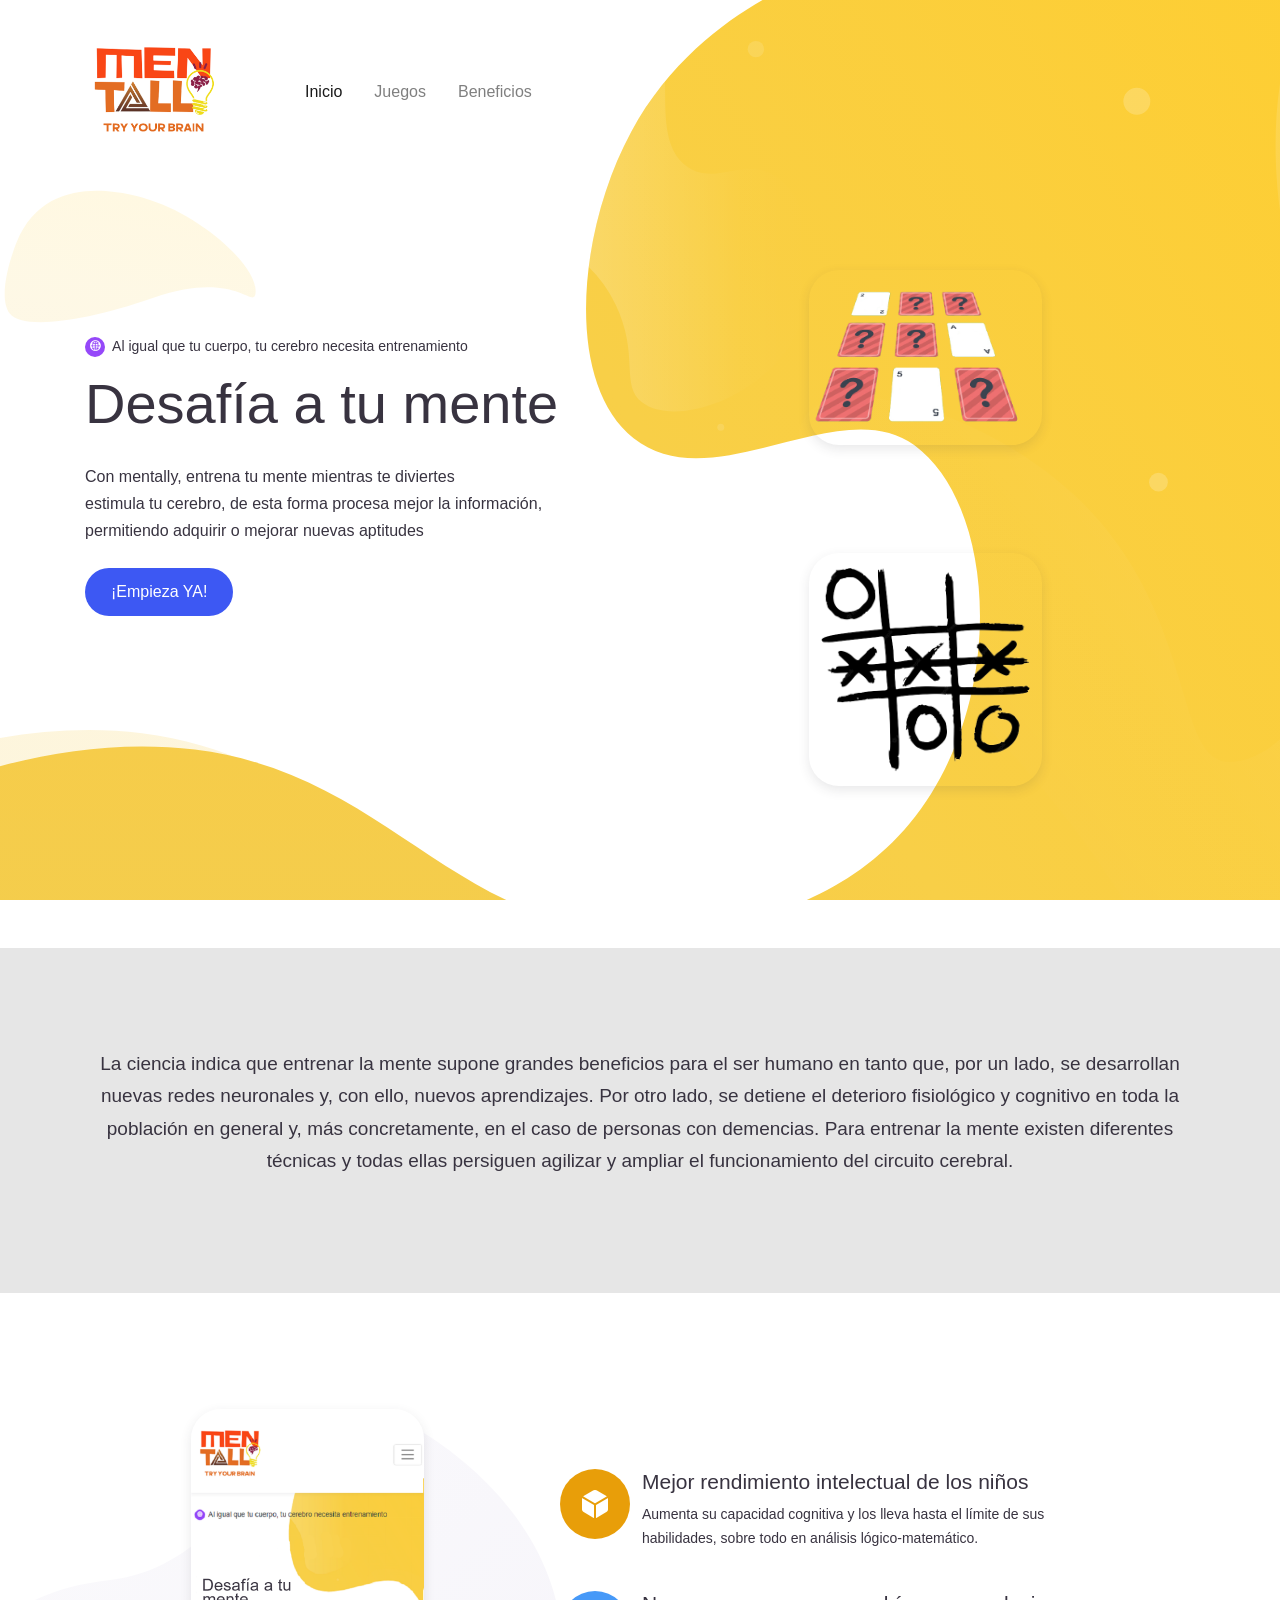
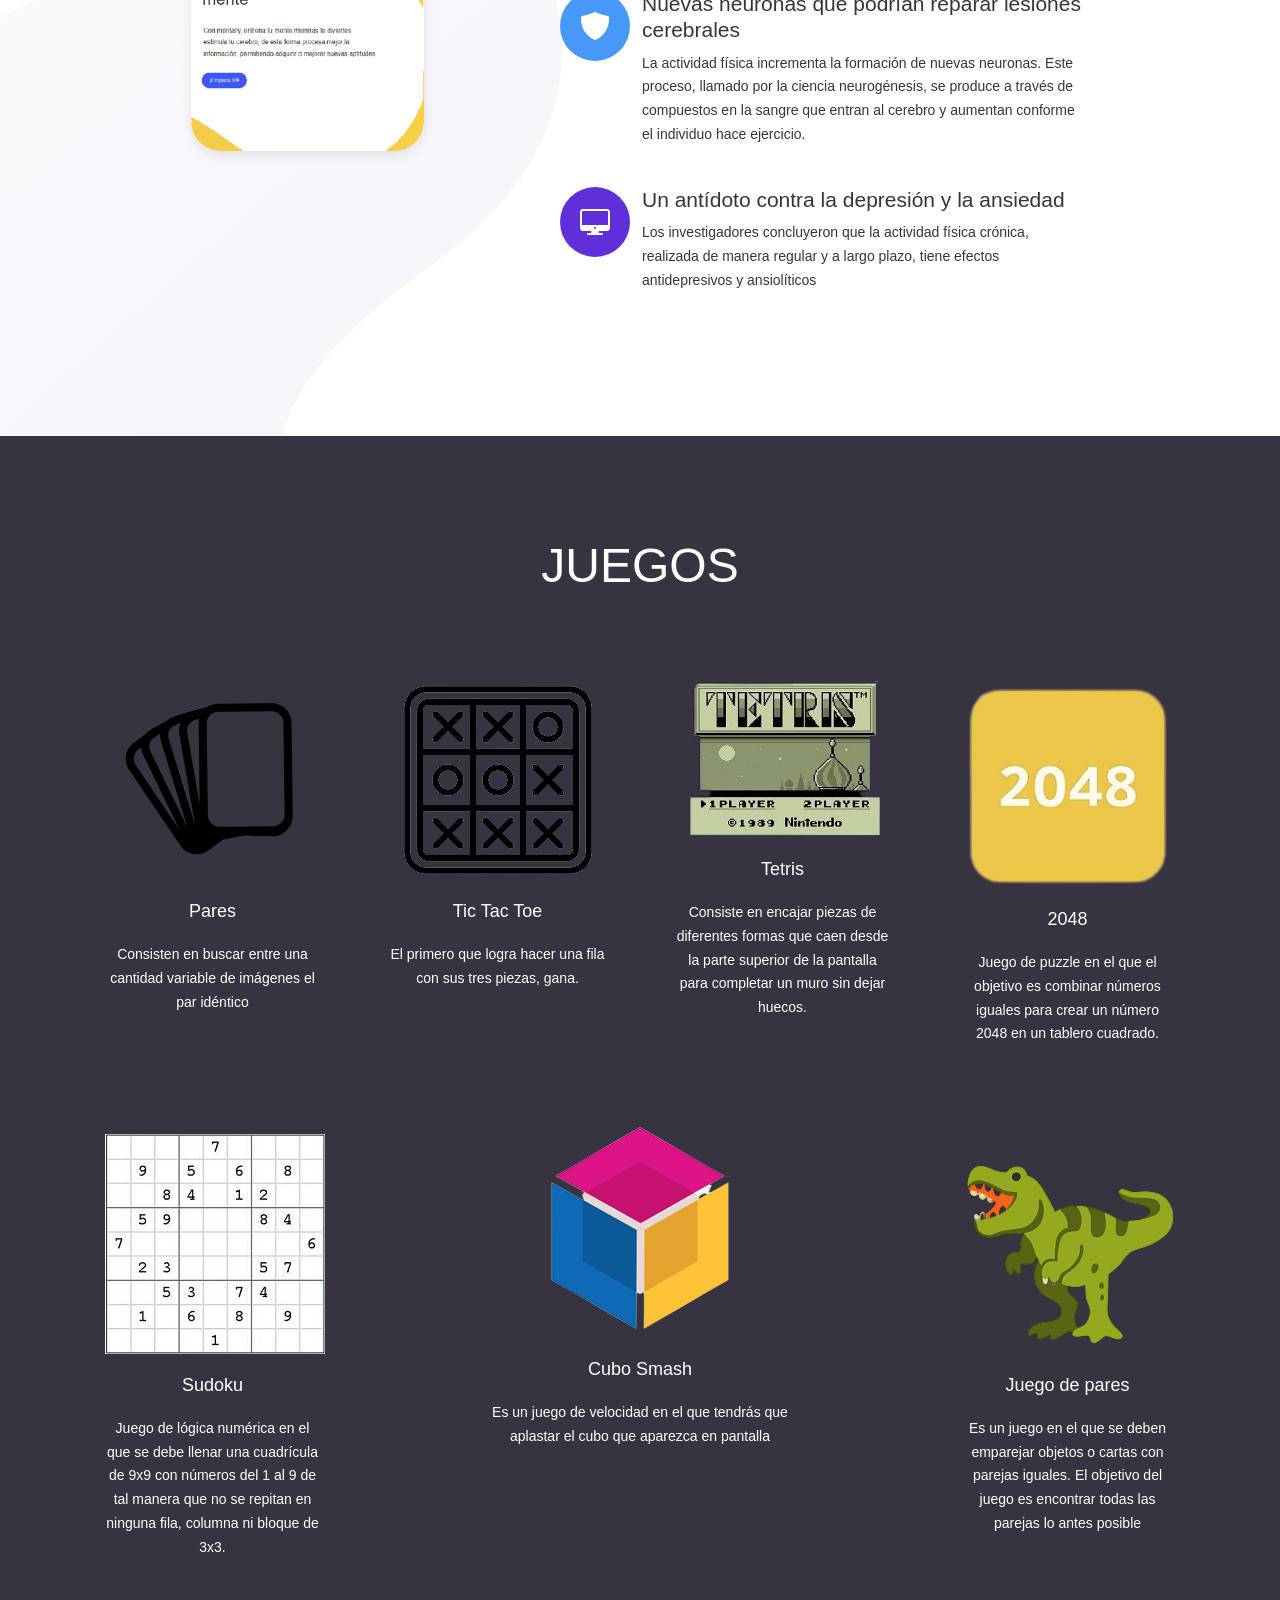
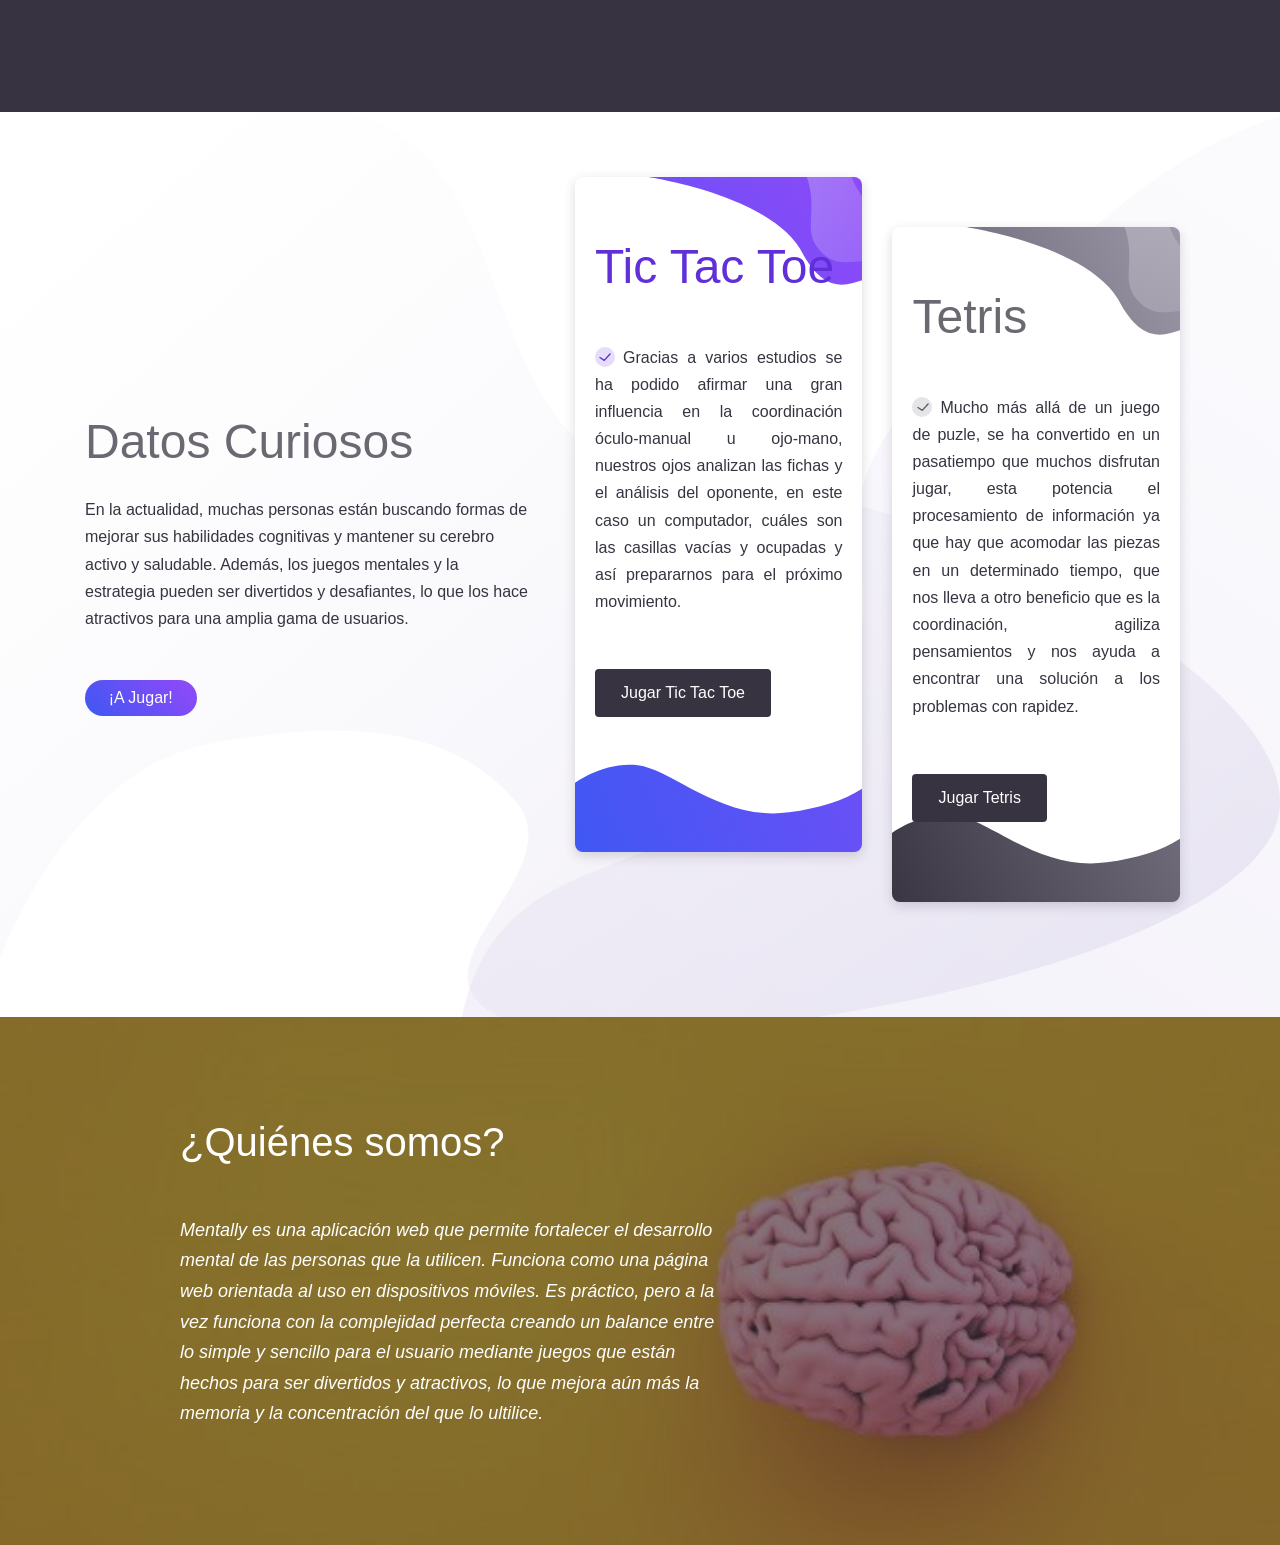
<file: index.html>
<!DOCTYPE html>
<html lang="en">

<head>
  <meta charset="UTF-8">
  <meta name="viewport" content="width=device-width, initial-scale=1.0">
  <meta http-equiv="X-UA-Compatible" content="ie=edge">
  <meta name="description" content="Mobile Application HTML5 Template">
  <meta name="copyright" content="MACode ID, https://www.macodeid.com/">
  <title>Mentally</title>
  <link rel="shortcut icon" href="/assets/mentally.png" type="image/x-icon">
  <link rel="stylesheet" href="/assets/css/maicons.css">
  <link rel="stylesheet" href="/assets/vendor/animate/animate.css">
  <link rel="stylesheet" href="/assets/vendor/owl-carousel/css/owl.carousel.min.css">
  <link rel="stylesheet" href="/assets/css/bootstrap.css">
  <link rel="stylesheet" href="/assets/css/mobster.css">
</head>

<body>
<!-- Contenedor Superior -->
  <nav class="navbar navbar-expand-lg navbar-light navbar-floating">
    <div class="container">
      <a class="navbar-brand" href="#">
        <img src="/assets/mentally.png" alt="" width="140">
      </a>
      <button class="navbar-toggler" type="button" data-toggle="collapse" data-target="#navbarToggler"
        aria-controls="navbarToggler" aria-expanded="false" aria-label="Toggle navigation">
        <span class="navbar-toggler-icon"></span>
      </button>
      <div class="collapse navbar-collapse" id="navbarToggler">
        <ul class="navbar-nav ml-lg-5 mt-3 mt-lg-0">
          <li class="nav-item dropdown active">
          <li class="nav-item active">
            <a class="nav-link" href="index.html">Inicio</a>
          </li>
          </li>
          <li class="nav-item">
            <a class="nav-link" href="/rutes/about.html">Juegos</a>
          </li>
          <li class="nav-item">
            <a class="nav-link" href="/rutes/beneficios.html">Beneficios</a>
          </li>
        </ul>
      </div>
    </div>
  </nav>
<!-- Fin de Contenedor Superior -->

<!-- Portada -->
  <div class="page-hero-section bg-image hero-home-1" style="background-image: url(../assets/img/bg_hero_1.svg);">
    <div class="hero-caption pt-5">
      <div class="container h-100">
        <div class="row align-items-center h-100">
          <div class="col-lg-6 wow fadeInUp">
            <div class="badge mb-2"><span class="icon mr-1"><span class="mai-globe"></span></span> Al igual que tu
              cuerpo, tu cerebro necesita entrenamiento </div>
            <h1 class="mb-4">Desafía a tu mente</h1>
            <p class="mb-4">Con mentally, entrena tu mente mientras te diviertes <br>
              estimula tu cerebro, de esta forma procesa mejor la información, permitiendo adquirir o mejorar nuevas
              aptitudes</p>
            <a href="#juegos" class="btn btn-primary rounded-pill">¡Empieza YA!</a>
          </div>
          <div class="col-lg-6 d-none d-lg-block wow zoomIn">
            <div class="img-place mobile-preview shadow floating-animate">
              <img src="/assets/img/app_preview_1.png" alt="">
            </div>
            <div class="img-place mobile-preview shadow floating-animate">
              <img src="/assets/img/tic.png" alt="">
            </div>
          </div>
        </div>
      </div>
    </div>
  </div>
<!--FIn de Portada-->

<!-- Indicador  -->
  <div class="page-section mt-5" style="background-color:#e6e6e6">
    <div class="container">
      <p style="font-family:arial,helvética; font-size: 19px; text-align: center;">La ciencia indica que entrenar la
        mente supone grandes beneficios para el ser humano en tanto que, por un lado, se desarrollan nuevas redes
        neuronales y, con ello, nuevos aprendizajes. Por otro lado, se detiene el deterioro fisiológico y cognitivo en
        toda la población en general y, más concretamente, en el caso de personas con demencias. Para entrenar la mente
        existen diferentes técnicas y todas ellas persiguen agilizar y ampliar el funcionamiento del circuito cerebral.
      </p>
    </div>
  </div> 
<!-- FIn de Indicador -->

<!-- Características de Mentally-->
  <div class="position-realive bg-image" style="background-image: url(/assets/img/pattern_1.svg);">
    <div class="page-section">
      <div class="container">
        <div class="row">
          <div class="col-lg-5 py-3">
            <div class="img-place mobile-preview shadow wow zoomIn">
              <img src="/assets/img/app_preview_2.png" alt="" width="400">
            </div>
          </div>
          <div class="col-lg-6 py-3 mt-lg-5">
            <div class="iconic-list">
              <div class="iconic-item wow fadeInUp">
                <div class="iconic-md iconic-text bg-warning fg-white rounded-circle">
                  <span class="mai-cube"></span>
                </div>
                <div class="iconic-content">
                  <h5>Mejor rendimiento intelectual de los niños</h5>
                  <p class="fs-small">Aumenta su capacidad cognitiva y los lleva hasta el límite de sus habilidades,
                    sobre todo en análisis lógico-matemático.</p>
                </div>
              </div>
              <div class="iconic-item wow fadeInUp">
                <div class="iconic-md iconic-text bg-info fg-white rounded-circle">
                  <span class="mai-shield"></span>
                </div>
                <div class="iconic-content">
                  <h5>Nuevas neuronas que podrían reparar lesiones cerebrales</h5>
                  <p class="fs-small">La actividad física incrementa la formación de nuevas neuronas. Este proceso,
                    llamado por la ciencia neurogénesis, se produce a través de compuestos en la sangre que entran al
                    cerebro y aumentan conforme el individuo hace ejercicio.</p>
                </div>
              </div>
              <div class="iconic-item wow fadeInUp">
                <div class="iconic-md iconic-text bg-indigo fg-white rounded-circle">
                  <span class="mai-desktop-outline"></span>
                </div>
                <div class="iconic-content">
                  <h5>Un antídoto contra la depresión y la ansiedad</h5>
                  <p class="fs-small">Los investigadores concluyeron que la actividad física crónica, realizada de
                    manera regular y a largo plazo, tiene efectos antidepresivos y ansiolíticos</p>
                </div>
              </div>
            </div>
          </div>
        </div>
      </div>
    </div>
<!-- Fin de Características de Mentally-->

<!-- Objetivos y Juegos -->
    <div class="page-section bg-dark fg-white" id="juegos">
      <div class="container">
        <h1 class="text-center"> JUEGOS</h1>
        <div class="row justify-content-center mt-5">
          <div class="col-md-6 col-lg-3 py-3">
            <div class="card card-body border-0 bg-transparent text-center wow zoomIn">
              <div class="mb-3">
                <a href="/rutes/pares.html">
                  <img src="/assets/img/icons/cartas.png" alt="">
                </a>
              </div>
              <p class="fs-large">Pares</p>
              <p class="fs-small fg-grey">Consisten en buscar entre una cantidad variable de imágenes el par idéntico
              </p>
            </div>
          </div>
          <div class="col-md-6 col-lg-3 py-3">
            <div class="card card-body border-0 bg-transparent text-center wow zoomIn" data-wow-delay="200ms">
              <div class="mb-3">
                <a href="/rutes/tiqui.html">
                  <img src="/assets/img/icons/tac.png" alt="">
                </a>
              </div>
              <p class="fs-large">Tic Tac Toe</p>
              <p class="fs-small fg-grey"> El primero que logra hacer una fila con sus tres piezas, gana.</p>
            </div>
          </div>
          <div class="col-md-6 col-lg-3 py-3">
            <div class="card card-body border-0 bg-transparent text-center wow zoomIn" data-wow-delay="400ms">
              <div class="mb-3">
                <a href="/rutes/tetris.html">
                  <img src="/assets/img/icons/tetris.png" alt=""> </a>
              </div>
              <p class="fs-large">Tetris</p>
              <p class="fs-small fg-grey">Consiste en encajar piezas de diferentes formas que caen desde la parte
                superior de la pantalla para completar un muro sin dejar huecos.</p>
            </div>
          </div>
          <div class="col-md-6 col-lg-3 py-3">
            <div class="card card-body border-0 bg-transparent text-center wow zoomIn" data-wow-delay="600ms">
              <div class="mb-3">
                <a href="/rutes/2048.html">
                  <img src="/assets/img/icons/2048.png" alt=""> </a>
              </div>
              <p class="fs-large">2048</p>
              <p class="fs-small fg-grey">Juego de puzzle en el que el objetivo es combinar números iguales para crear
                un número 2048 en un tablero cuadrado. </p>
            </div>
          </div>
          <div class="col-md-6 col-lg-3 py-3">
            <div class="card card-body border-0 bg-transparent text-center wow zoomIn" data-wow-delay="800ms">
              <div class="mb-3">
                <a href="/rutes/sudoku.html">
                  <img src="/assets/img/icons/sudoku.jpg" alt=""> </a>
              </div>
              <p class="fs-large">Sudoku</p>
              <p class="fs-small fg-grey">Juego de lógica numérica en el que se debe llenar una cuadrícula de 9x9 con
                números del 1 al 9 de tal manera que no se repitan en ninguna fila, columna ni bloque de 3x3.</p>
            </div>
          </div>
          <div class="card card-body border-0 bg-transparent text-center wow zoomIn" data-wow-delay="200ms">
            <div class="mb-3">
              <a href="/rutes/cubo.html">
                <img src="/assets/img/icons/cubo.png" alt=""> </a>
            </div>
            <p class="fs-large">Cubo Smash</p>
            <p class="fs-small fg-grey"> Es un juego de velocidad en el que tendrás que </br>aplastar el cubo que
              aparezca en pantalla</p>
          </div>
          <div class="col-md-6 col-lg-3 py-3">
            <div class="card card-body border-0 bg-transparent text-center wow zoomIn" data-wow-delay="100ms">
              <div class="mb-3">
                <a href="/rutes/dino.html">
                  <img src="/assets/img/icons/dino.png" alt=""> </a>
              </div>
              <p class="fs-large">Juego de pares</p>
              <p class="fs-small fg-grey">Es un juego en el que se deben emparejar objetos o cartas con parejas iguales.
                El objetivo del juego es encontrar todas las parejas lo antes posible</p>
            </div>
          </div>
        </div>
      </div>
    </div>
<!-- Fin de Objetivos y Juegos-->

<!-- Que curioso-->
    <div class="page-section bg-image" style="background-image: url(../assets/img/pattern_2.svg);">
      <div class="container">
        <div class="row justify-content-center align-items-center">
          <div class="col-lg-5 mb-5 mb-lg-0 wow fadeInUp">
            <h1 class="mb-4">Datos Curiosos</h1>
            <p class="mb-5">En la actualidad, muchas personas están buscando formas de mejorar sus habilidades
              cognitivas y mantener su cerebro activo y saludable. Además, los juegos mentales y la estrategia pueden
              ser divertidos y desafiantes, lo que los hace atractivos para una amplia gama de usuarios.</p>
            <a href="#juegos" class="btn btn-gradient btn-split-icon rounded-pill">
              <span></span> &nbsp&nbsp&nbsp&nbsp¡A Jugar!
            </a>
          </div>
          <div class="col-lg-7">
            <div class="pricing-table">
              <div class="pricing-item active wow zoomIn">
                <div class="pricing-header">
                  <h1 class="fw-normal">Tic Tac Toe</h1>
                </div>
                <div class="pricing-body">
                  <ul class="theme-list">
                    <li class="list-item" style="text-align: justify;">Gracias a varios estudios se ha podido afirmar
                      una gran influencia en la coordinación óculo-manual u ojo-mano, nuestros ojos analizan las fichas
                      y el análisis del oponente, en este caso un computador, cuáles son las casillas vacías y ocupadas
                      y así prepararnos para el próximo movimiento.</li>
                  </ul>
                </div>
                <a href="/rutes/tiqui.html">
                  <button class="btn btn-dark"> Jugar Tic Tac Toe</button> </a>
              </div>
              <div class="pricing-item wow zoomIn" data-wow-delay="200ms">
                <div class="pricing-header">
                  <h1 class="fw-normal">Tetris</h1>
                </div>
                <div class="pricing-body">
                  <ul class="theme-list">
                    <li class="list-item" style="text-align: justify;">Mucho más allá de un juego de puzle, se ha
                      convertido en un pasatiempo que muchos disfrutan jugar, esta potencia el procesamiento de
                      información ya que hay que acomodar las piezas en un determinado tiempo, que nos lleva a otro
                      beneficio que es la coordinación, agiliza pensamientos y nos ayuda a encontrar una solución a los
                      problemas con rapidez.</li>
                  </ul>
                </div>
                <a href="/rutes/tetris.html">
                  <button class="btn btn-dark">Jugar Tetris</button> </a>
              </div>
            </div>
          </div>
        </div>
      </div>
    </div>
<!--End-->

<!-- Sobre nosotros-->
    <div class="page-section bg-image bg-image-overlay-dark"
      style="background-image: url(/assets/img/bg_testimonials.jpg);">
      <div class="container fg-white">
        <div class="row">
          <div class="col-md-8 col-lg-6 offset-lg-1 wow fadeInUp">
            <h2 class="mb-5 fg-white fw-normal">¿Quiénes somos?</h2>
            <p class="fs-large font-italic">Mentally es una aplicación web que permite fortalecer el desarrollo mental
              de las personas que la utilicen. Funciona como una página web orientada al uso en dispositivos móviles. Es
              práctico, pero a la vez funciona con la complejidad perfecta creando un balance entre lo simple y sencillo
              para el usuario
              mediante juegos que están hechos para ser divertidos y atractivos, lo que mejora aún más la memoria y la
              concentración del que lo ultilice.
            </p>
          </div>
        </div>
      </div>
    </div>
<!-- Fin de Sobre nosotros-->


    <script src="/assets/js/jquery-3.5.1.min.js"></script>
    <script src="/assets/js/bootstrap.bundle.min.js"></script>
    <script src="/assets/vendor/owl-carousel/js/owl.carousel.min.js"></script>
    <script src="/assets/vendor/wow/wow.min.js"></script>
    <script src="/assets/js/mobster.js"></script>

</body>
</html>
</file>
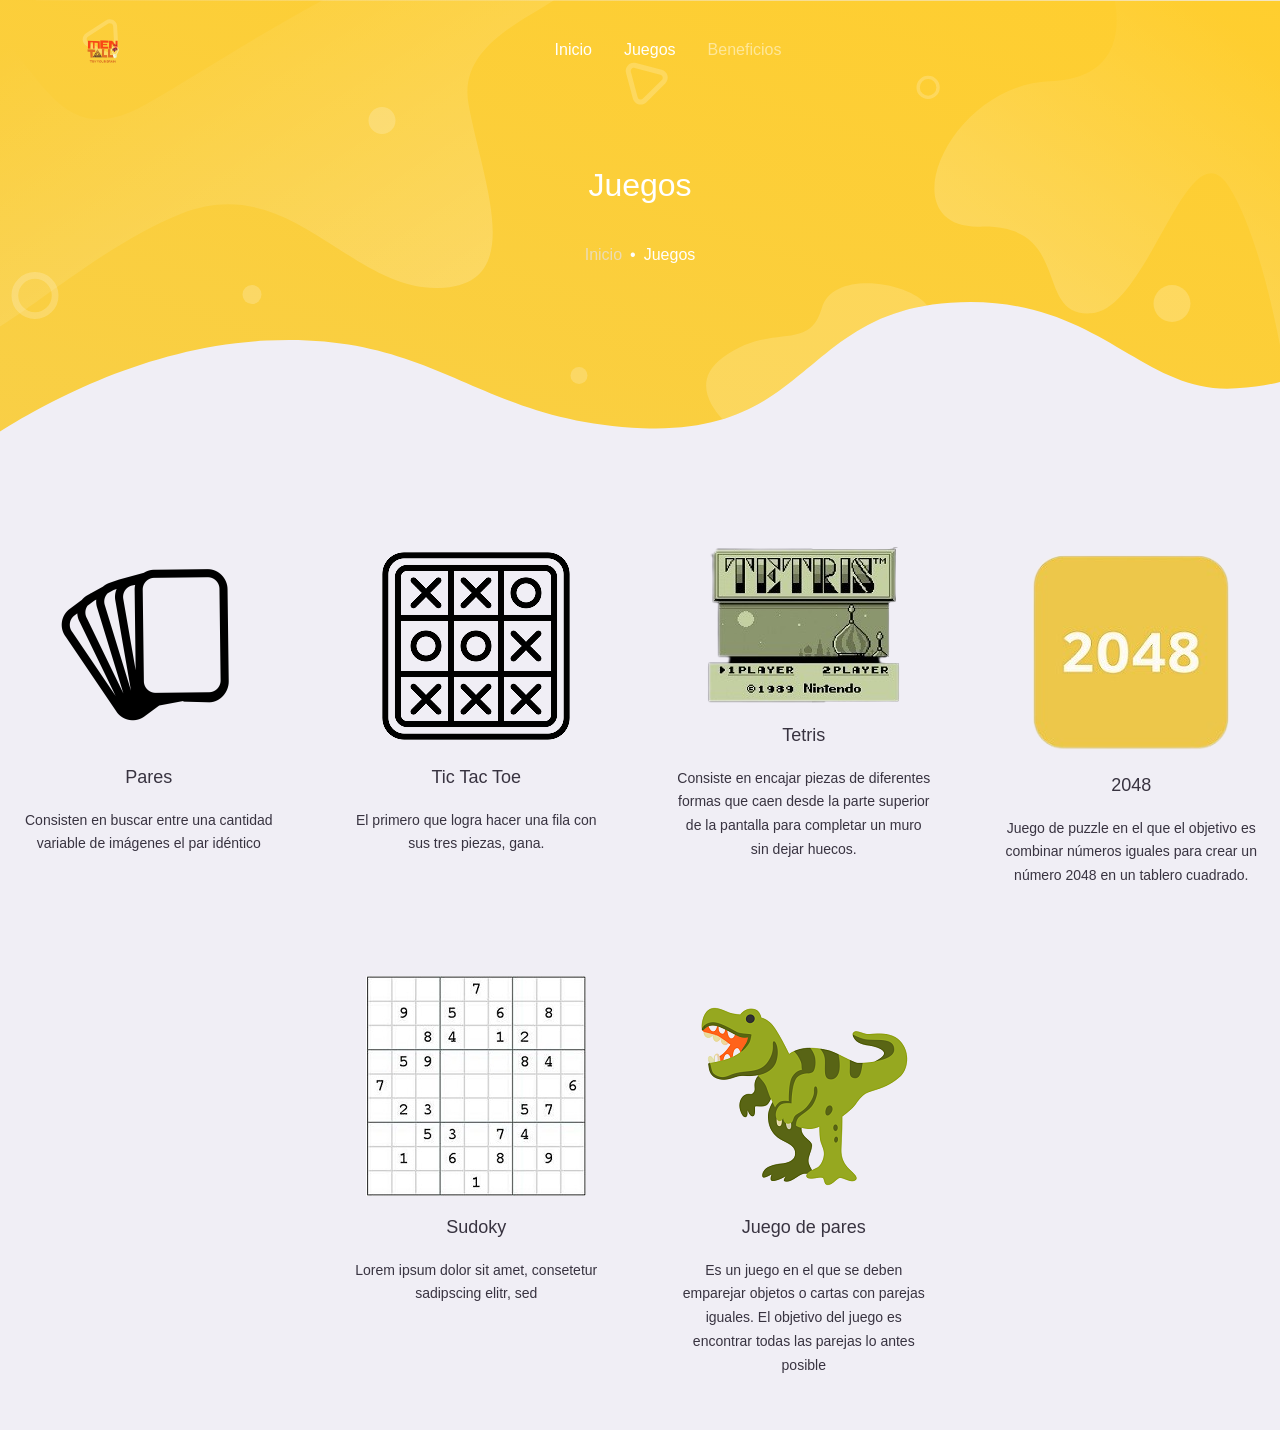
<file: rutes/about.html>
<!DOCTYPE html>
<html lang="en">
<head>
  <meta charset="UTF-8">
  <meta name="viewport" content="width=device-width, initial-scale=1.0">
  <meta http-equiv="X-UA-Compatible" content="ie=edge">
  <meta name="description" content="Mobile Application HTML5 Template">
  <meta name="copyright" content="MACode ID, https://www.macodeid.com/">
  <title>Mentally</title>
  <link rel="shortcut icon" href="/assets/mentallys.png" type="image/x-icon">
  <link rel="stylesheet" href="/assets/css/maicons.css">
  <link rel="stylesheet" href="/assets/vendor/animate/animate.css">
  <link rel="stylesheet" href="/assets/vendor/owl-carousel/css/owl.carousel.min.css">
  <link rel="stylesheet" href="/assets/css/bootstrap.css">
  <link rel="stylesheet" href="/assets/css/mobster.css">
</head>
<body>

<nav class="navbar navbar-expand-lg navbar-dark navbar-floating">
  <div class="container">
    <a class="navbar-brand" href="index.html">
      <img src="/assets/mentallys.png" alt="" width="40">
    </a>
    <button class="navbar-toggler" type="button" data-toggle="collapse" data-target="#navbarToggler" aria-controls="navbarToggler" aria-expanded="false" aria-label="Toggle navigation">
      <span class="navbar-toggler-icon"></span>
    </button>
    <div class="collapse navbar-collapse" id="navbarToggler">
      <ul class="navbar-nav ml-auto mt-2 mt-lg-0">
        <li class="nav-item active">
          <a class="nav-link" href="index.html">Inicio</a>
        </li>
        <li class="nav-item active">
          <a class="nav-link" href="/rutes/about.html">Juegos</a>
        </li>
        <li class="nav-item">
          <a class="nav-link" href="/rutes/beneficios.html">Beneficios</a>
        </li>
      </ul>
      <div class="ml-auto my-2 my-lg-0">
      </div>
    </div>
  </div>
</nav>

<main class="bg-light">

<div class="page-hero-section bg-image hero-mini" style="background-image: url(/assets/img/hero_mini.svg);">
  <div class="hero-caption">
    <div class="container fg-white h-100">
      <div class="row justify-content-center align-items-center text-center h-100">
        <div class="col-lg-6">
          <h3 class="mb-4 fw-medium">Juegos</h3>
          <nav aria-label="breadcrumb">
            <ol class="breadcrumb breadcrumb-dark justify-content-center bg-transparent">
              <li class="breadcrumb-item"><a href="index.html">Inicio</a></li>
              <li class="breadcrumb-item active" aria-current="page">Juegos</li>
            </ol>
          </nav>
        </div>
      </div>
    </div>
  </div>
</div>

    <div class="row justify-content-center mt-5">
      <div class="col-md-6 col-lg-3 py-3">
        <div class="card card-body border-0 bg-transparent text-center wow zoomIn">
          <div class="mb-3">
            <a href="/rutes/pares.html">
            <img src="/assets/img/icons/cartas.png" alt="">
          </a>
          </div>
          <p class="fs-large">Pares</p>
          <p class="fs-small fg-grey">Consisten en buscar entre una cantidad variable de imágenes el par idéntico</p>
        </div>
      </div>
      <div class="col-md-6 col-lg-3 py-3">
        <div class="card card-body border-0 bg-transparent text-center wow zoomIn" data-wow-delay="200ms">
          <div class="mb-3">
            <a href="/rutes/tiqui.html">
            <img src="/assets/img/icons/tac.png" alt="">
          </a>
          </div>
          <p class="fs-large">Tic Tac Toe</p>
          
          <p class="fs-small fg-grey"> El primero que logra hacer una fila con sus tres piezas, gana.</p>
        </div>
      </div>
      <div class="col-md-6 col-lg-3 py-3">
        <div class="card card-body border-0 bg-transparent text-center wow zoomIn" data-wow-delay="400ms">
          <div class="mb-3">
            <a href="/rutes/tetris.html">
            <img src="/assets/img/icons/tetris.png" alt=""> </a>
          </div>
          <p class="fs-large">Tetris</p>
          <p class="fs-small fg-grey">Consiste en encajar piezas de diferentes formas  que caen desde la parte superior de la pantalla para completar un muro sin dejar huecos.</p>
        </div>
      </div>
      <div class="col-md-6 col-lg-3 py-3">
        <div class="card card-body border-0 bg-transparent text-center wow zoomIn" data-wow-delay="600ms">
          <div class="mb-3">
            <a href="/rutes/2048.html">
            <img src="/assets/img/icons/2048.png" alt=""> </a>
          </div>
          <p class="fs-large">2048</p>
          <p class="fs-small fg-grey">Juego de puzzle en el que el objetivo es combinar números iguales para crear un número 2048 en un tablero cuadrado. </p>
        </div>
      </div>
      <div class="col-md-6 col-lg-3 py-3">
        <div class="card card-body border-0 bg-transparent text-center wow zoomIn" data-wow-delay="800ms">
          <div class="mb-3">
            <a href="/rutes/sudoku.html">
            <img src="/assets/img/icons/sudoku.jpg" alt=""> </a>
          </div>
          <p class="fs-large">Sudoky</p>
          <p class="fs-small fg-grey">Lorem ipsum dolor sit amet, consetetur sadipscing elitr, sed</p>
        </div>
      </div>
      <div class="col-md-6 col-lg-3 py-3">
        <div class="card card-body border-0 bg-transparent text-center wow zoomIn" data-wow-delay="1000ms">
          <div class="mb-3">
            <a href="/rutes/dino.html">
            <img src="/assets/img/icons/dino.png" alt=""> </a>
          </div>
          <p class="fs-large">Juego de pares</p>
          <p class="fs-small fg-grey">Es un juego en el que se deben emparejar objetos o cartas con parejas iguales. El objetivo del juego es encontrar todas las parejas lo antes posible</p>
        </div>
      </div>
    </div>
  </div>
</div>
</main>

<script src="/assets/js/jquery-3.5.1.min.js"></script>
<script src="/assets/js/bootstrap.bundle.min.js"></script>
<script src="/assets/vendor/owl-carousel/js/owl.carousel.min.js"></script>
<script src="/assets/vendor/wow/wow.min.js"></script>
<script src="/assets/js/mobster.js"></script>

</body>
</html>
</file>
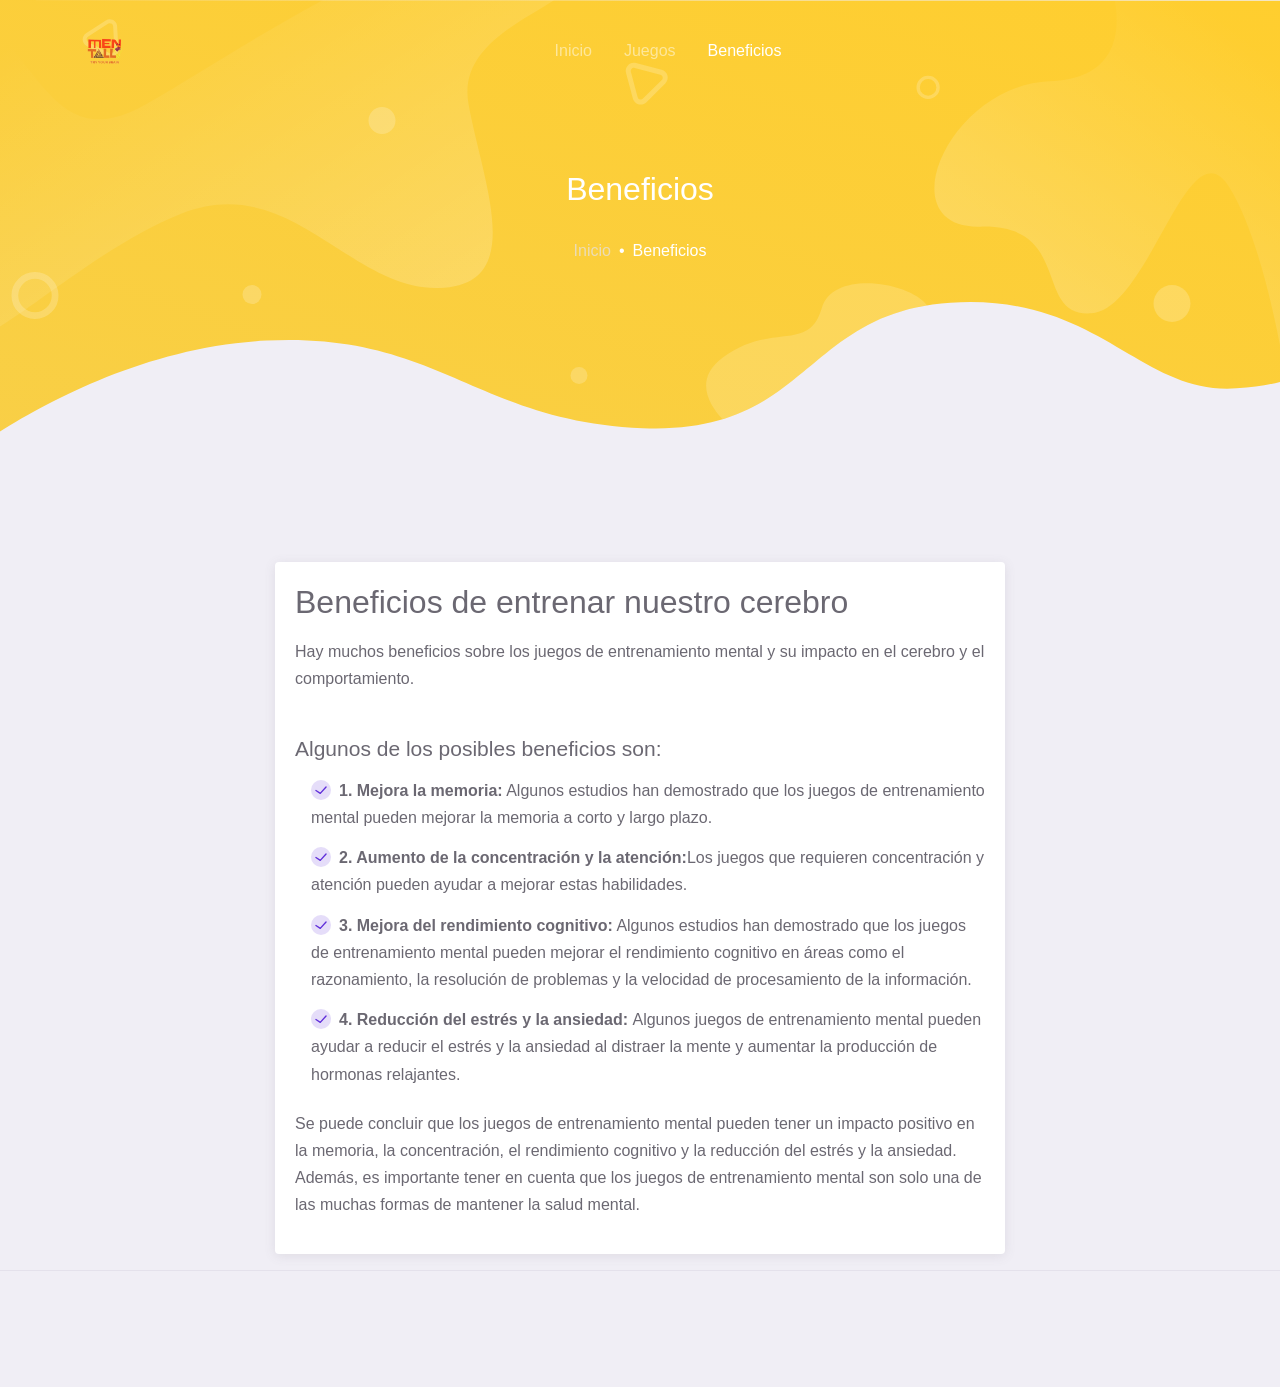
<file: rutes/beneficios.html>
<!DOCTYPE html>
<html lang="en">
<head>
  <meta charset="UTF-8">
  <meta name="viewport" content="width=device-width, initial-scale=1.0">
  <meta http-equiv="X-UA-Compatible" content="ie=edge">
  <meta name="description" content="Mobile Application HTML5 Template">
  <meta name="copyright" content="MACode ID, https://www.macodeid.com/">
  <title>Mentally</title>
  <link rel="shortcut icon" href="/assets/mentallys.png" type="image/x-icon">
  <link rel="stylesheet" href="/assets/css/maicons.css">
  <link rel="stylesheet" href="/assets/vendor/animate/animate.css">
  <link rel="stylesheet" href="/assets/vendor/owl-carousel/css/owl.carousel.min.css">
  <link rel="stylesheet" href="/assets/css/bootstrap.css">
  <link rel="stylesheet" href="/assets/css/mobster.css">
</head>
<body>

<nav class="navbar navbar-expand-lg navbar-dark navbar-floating">
  <div class="container">
    <a class="navbar-brand" href="index.html">
      <img src="/assets/mentally.png" alt="" width="40">
    </a>
    <button class="navbar-toggler" type="button" data-toggle="collapse" data-target="#navbarToggler" aria-controls="navbarToggler" aria-expanded="false" aria-label="Toggle navigation">
      <span class="navbar-toggler-icon"></span>
    </button>
    <div class="collapse navbar-collapse" id="navbarToggler">
      <ul class="navbar-nav ml-auto mt-2 mt-lg-0">
        <li class="nav-item">
          <a class="nav-link" href="index.html">Inicio</a>
        </li>
        <li class="nav-item">
          <a class="nav-link" href="/rutes/about.html">Juegos</a>
        </li>
        <li class="nav-item active">
          <a class="nav-link" href="/rutes/beneficios.html">Beneficios</a>
        </li>
      </ul>
      <div class="ml-auto my-2 my-lg-0">
      </div>
    </div>
  </div>
</nav>

<div class="bg-light">

<div class="page-hero-section bg-image hero-mini" style="background-image: url(../assets/img/hero_mini.svg);">
  <div class="hero-caption">
    <div class="container fg-white h-100">
      <div class="row justify-content-center align-items-center text-center h-100">
        <div class="col-lg-6">
          <h3 class="mb-3 fw-medium">Beneficios</h3>
          <nav aria-label="breadcrumb">
            <ol class="breadcrumb breadcrumb-dark justify-content-center bg-transparent">
              <li class="breadcrumb-item"><a href="index.html">Inicio</a></li>
              <li class="breadcrumb-item active" aria-current="page">Beneficios</li>
            </ol>
          </nav>
        </div>
      </div>
    </div>
  </div>
</div>

<div class="page-section">
  <div class="container">
    <div class="row justify-content-center">
      <div class="col-lg-8">
        <div class="card-page">
          <h3 class="mb-3">Beneficios de entrenar nuestro cerebro</h3>
          <p>Hay muchos beneficios sobre los juegos de entrenamiento mental y su impacto en el cerebro y el comportamiento. </p>
<br/>
          <h5>Algunos de los posibles beneficios son:</h5>
          <ul class="theme-list">
            <li class="list-item"><b>1. Mejora la memoria:</b> Algunos estudios han demostrado que los juegos de entrenamiento mental pueden mejorar la memoria a corto y largo plazo.</li>
            <li class="list-item"><b>2. Aumento de la concentración y la atención:</b>Los juegos que requieren concentración y atención pueden ayudar a mejorar estas habilidades.</li>
            <li class="list-item"><b>3. Mejora del rendimiento cognitivo:</b> Algunos estudios han demostrado que los juegos de entrenamiento mental pueden mejorar el rendimiento cognitivo en áreas como el razonamiento, la resolución de problemas y la velocidad de procesamiento de la información.</li>
            <li class="list-item"><b>4. Reducción del estrés y la ansiedad: </b>Algunos juegos de entrenamiento mental pueden ayudar a reducir el estrés y la ansiedad al distraer la mente y aumentar la producción de hormonas relajantes.<li>
          </ul>
          <p>Se puede concluir que los juegos de entrenamiento mental pueden tener un impacto positivo en la memoria, la concentración, el rendimiento cognitivo y la reducción del estrés y la ansiedad. Además, es importante tener en cuenta que los juegos de entrenamiento mental son solo una de las muchas formas de mantener la salud mental.</p>
        </div>
</div>
<div class="page-footer-section bg-dark fg-white">        
      </div>
    </div>
  </div>
  <hr>

<script src="/assets/js/jquery-3.5.1.min.js"></script>
<script src="/assets/js/bootstrap.bundle.min.js"></script>
<script src="/assets/vendor/owl-carousel/js/owl.carousel.min.js"></script>
<script src="/assets/vendor/wow/wow.min.js"></script>
<script src="/assets/js/mobster.js"></script>

</body>
</html>
</file>
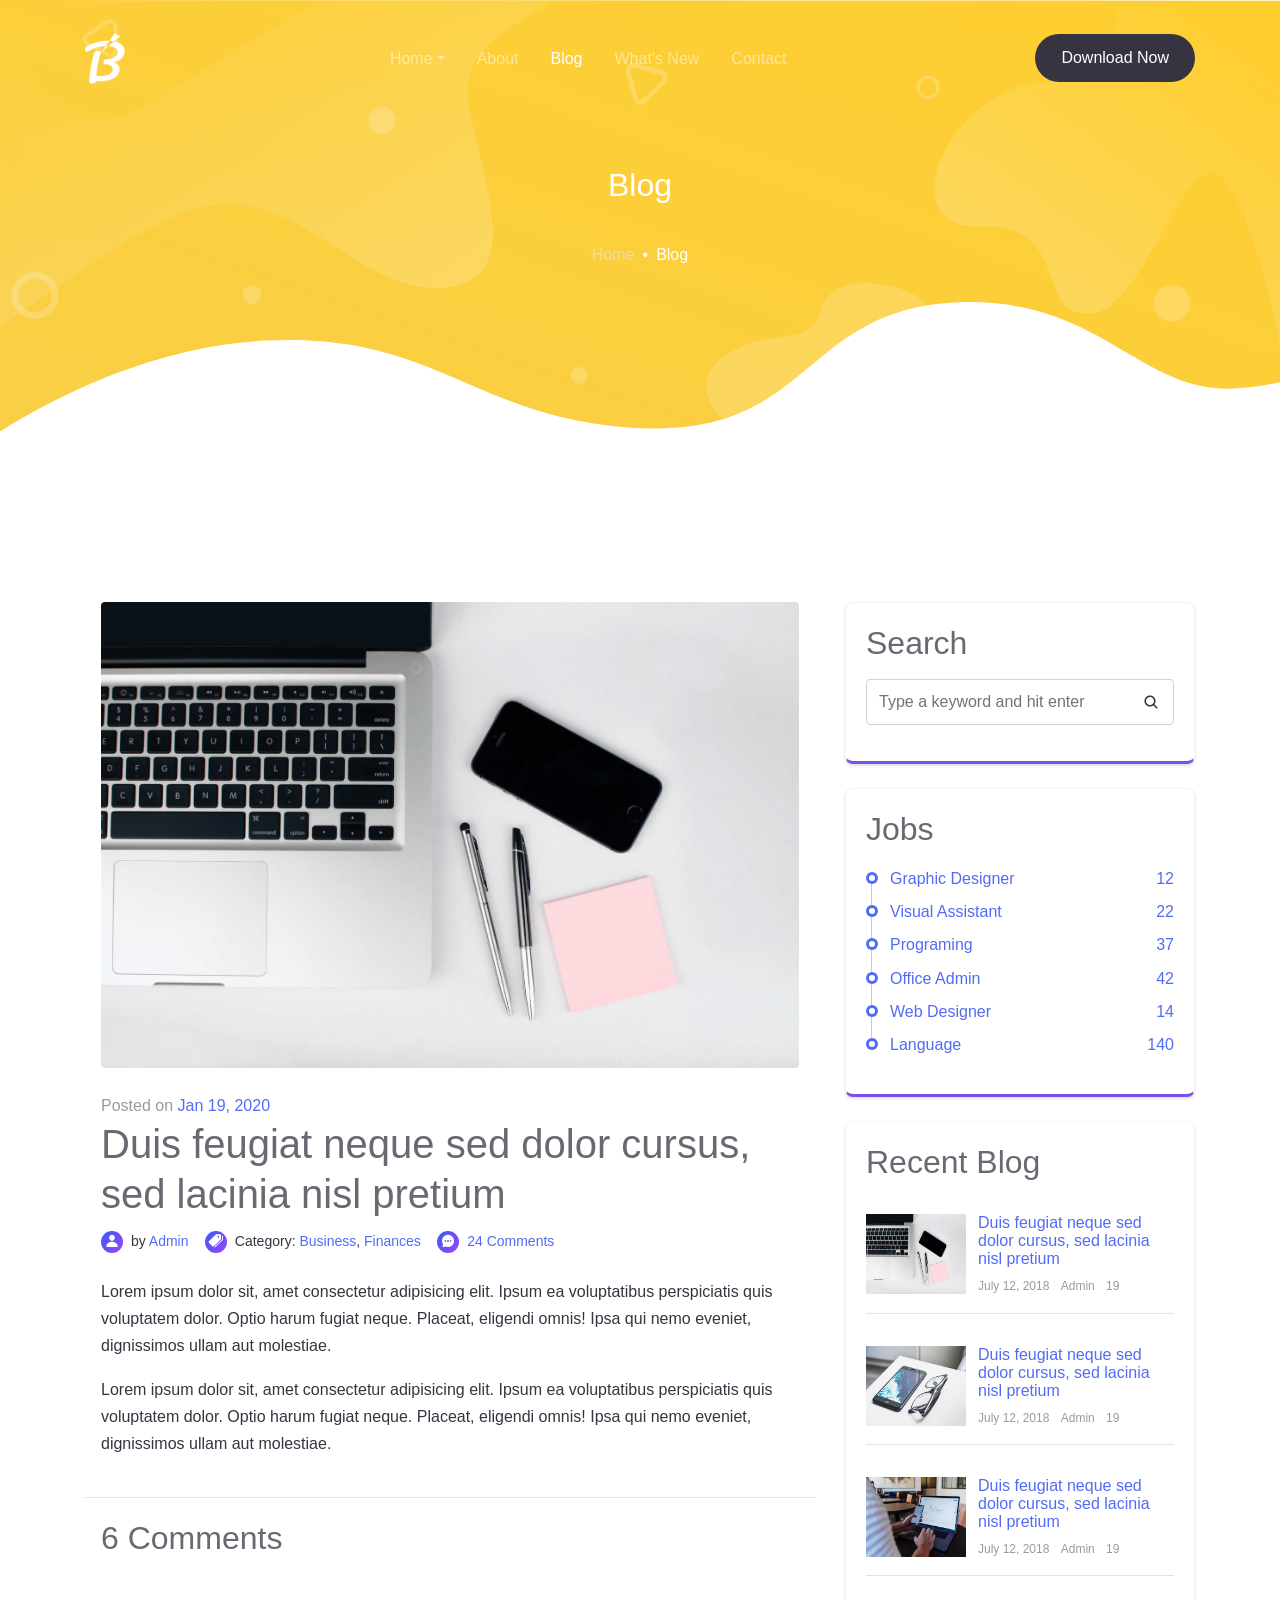
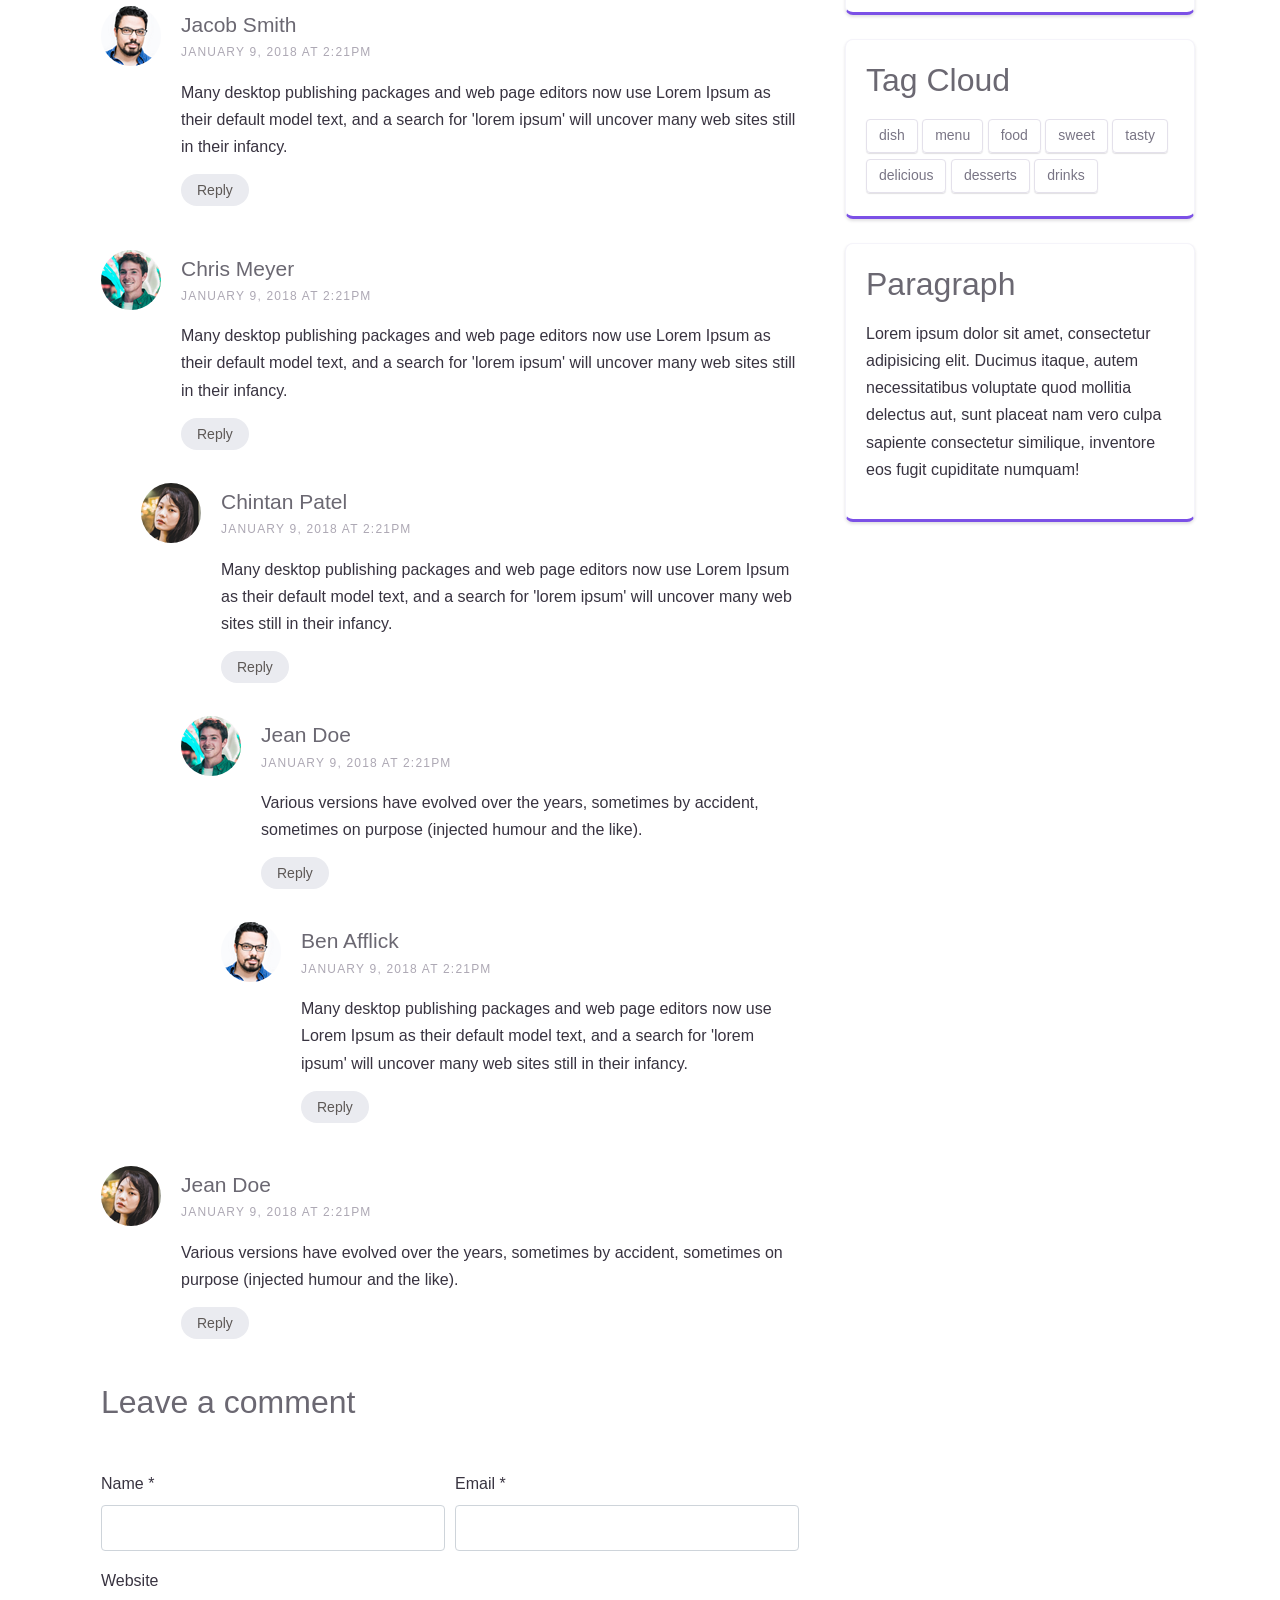
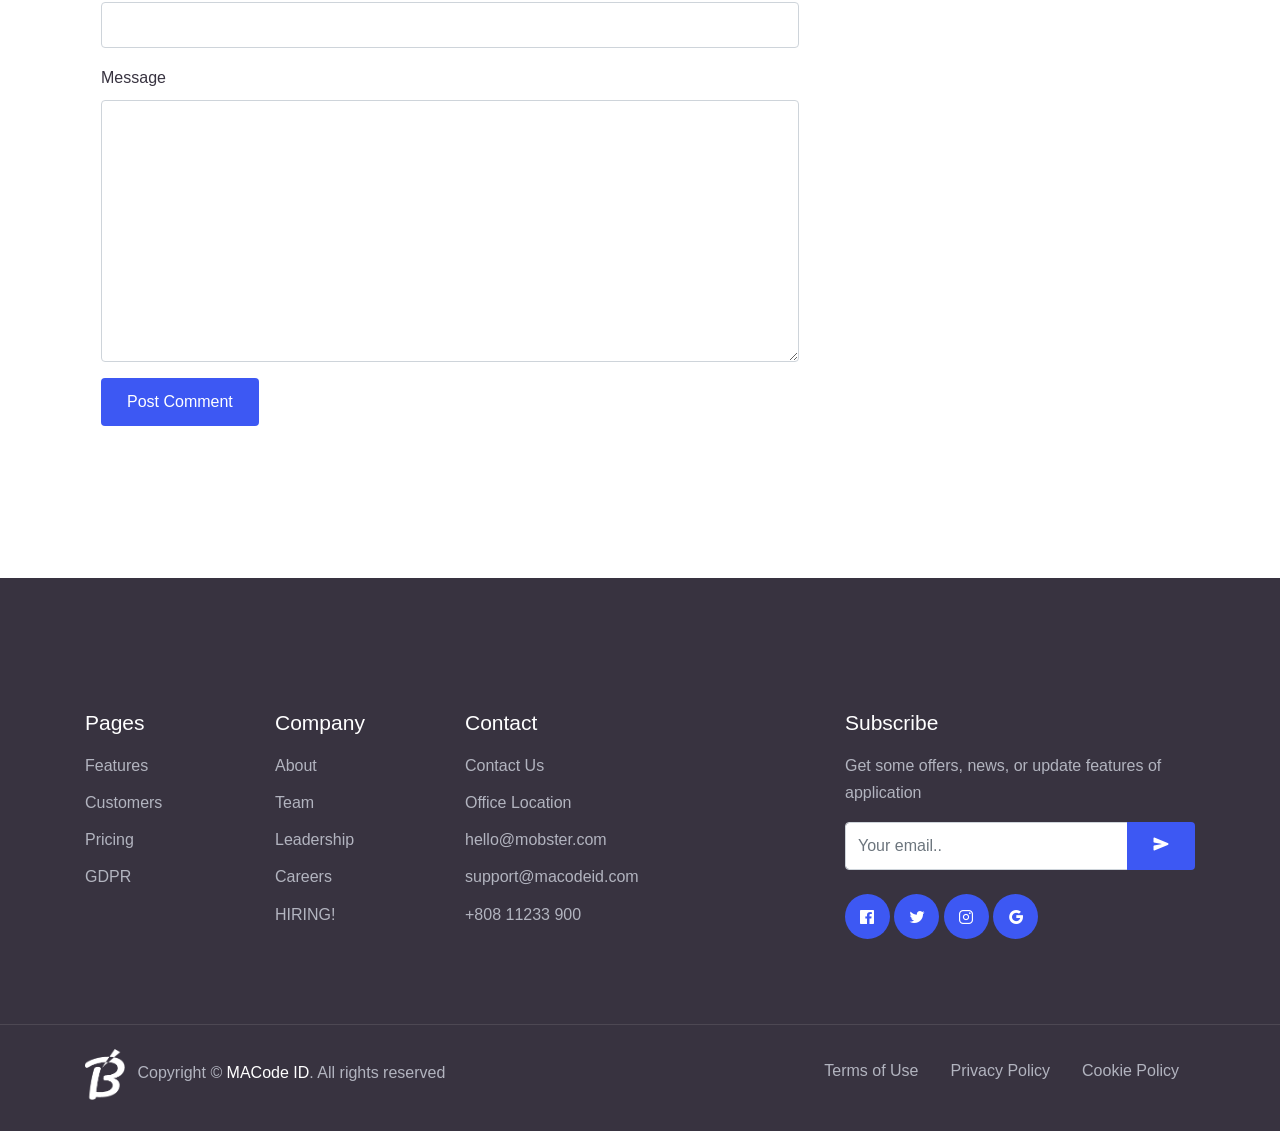
<file: rutes/blog-details.html>
<!DOCTYPE html>
<html lang="en">
  <head>
    <meta charset="UTF-8" />
    <meta name="viewport" content="width=device-width, initial-scale=1.0" />
    <meta http-equiv="X-UA-Compatible" content="ie=edge" />
    <meta name="description" content="Mobile Application HTML5 Template" />
    <meta name="copyright" content="MACode ID, https://www.macodeid.com/" />
    <title>Mobster - One page app template</title>
    <link rel="shortcut icon" href="/assets/favicon.png" type="image/x-icon" />
    <link rel="stylesheet" href="/assets/css/maicons.css" />
    <link rel="stylesheet" href="/assets/vendor/animate/animate.css" />
    <link
      rel="stylesheet"
      href="/assets/vendor/owl-carousel/css/owl.carousel.min.css"
    />
    <link rel="stylesheet" href="/assets/css/bootstrap.css" />
    <link rel="stylesheet" href="/assets/css/mobster.css" />
  </head>
  <body>
    <nav class="navbar navbar-expand-lg navbar-dark navbar-floating">
      <div class="container">
        <a class="navbar-brand" href="index.html">
          <img src="/assets/favicon-light.png" alt="" width="40" />
        </a>
        <button
          class="navbar-toggler"
          type="button"
          data-toggle="collapse"
          data-target="#navbarToggler"
          aria-controls="navbarToggler"
          aria-expanded="false"
          aria-label="Toggle navigation"
        >
          <span class="navbar-toggler-icon"></span>
        </button>
        <div class="collapse navbar-collapse" id="navbarToggler">
          <ul class="navbar-nav ml-auto mt-2 mt-lg-0">
            <li class="nav-item dropdown">
              <a
                class="nav-link dropdown-toggle"
                href="#"
                id="navbarDropdown"
                data-toggle="dropdown"
                aria-haspopup="true"
                aria-expanded="false"
                >Home</a
              >
              <div class="dropdown-menu" aria-labelledby="navbarDropdown">
                <a class="dropdown-item" href="index.html">Homepage 1</a>
                <a class="dropdown-item" href="/rutes/index-2.html"
                  >Homepage 2</a
                >
              </div>
            </li>
            <li class="nav-item">
              <a class="nav-link" href="/rutes/about.html">About</a>
            </li>
            <li class="nav-item active">
              <a class="nav-link" href="/rutes/blog.html">Blog</a>
            </li>
            <li class="nav-item">
              <a class="nav-link" href="/rutes/beneficios.html">What's New</a>
            </li>
            <li class="nav-item">
              <a class="nav-link" href="/rutes/contact.html">Contact</a>
            </li>
          </ul>
          <div class="ml-auto my-2 my-lg-0">
            <button class="btn btn-dark rounded-pill">Download Now</button>
          </div>
        </div>
      </div>
    </nav>
    <main>
      <div
        class="page-hero-section bg-image hero-mini"
        style="background-image: url(../assets/img/hero_mini.svg)"
      >
        <div class="hero-caption">
          <div class="container fg-white h-100">
            <div
              class="row justify-content-center align-items-center text-center h-100"
            >
              <div class="col-lg-6">
                <h3 class="mb-4 fw-medium">Blog</h3>
                <nav aria-label="breadcrumb">
                  <ol
                    class="breadcrumb breadcrumb-dark justify-content-center bg-transparent"
                  >
                    <li class="breadcrumb-item">
                      <a href="index.html">Home</a>
                    </li>
                    <li class="breadcrumb-item active" aria-current="page">
                      Blog
                    </li>
                  </ol>
                </nav>
              </div>
            </div>
          </div>
        </div>
      </div>

      <div class="page-section">
        <div class="container">
          <div class="row">
            <div class="col-lg-8 py-3">
              <article class="blog-single-entry">
                <div class="post-thumbnail">
                  <img src="/assets/img/blogs/blog_1.jpg" alt="" />
                </div>
                <div class="post-date">
                  Posted on <a href="#">Jan 19, 2020</a>
                </div>
                <h1 class="post-title">
                  Duis feugiat neque sed dolor cursus, sed lacinia nisl pretium
                </h1>
                <div class="entry-meta mb-4">
                  <div class="meta-item entry-author">
                    <div class="icon">
                      <span class="mai-person"></span>
                    </div>
                    by <a href="#">Admin</a>
                  </div>
                  <div class="meta-item">
                    <div class="icon">
                      <span class="mai-pricetags"></span>
                    </div>
                    Category:
                    <a href="#">Business</a>,
                    <a href="#">Finances</a>
                  </div>
                  <div class="meta-item">
                    <div class="icon">
                      <span class="mai-chatbubble-ellipses"></span>
                    </div>
                    <a href="#">24 Comments</a>
                  </div>
                </div>
                <div class="entry-content">
                  <p>
                    Lorem ipsum dolor sit, amet consectetur adipisicing elit.
                    Ipsum ea voluptatibus perspiciatis quis voluptatem dolor.
                    Optio harum fugiat neque. Placeat, eligendi omnis! Ipsa qui
                    nemo eveniet, dignissimos ullam aut molestiae.
                  </p>
                  <p>
                    Lorem ipsum dolor sit, amet consectetur adipisicing elit.
                    Ipsum ea voluptatibus perspiciatis quis voluptatem dolor.
                    Optio harum fugiat neque. Placeat, eligendi omnis! Ipsa qui
                    nemo eveniet, dignissimos ullam aut molestiae.
                  </p>
                </div>
              </article>

              <!-- Comments -->
              <div class="comment-area">
                <h3 class="mb-5">6 Comments</h3>
                <!-- Comment List -->
                <ul class="comment-list">
                  <li class="comment">
                    <div class="vcard bio">
                      <img
                        src="../assets/img/person/person_1.png"
                        alt="Image placeholder"
                      />
                    </div>
                    <div class="comment-body">
                      <h3>Jacob Smith</h3>
                      <div class="meta">January 9, 2018 at 2:21pm</div>
                      <p>
                        Many desktop publishing packages and web page editors
                        now use Lorem Ipsum as their default model text, and a
                        search for 'lorem ipsum' will uncover many web sites
                        still in their infancy.
                      </p>
                      <p><a href="#" class="reply">Reply</a></p>
                    </div>
                  </li>

                  <li class="comment">
                    <div class="vcard bio">
                      <img
                        src="../assets/img/person/person_2.png"
                        alt="Image placeholder"
                      />
                    </div>
                    <div class="comment-body">
                      <h3>Chris Meyer</h3>
                      <div class="meta">January 9, 2018 at 2:21pm</div>
                      <p>
                        Many desktop publishing packages and web page editors
                        now use Lorem Ipsum as their default model text, and a
                        search for 'lorem ipsum' will uncover many web sites
                        still in their infancy.
                      </p>
                      <p><a href="#" class="reply">Reply</a></p>
                    </div>

                    <ul class="children">
                      <li class="comment">
                        <div class="vcard bio">
                          <img
                            src="../assets/img/person/person_3.png"
                            alt="Image placeholder"
                          />
                        </div>
                        <div class="comment-body">
                          <h3>Chintan Patel</h3>
                          <div class="meta">January 9, 2018 at 2:21pm</div>
                          <p>
                            Many desktop publishing packages and web page
                            editors now use Lorem Ipsum as their default model
                            text, and a search for 'lorem ipsum' will uncover
                            many web sites still in their infancy.
                          </p>
                          <p><a href="#" class="reply">Reply</a></p>
                        </div>

                        <ul class="children">
                          <li class="comment">
                            <div class="vcard bio">
                              <img
                                src="../assets/img/person/person_2.png"
                                alt="Image placeholder"
                              />
                            </div>
                            <div class="comment-body">
                              <h3>Jean Doe</h3>
                              <div class="meta">January 9, 2018 at 2:21pm</div>
                              <p>
                                Various versions have evolved over the years,
                                sometimes by accident, sometimes on purpose
                                (injected humour and the like).
                              </p>
                              <p><a href="#" class="reply">Reply</a></p>
                            </div>

                            <ul class="children">
                              <li class="comment">
                                <div class="vcard bio">
                                  <img
                                    src="../assets/img/person/person_1.png"
                                    alt="Image placeholder"
                                  />
                                </div>
                                <div class="comment-body">
                                  <h3>Ben Afflick</h3>
                                  <div class="meta">
                                    January 9, 2018 at 2:21pm
                                  </div>
                                  <p>
                                    Many desktop publishing packages and web
                                    page editors now use Lorem Ipsum as their
                                    default model text, and a search for 'lorem
                                    ipsum' will uncover many web sites still in
                                    their infancy.
                                  </p>
                                  <p><a href="#" class="reply">Reply</a></p>
                                </div>
                              </li>
                            </ul>
                          </li>
                        </ul>
                      </li>
                    </ul>
                  </li>

                  <li class="comment">
                    <div class="vcard bio">
                      <img
                        src="../assets/img/person/person_3.png"
                        alt="Image placeholder"
                      />
                    </div>
                    <div class="comment-body">
                      <h3>Jean Doe</h3>
                      <div class="meta">January 9, 2018 at 2:21pm</div>
                      <p>
                        Various versions have evolved over the years, sometimes
                        by accident, sometimes on purpose (injected humour and
                        the like).
                      </p>
                      <p><a href="#" class="reply">Reply</a></p>
                    </div>
                  </li>
                </ul>
                <!-- END .comment-list -->

                <div class="comment-form-wrap pt-5">
                  <h3 class="mb-5">Leave a comment</h3>
                  <form action="#" class="">
                    <div class="form-row form-group">
                      <div class="col-md-6">
                        <label for="name">Name *</label>
                        <input type="text" class="form-control" id="name" />
                      </div>
                      <div class="col-md-6">
                        <label for="email">Email *</label>
                        <input type="email" class="form-control" id="email" />
                      </div>
                    </div>
                    <div class="form-group">
                      <label for="website">Website</label>
                      <input type="url" class="form-control" id="website" />
                    </div>

                    <div class="form-group">
                      <label for="message">Message</label>
                      <textarea
                        name="msg"
                        id="message"
                        cols="30"
                        rows="10"
                        class="form-control"
                      ></textarea>
                    </div>
                    <div class="form-group">
                      <input
                        type="submit"
                        value="Post Comment"
                        class="btn btn-primary"
                      />
                    </div>
                  </form>
                </div>
              </div>
              <!-- end comment -->
            </div>

            <!-- Sidebar -->
            <div class="col-lg-4 py-3">
              <div class="widget-wrap">
                <form action="#" class="search-form">
                  <h3 class="widget-title">Search</h3>
                  <div class="form-group">
                    <span class="icon mai-search"></span>
                    <input
                      type="text"
                      class="form-control"
                      placeholder="Type a keyword and hit enter"
                    />
                  </div>
                </form>
              </div>

              <div class="widget-wrap">
                <h3 class="widget-title">Jobs</h3>
                <ul class="categories">
                  <li>
                    <a href="#">Graphic Designer <span>12</span></a>
                  </li>
                  <li>
                    <a href="#">Visual Assistant <span>22</span></a>
                  </li>
                  <li>
                    <a href="#">Programing <span>37</span></a>
                  </li>
                  <li>
                    <a href="#">Office Admin <span>42</span></a>
                  </li>
                  <li>
                    <a href="#">Web Designer <span>14</span></a>
                  </li>
                  <li>
                    <a href="#">Language <span>140</span></a>
                  </li>
                </ul>
              </div>

              <div class="widget-wrap">
                <h3 class="widget-title">Recent Blog</h3>
                <div class="blog-widget">
                  <div class="blog-img">
                    <img src="../assets/img/blogs/blog_1.jpg" alt="" />
                  </div>
                  <div class="entry-footer">
                    <div class="blog-title mb-2">
                      <a href="#"
                        >Duis feugiat neque sed dolor cursus, sed lacinia nisl
                        pretium</a
                      >
                    </div>
                    <div class="meta">
                      <a href="#"
                        ><span class="icon-calendar"></span> July 12, 2018</a
                      >
                      <a href="#"><span class="icon-person"></span> Admin</a>
                      <a href="#"><span class="icon-chat"></span> 19</a>
                    </div>
                  </div>
                </div>
                <div class="blog-widget">
                  <div class="blog-img">
                    <img src="../assets/img/blogs/blog_2.jpg" alt="" />
                  </div>
                  <div class="entry-footer">
                    <div class="blog-title mb-2">
                      <a href="#"
                        >Duis feugiat neque sed dolor cursus, sed lacinia nisl
                        pretium</a
                      >
                    </div>
                    <div class="meta">
                      <a href="#"
                        ><span class="icon-calendar"></span> July 12, 2018</a
                      >
                      <a href="#"><span class="icon-person"></span> Admin</a>
                      <a href="#"><span class="icon-chat"></span> 19</a>
                    </div>
                  </div>
                </div>
                <div class="blog-widget">
                  <div class="blog-img">
                    <img src="../assets/img/blogs/blog_3.jpg" alt="" />
                  </div>
                  <div class="entry-footer">
                    <div class="blog-title mb-2">
                      <a href="#"
                        >Duis feugiat neque sed dolor cursus, sed lacinia nisl
                        pretium</a
                      >
                    </div>
                    <div class="meta">
                      <a href="#"
                        ><span class="icon-calendar"></span> July 12, 2018</a
                      >
                      <a href="#"><span class="icon-person"></span> Admin</a>
                      <a href="#"><span class="icon-chat"></span> 19</a>
                    </div>
                  </div>
                </div>
              </div>

              <div class="widget-wrap">
                <h3 class="widget-title">Tag Cloud</h3>
                <div class="tag-clouds">
                  <a href="#" class="tag-cloud-link">dish</a>
                  <a href="#" class="tag-cloud-link">menu</a>
                  <a href="#" class="tag-cloud-link">food</a>
                  <a href="#" class="tag-cloud-link">sweet</a>
                  <a href="#" class="tag-cloud-link">tasty</a>
                  <a href="#" class="tag-cloud-link">delicious</a>
                  <a href="#" class="tag-cloud-link">desserts</a>
                  <a href="#" class="tag-cloud-link">drinks</a>
                </div>
              </div>

              <div class="widget-wrap">
                <h3 class="widget-title">Paragraph</h3>
                <p>
                  Lorem ipsum dolor sit amet, consectetur adipisicing elit.
                  Ducimus itaque, autem necessitatibus voluptate quod mollitia
                  delectus aut, sunt placeat nam vero culpa sapiente consectetur
                  similique, inventore eos fugit cupiditate numquam!
                </p>
              </div>
            </div>
            <!-- end sidebar -->
          </div>
          <!-- .row -->
        </div>
      </div>
    </main>

    <footer class="page-footer-section bg-dark fg-white">
      <div class="container">
        <div class="row mb-5 py-3">
          <div class="col-sm-6 col-lg-2 py-3">
            <h5 class="mb-3">Pages</h5>
            <ul class="menu-link">
              <li><a href="#" class="">Features</a></li>
              <li><a href="#" class="">Customers</a></li>
              <li><a href="#" class="">Pricing</a></li>
              <li><a href="#" class="">GDPR</a></li>
            </ul>
          </div>
          <div class="col-sm-6 col-lg-2 py-3">
            <h5 class="mb-3">Company</h5>
            <ul class="menu-link">
              <li><a href="#" class="">About</a></li>
              <li><a href="#" class="">Team</a></li>
              <li><a href="#" class="">Leadership</a></li>
              <li><a href="#" class="">Careers</a></li>
              <li><a href="#" class="">HIRING!</a></li>
            </ul>
          </div>
          <div class="col-md-6 col-lg-4 py-3">
            <h5 class="mb-3">Contact</h5>
            <ul class="menu-link">
              <li><a href="#" class="">Contact Us</a></li>
              <li><a href="#" class="">Office Location</a></li>
              <li><a href="#" class="">hello@mobster.com</a></li>
              <li><a href="#" class="">support@macodeid.com</a></li>
              <li><a href="#" class="">+808 11233 900</a></li>
            </ul>
          </div>
          <div class="col-md-6 col-lg-4 py-3">
            <h5 class="mb-3">Subscribe</h5>
            <p>Get some offers, news, or update features of application</p>
            <form method="POST">
              <div class="input-group">
                <input
                  type="text"
                  class="form-control"
                  placeholder="Your email.."
                />
                <div class="input-group-append">
                  <button type="submit" class="btn btn-primary">
                    <span class="mai-send"></span>
                  </button>
                </div>
              </div>
            </form>

            <!-- Social Media Button -->
            <div class="mt-4">
              <a href="#" class="btn btn-fab btn-primary fg-white"
                ><span class="mai-logo-facebook"></span
              ></a>
              <a href="#" class="btn btn-fab btn-primary fg-white"
                ><span class="mai-logo-twitter"></span
              ></a>
              <a href="#" class="btn btn-fab btn-primary fg-white"
                ><span class="mai-logo-instagram"></span
              ></a>
              <a href="#" class="btn btn-fab btn-primary fg-white"
                ><span class="mai-logo-google"></span
              ></a>
            </div>
          </div>
        </div>
      </div>

      <hr />

      <div class="container">
        <div class="row">
          <div class="col-12 col-md-6 py-2">
            <img src="../assets/favicon-light.png" alt="" width="40" />
            <!-- Please don't remove or modify the credits below -->
            <p class="d-inline-block ml-2">
              Copyright &copy;
              <a href="https://www.macodeid.com/" class="fg-white fw-medium"
                >MACode ID</a
              >. All rights reserved
            </p>
          </div>
          <div class="col-12 col-md-6 py-2">
            <ul class="nav justify-content-end">
              <li class="nav-item">
                <a href="#" class="nav-link">Terms of Use</a>
              </li>
              <li class="nav-item">
                <a href="#" class="nav-link">Privacy Policy</a>
              </li>
              <li class="nav-item">
                <a href="#" class="nav-link">Cookie Policy</a>
              </li>
            </ul>
          </div>
        </div>
      </div>
    </footer>
    <!-- .page-footer -->

    <script src="../assets/js/jquery-3.5.1.min.js"></script>

    <script src="../assets/js/bootstrap.bundle.min.js"></script>

    <script src="../assets/vendor/owl-carousel/js/owl.carousel.min.js"></script>

    <script src="../assets/vendor/wow/wow.min.js"></script>

    <script src="../assets/js/mobster.js"></script>
  </body>
</html>
</file>
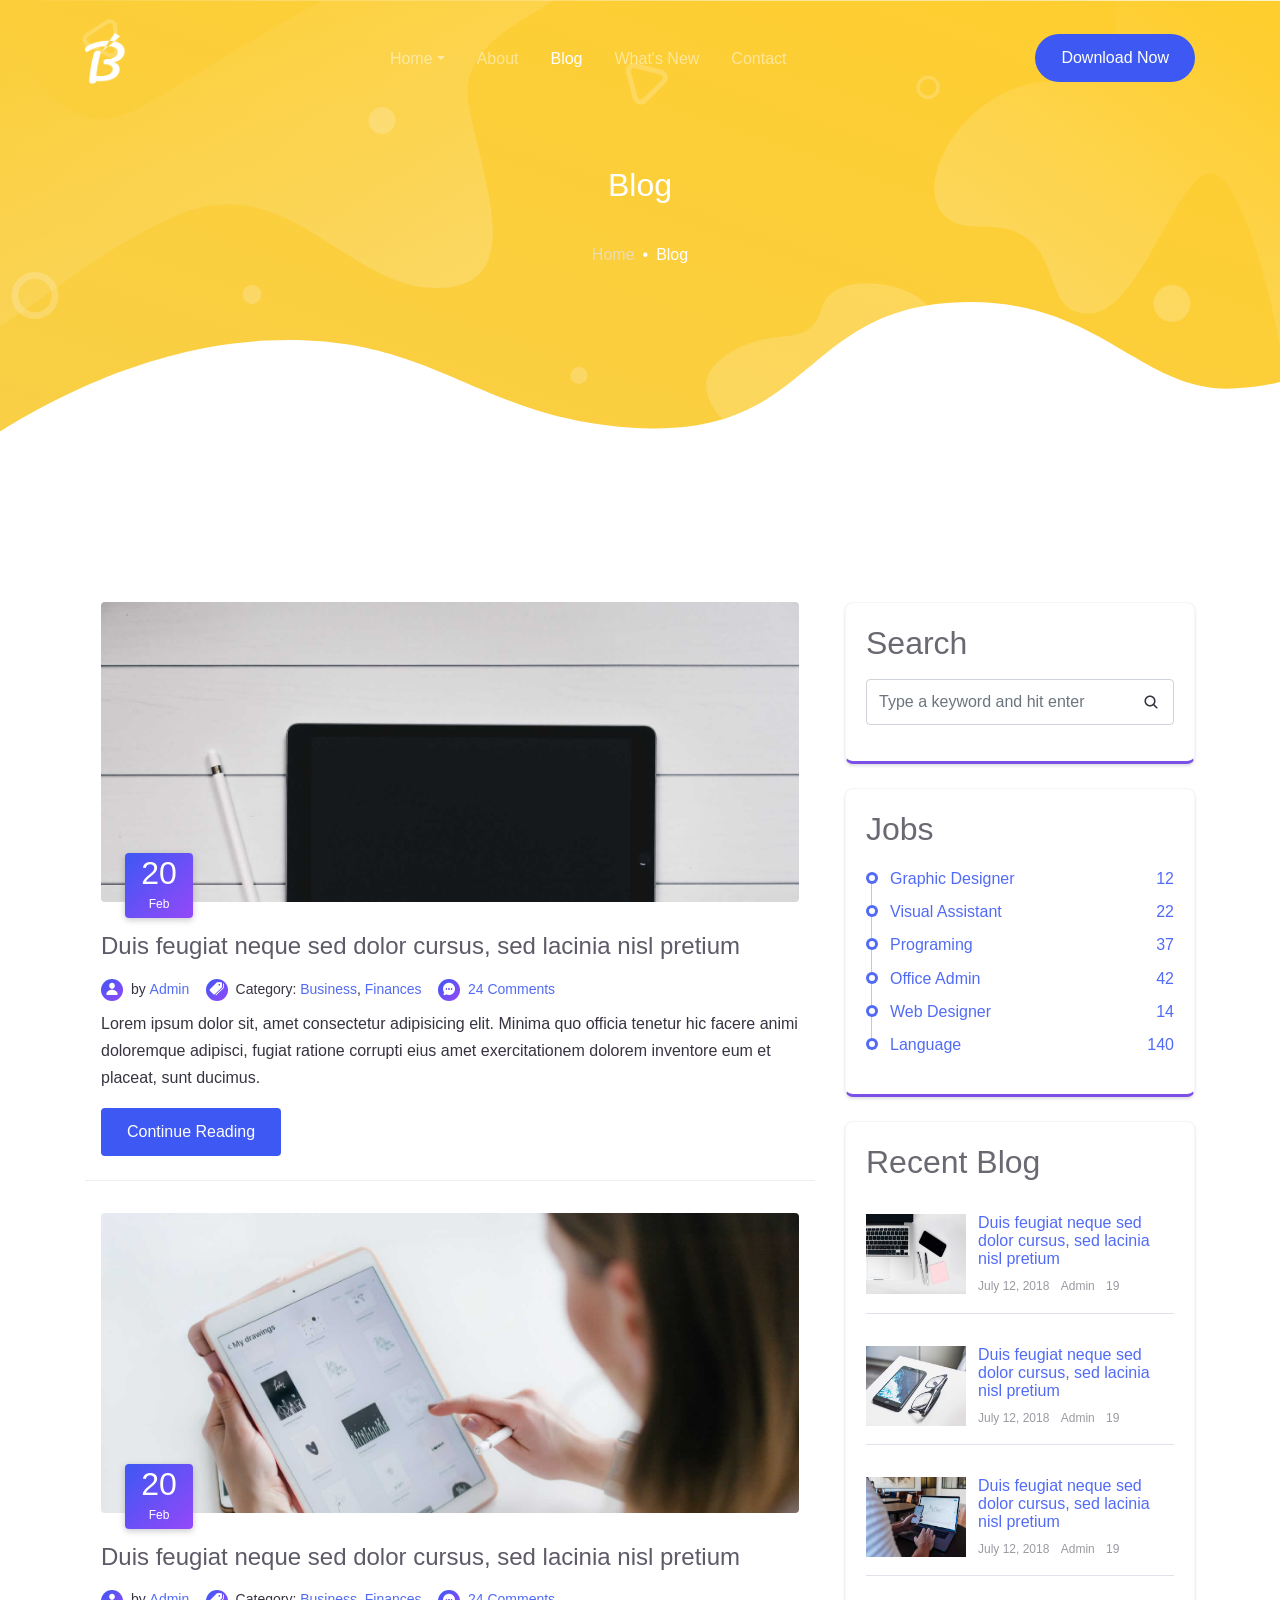
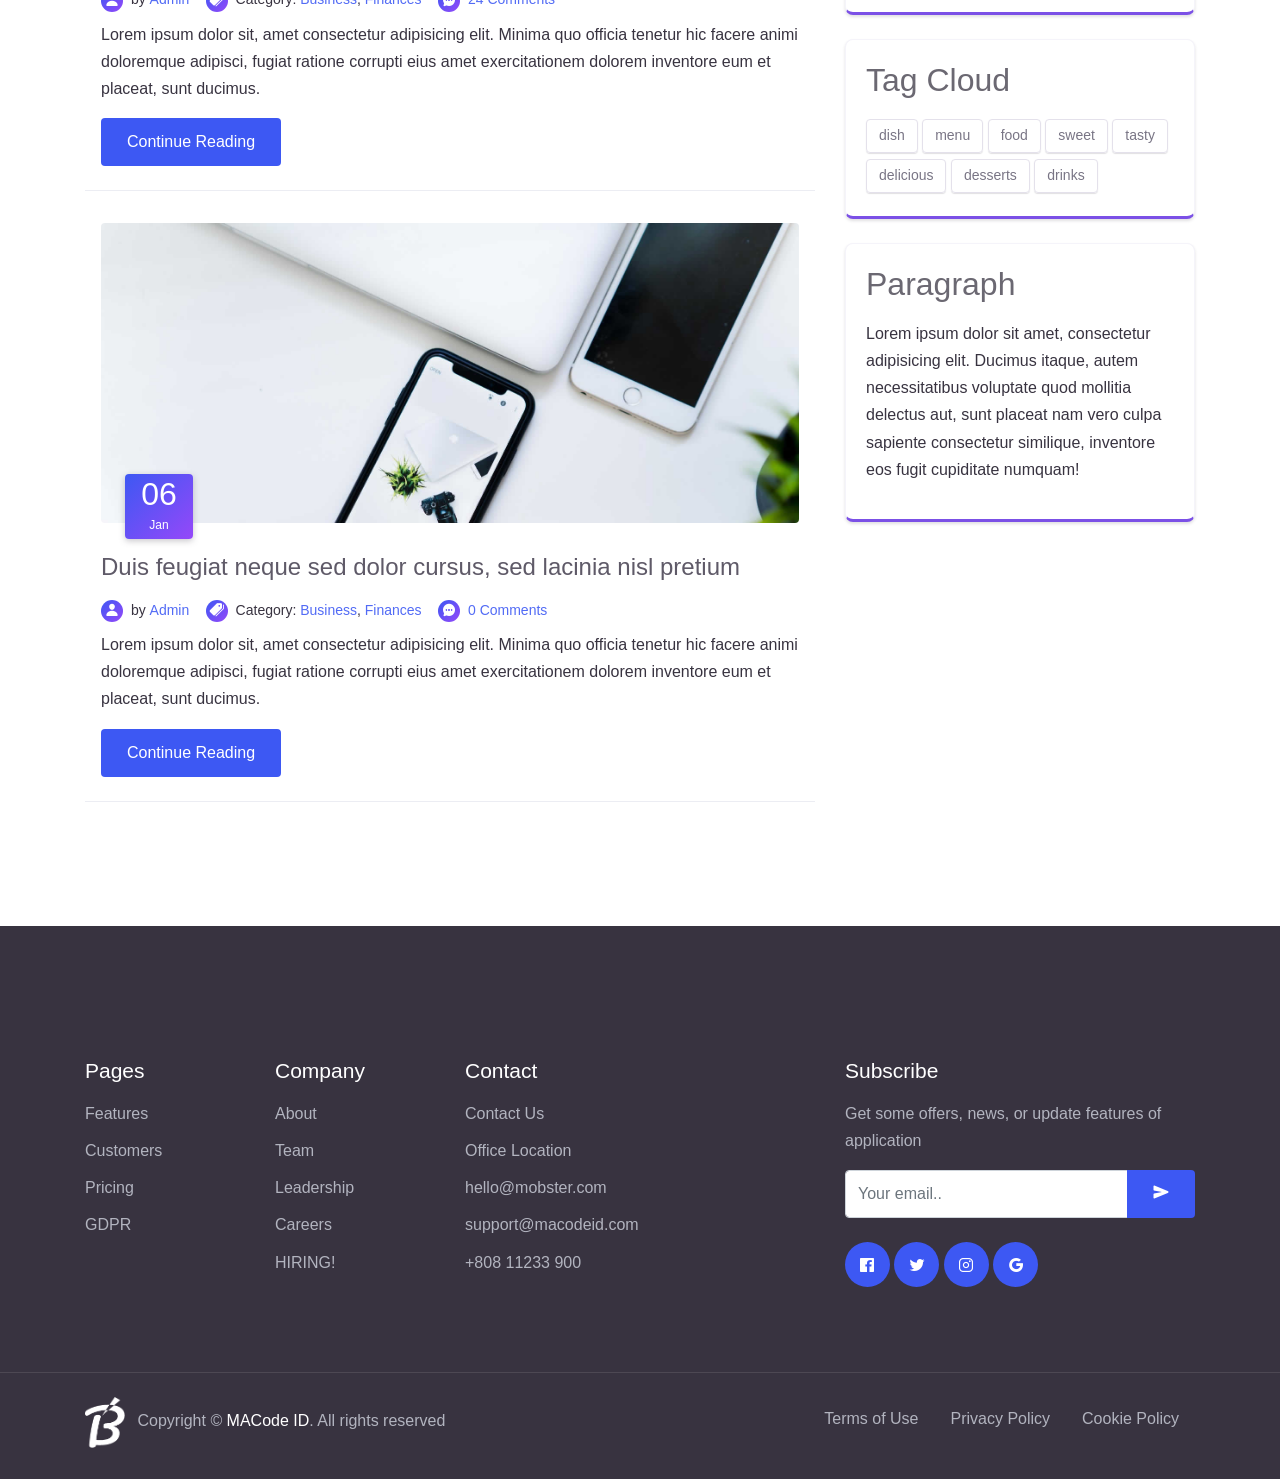
<file: rutes/blog.html>
<!DOCTYPE html>
<html lang="en">
  <head>
    <meta charset="UTF-8" />
    <meta name="viewport" content="width=device-width, initial-scale=1.0" />
    <meta http-equiv="X-UA-Compatible" content="ie=edge" />
    <meta name="description" content="Mobile Application HTML5 Template" />
    <meta name="copyright" content="MACode ID, https://www.macodeid.com/" />
    <title>Mobster - One page app template</title>
    <link
      rel="shortcut icon"
      href="../assets/favicon.png"
      type="image/x-icon"
    />
    <link rel="stylesheet" href="../assets/css/maicons.css" />
    <link rel="stylesheet" href="../assets/vendor/animate/animate.css" />
    <link
      rel="stylesheet"
      href="../assets/vendor/owl-carousel/css/owl.carousel.min.css"
    />
    <link rel="stylesheet" href="../assets/css/bootstrap.css" />
    <link rel="stylesheet" href="../assets/css/mobster.css" />
  </head>
  <body>
    <nav class="navbar navbar-expand-lg navbar-dark navbar-floating">
      <div class="container">
        <a class="navbar-brand" href="index.html">
          <img src="../assets/favicon-light.png" alt="" width="40" />
        </a>
        <button
          class="navbar-toggler"
          type="button"
          data-toggle="collapse"
          data-target="#navbarToggler"
          aria-controls="navbarToggler"
          aria-expanded="false"
          aria-label="Toggle navigation"
        >
          <span class="navbar-toggler-icon"></span>
        </button>
        <div class="collapse navbar-collapse" id="navbarToggler">
          <ul class="navbar-nav ml-auto mt-2 mt-lg-0">
            <li class="nav-item dropdown">
              <a
                class="nav-link dropdown-toggle"
                href="#"
                id="navbarDropdown"
                data-toggle="dropdown"
                aria-haspopup="true"
                aria-expanded="false"
                >Home</a
              >
              <div class="dropdown-menu" aria-labelledby="navbarDropdown">
                <a class="dropdown-item" href="index.html">Homepage 1</a>
                <a class="dropdown-item" href="index-2.html">Homepage 2</a>
              </div>
            </li>
            <li class="nav-item">
              <a class="nav-link" href="about.html">About</a>
            </li>
            <li class="nav-item active">
              <a class="nav-link" href="blog.html">Blog</a>
            </li>
            <li class="nav-item">
              <a class="nav-link" href="updates.html">What's New</a>
            </li>
            <li class="nav-item">
              <a class="nav-link" href="contact.html">Contact</a>
            </li>
          </ul>
          <div class="ml-auto my-2 my-lg-0">
            <button class="btn btn-primary rounded-pill">Download Now</button>
          </div>
        </div>
      </div>
    </nav>

    <main>
      <div
        class="page-hero-section bg-image hero-mini"
        style="background-image: url(../assets/img/hero_mini.svg)"
      >
        <div class="hero-caption">
          <div class="container fg-white h-100">
            <div
              class="row justify-content-center align-items-center text-center h-100"
            >
              <div class="col-lg-6">
                <h3 class="mb-4 fw-medium">Blog</h3>
                <nav aria-label="breadcrumb">
                  <ol
                    class="breadcrumb breadcrumb-dark justify-content-center bg-transparent"
                  >
                    <li class="breadcrumb-item">
                      <a href="index.html">Home</a>
                    </li>
                    <li class="breadcrumb-item active" aria-current="page">
                      Blog
                    </li>
                  </ol>
                </nav>
              </div>
            </div>
          </div>
        </div>
      </div>

      <div class="page-section">
        <div class="container">
          <div class="row">
            <div class="col-lg-8 py-3">
              <article class="blog-entry">
                <div class="entry-header">
                  <div class="post-thumbnail">
                    <img src="../assets/img/blogs/blog_4.jpg" alt="" />
                  </div>
                  <div class="post-date">
                    <h3>20</h3>
                    <span>Feb</span>
                  </div>
                </div>
                <div class="post-title">
                  <a href="blog-details.html"
                    >Duis feugiat neque sed dolor cursus, sed lacinia nisl
                    pretium</a
                  >
                </div>
                <div class="entry-meta mb-2">
                  <div class="meta-item entry-author">
                    <div class="icon">
                      <span class="mai-person"></span>
                    </div>
                    by <a href="#">Admin</a>
                  </div>
                  <div class="meta-item">
                    <div class="icon">
                      <span class="mai-pricetags"></span>
                    </div>
                    Category:
                    <a href="#">Business</a>,
                    <a href="#">Finances</a>
                  </div>
                  <div class="meta-item">
                    <div class="icon">
                      <span class="mai-chatbubble-ellipses"></span>
                    </div>
                    <a href="#">24 Comments</a>
                  </div>
                </div>
                <div class="entry-content">
                  <p>
                    Lorem ipsum dolor sit, amet consectetur adipisicing elit.
                    Minima quo officia tenetur hic facere animi doloremque
                    adipisci, fugiat ratione corrupti eius amet exercitationem
                    dolorem inventore eum et placeat, sunt ducimus.
                  </p>
                </div>
                <a href="#" class="btn btn-primary">Continue Reading</a>
              </article>

              <article class="blog-entry">
                <div class="entry-header">
                  <div class="post-thumbnail">
                    <img src="../assets/img/blogs/blog_5.jpg" alt="" />
                  </div>
                  <div class="post-date">
                    <h3>20</h3>
                    <span>Feb</span>
                  </div>
                </div>
                <div class="post-title">
                  <a href="blog-details.html"
                    >Duis feugiat neque sed dolor cursus, sed lacinia nisl
                    pretium</a
                  >
                </div>
                <div class="entry-meta mb-2">
                  <div class="meta-item entry-author">
                    <div class="icon">
                      <span class="mai-person"></span>
                    </div>
                    by <a href="#">Admin</a>
                  </div>
                  <div class="meta-item">
                    <div class="icon">
                      <span class="mai-pricetags"></span>
                    </div>
                    Category:
                    <a href="#">Business</a>,
                    <a href="#">Finances</a>
                  </div>
                  <div class="meta-item">
                    <div class="icon">
                      <span class="mai-chatbubble-ellipses"></span>
                    </div>
                    <a href="#">24 Comments</a>
                  </div>
                </div>
                <div class="entry-content">
                  <p>
                    Lorem ipsum dolor sit, amet consectetur adipisicing elit.
                    Minima quo officia tenetur hic facere animi doloremque
                    adipisci, fugiat ratione corrupti eius amet exercitationem
                    dolorem inventore eum et placeat, sunt ducimus.
                  </p>
                </div>
                <a href="#" class="btn btn-primary">Continue Reading</a>
              </article>

              <article class="blog-entry">
                <div class="entry-header">
                  <div class="post-thumbnail">
                    <img src="../assets/img/blogs/blog_6.jpg" alt="" />
                  </div>
                  <div class="post-date">
                    <h3>06</h3>
                    <span>Jan</span>
                  </div>
                </div>
                <div class="post-title">
                  <a href="blog-details.html"
                    >Duis feugiat neque sed dolor cursus, sed lacinia nisl
                    pretium</a
                  >
                </div>
                <div class="entry-meta mb-2">
                  <div class="meta-item entry-author">
                    <div class="icon">
                      <span class="mai-person"></span>
                    </div>
                    by <a href="#">Admin</a>
                  </div>
                  <div class="meta-item">
                    <div class="icon">
                      <span class="mai-pricetags"></span>
                    </div>
                    Category:
                    <a href="#">Business</a>,
                    <a href="#">Finances</a>
                  </div>
                  <div class="meta-item">
                    <div class="icon">
                      <span class="mai-chatbubble-ellipses"></span>
                    </div>
                    <a href="#">0 Comments</a>
                  </div>
                </div>
                <div class="entry-content">
                  <p>
                    Lorem ipsum dolor sit, amet consectetur adipisicing elit.
                    Minima quo officia tenetur hic facere animi doloremque
                    adipisci, fugiat ratione corrupti eius amet exercitationem
                    dolorem inventore eum et placeat, sunt ducimus.
                  </p>
                </div>
                <a href="#" class="btn btn-primary">Continue Reading</a>
              </article>
            </div>
            <!-- Sidebar -->
            <div class="col-lg-4 py-3">
              <div class="widget-wrap">
                <form action="#" class="search-form">
                  <h3 class="widget-title">Search</h3>
                  <div class="form-group">
                    <span class="icon mai-search"></span>
                    <input
                      type="text"
                      class="form-control"
                      placeholder="Type a keyword and hit enter"
                    />
                  </div>
                </form>
              </div>

              <div class="widget-wrap">
                <h3 class="widget-title">Jobs</h3>
                <ul class="categories">
                  <li>
                    <a href="#">Graphic Designer <span>12</span></a>
                  </li>
                  <li>
                    <a href="#">Visual Assistant <span>22</span></a>
                  </li>
                  <li>
                    <a href="#">Programing <span>37</span></a>
                  </li>
                  <li>
                    <a href="#">Office Admin <span>42</span></a>
                  </li>
                  <li>
                    <a href="#">Web Designer <span>14</span></a>
                  </li>
                  <li>
                    <a href="#">Language <span>140</span></a>
                  </li>
                </ul>
              </div>

              <div class="widget-wrap">
                <h3 class="widget-title">Recent Blog</h3>
                <div class="blog-widget">
                  <div class="blog-img">
                    <img src="../assets/img/blogs/blog_1.jpg" alt="" />
                  </div>
                  <div class="entry-footer">
                    <div class="blog-title mb-2">
                      <a href="#"
                        >Duis feugiat neque sed dolor cursus, sed lacinia nisl
                        pretium</a
                      >
                    </div>
                    <div class="meta">
                      <a href="#"
                        ><span class="icon-calendar"></span> July 12, 2018</a
                      >
                      <a href="#"><span class="icon-person"></span> Admin</a>
                      <a href="#"><span class="icon-chat"></span> 19</a>
                    </div>
                  </div>
                </div>
                <div class="blog-widget">
                  <div class="blog-img">
                    <img src="../assets/img/blogs/blog_2.jpg" alt="" />
                  </div>
                  <div class="entry-footer">
                    <div class="blog-title mb-2">
                      <a href="#"
                        >Duis feugiat neque sed dolor cursus, sed lacinia nisl
                        pretium</a
                      >
                    </div>
                    <div class="meta">
                      <a href="#"
                        ><span class="icon-calendar"></span> July 12, 2018</a
                      >
                      <a href="#"><span class="icon-person"></span> Admin</a>
                      <a href="#"><span class="icon-chat"></span> 19</a>
                    </div>
                  </div>
                </div>
                <div class="blog-widget">
                  <div class="blog-img">
                    <img src="../assets/img/blogs/blog_3.jpg" alt="" />
                  </div>
                  <div class="entry-footer">
                    <div class="blog-title mb-2">
                      <a href="#"
                        >Duis feugiat neque sed dolor cursus, sed lacinia nisl
                        pretium</a
                      >
                    </div>
                    <div class="meta">
                      <a href="#"
                        ><span class="icon-calendar"></span> July 12, 2018</a
                      >
                      <a href="#"><span class="icon-person"></span> Admin</a>
                      <a href="#"><span class="icon-chat"></span> 19</a>
                    </div>
                  </div>
                </div>
              </div>

              <div class="widget-wrap">
                <h3 class="widget-title">Tag Cloud</h3>
                <div class="tag-clouds">
                  <a href="#" class="tag-cloud-link">dish</a>
                  <a href="#" class="tag-cloud-link">menu</a>
                  <a href="#" class="tag-cloud-link">food</a>
                  <a href="#" class="tag-cloud-link">sweet</a>
                  <a href="#" class="tag-cloud-link">tasty</a>
                  <a href="#" class="tag-cloud-link">delicious</a>
                  <a href="#" class="tag-cloud-link">desserts</a>
                  <a href="#" class="tag-cloud-link">drinks</a>
                </div>
              </div>

              <div class="widget-wrap">
                <h3 class="widget-title">Paragraph</h3>
                <p>
                  Lorem ipsum dolor sit amet, consectetur adipisicing elit.
                  Ducimus itaque, autem necessitatibus voluptate quod mollitia
                  delectus aut, sunt placeat nam vero culpa sapiente consectetur
                  similique, inventore eos fugit cupiditate numquam!
                </p>
              </div>
            </div>
            <!-- end sidebar -->
          </div>
        </div>
      </div>
    </main>

    <footer class="page-footer-section bg-dark fg-white">
      <div class="container">
        <div class="row mb-5 py-3">
          <div class="col-sm-6 col-lg-2 py-3">
            <h5 class="mb-3">Pages</h5>
            <ul class="menu-link">
              <li><a href="#" class="">Features</a></li>
              <li><a href="#" class="">Customers</a></li>
              <li><a href="#" class="">Pricing</a></li>
              <li><a href="#" class="">GDPR</a></li>
            </ul>
          </div>
          <div class="col-sm-6 col-lg-2 py-3">
            <h5 class="mb-3">Company</h5>
            <ul class="menu-link">
              <li><a href="#" class="">About</a></li>
              <li><a href="#" class="">Team</a></li>
              <li><a href="#" class="">Leadership</a></li>
              <li><a href="#" class="">Careers</a></li>
              <li><a href="#" class="">HIRING!</a></li>
            </ul>
          </div>
          <div class="col-md-6 col-lg-4 py-3">
            <h5 class="mb-3">Contact</h5>
            <ul class="menu-link">
              <li><a href="#" class="">Contact Us</a></li>
              <li><a href="#" class="">Office Location</a></li>
              <li><a href="#" class="">hello@mobster.com</a></li>
              <li><a href="#" class="">support@macodeid.com</a></li>
              <li><a href="#" class="">+808 11233 900</a></li>
            </ul>
          </div>
          <div class="col-md-6 col-lg-4 py-3">
            <h5 class="mb-3">Subscribe</h5>
            <p>Get some offers, news, or update features of application</p>
            <form method="POST">
              <div class="input-group">
                <input
                  type="text"
                  class="form-control"
                  placeholder="Your email.."
                />
                <div class="input-group-append">
                  <button type="submit" class="btn btn-primary">
                    <span class="mai-send"></span>
                  </button>
                </div>
              </div>
            </form>

            <!-- Social Media Button -->
            <div class="mt-4">
              <a href="#" class="btn btn-fab btn-primary fg-white"
                ><span class="mai-logo-facebook"></span
              ></a>
              <a href="#" class="btn btn-fab btn-primary fg-white"
                ><span class="mai-logo-twitter"></span
              ></a>
              <a href="#" class="btn btn-fab btn-primary fg-white"
                ><span class="mai-logo-instagram"></span
              ></a>
              <a href="#" class="btn btn-fab btn-primary fg-white"
                ><span class="mai-logo-google"></span
              ></a>
            </div>
          </div>
        </div>
      </div>

      <hr />

      <div class="container">
        <div class="row">
          <div class="col-12 col-md-6 py-2">
            <img src="../assets/favicon-light.png" alt="" width="40" />
            <!-- Please don't remove or modify the credits below -->
            <p class="d-inline-block ml-2">
              Copyright &copy;
              <a href="https://www.macodeid.com/" class="fg-white fw-medium"
                >MACode ID</a
              >. All rights reserved
            </p>
          </div>
          <div class="col-12 col-md-6 py-2">
            <ul class="nav justify-content-end">
              <li class="nav-item">
                <a href="#" class="nav-link">Terms of Use</a>
              </li>
              <li class="nav-item">
                <a href="#" class="nav-link">Privacy Policy</a>
              </li>
              <li class="nav-item">
                <a href="#" class="nav-link">Cookie Policy</a>
              </li>
            </ul>
          </div>
        </div>
      </div>
    </footer>
    <!-- .page-footer -->

    <script src="../assets/js/jquery-3.5.1.min.js"></script>

    <script src="../assets/js/bootstrap.bundle.min.js"></script>

    <script src="../assets/vendor/owl-carousel/js/owl.carousel.min.js"></script>

    <script src="../assets/vendor/wow/wow.min.js"></script>

    <script src="../assets/js/mobster.js"></script>
  </body>
</html>
</file>
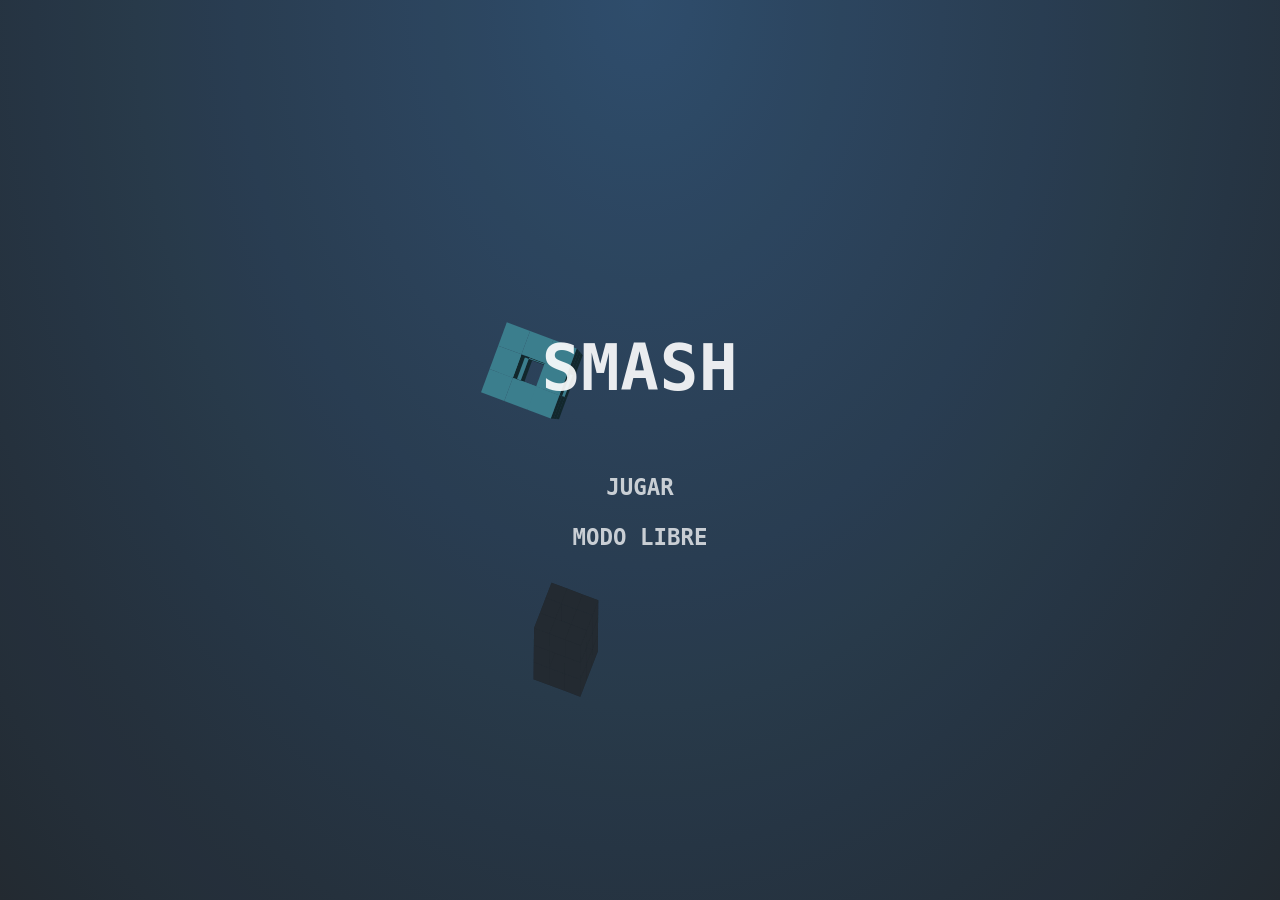
<file: rutes/cubo.html>
<!DOCTYPE html>
<html lang="en">
  <head>
    <meta charset="UTF-8" />
    <title>Smash Game.</title>
    <link rel="stylesheet" href="/css/baba.css" />
  </head>
  <body>
    <!-- partial:index.partial.html -->
    <!-- Game canvas -->
    <canvas id="c"></canvas>

    <!-- Gameplay HUD -->
    <div class="hud">
      <div class="hud__score">
        <div class="score-lbl"></div>
        <div class="cube-count-lbl"></div>
      </div>
      <div class="pause-btn"><div></div></div>
      <div class="slowmo">
        <div class="slowmo__bar"></div>
      </div>
    </div>

    <!-- Menu System -->
    <div class="menus">
      <div class="menu menu--main">
        <h1>SMASH</h1>
        <button type="button" class="play-normal-btn">JUGAR</button>
        <button type="button" class="play-casual-btn">MODO LIBRE</button>
      </div>
      <div class="menu menu--pause">
        <h1>Pausado</h1>
        <button type="button" class="resume-btn">VOLVER</button>
        <button type="button" class="menu-btn--pause">MENU</button>
      </div>
      <div class="menu menu--score">
        <h1>Juego Terminado</h1>
        <h2>Tu Puntuacion:</h2>
        <div class="final-score-lbl"></div>
        <div class="high-score-lbl"></div>
        <button type="button" class="play-again-btn">REINICIAR</button>
        <button type="button" class="menu-btn--score">MENU</button>
      </div>
    </div>
    <!-- partial -->
    <script src="/js/lala.js"></script>
  </body>
</html>
</file>
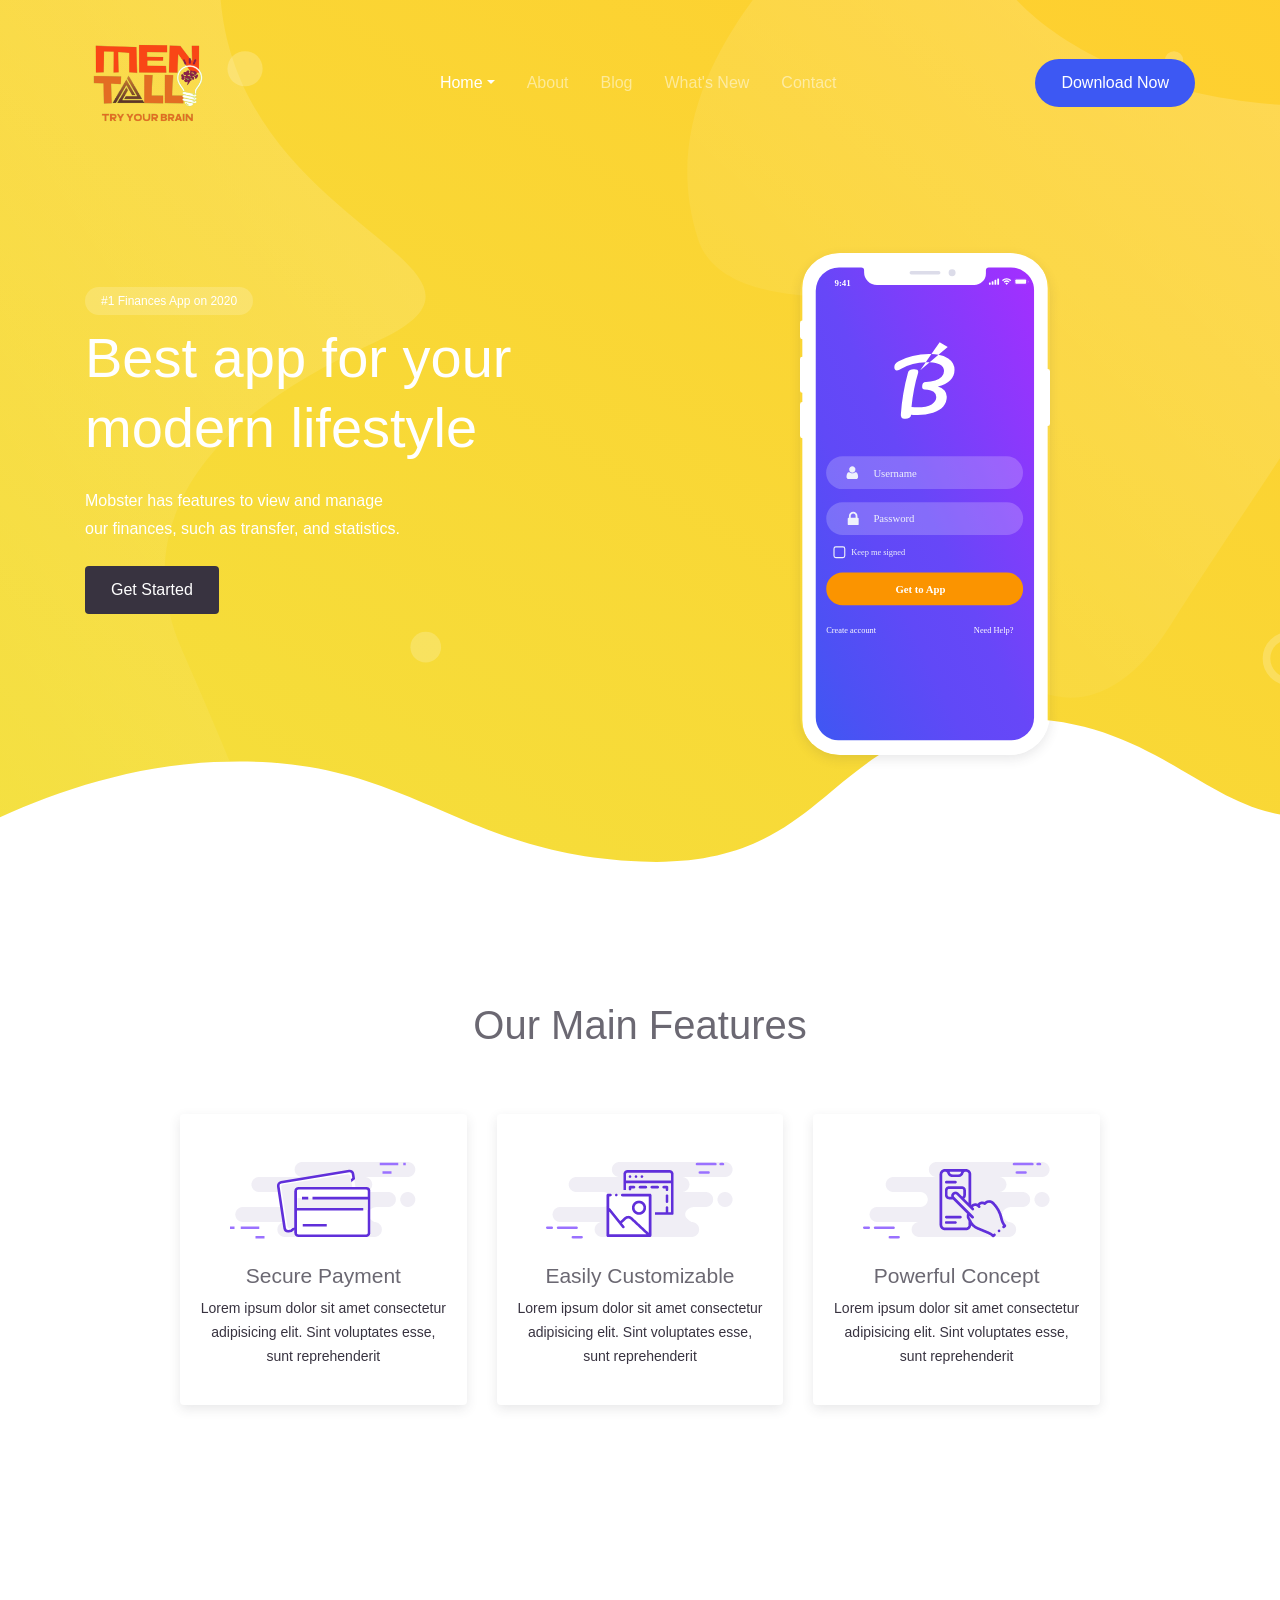
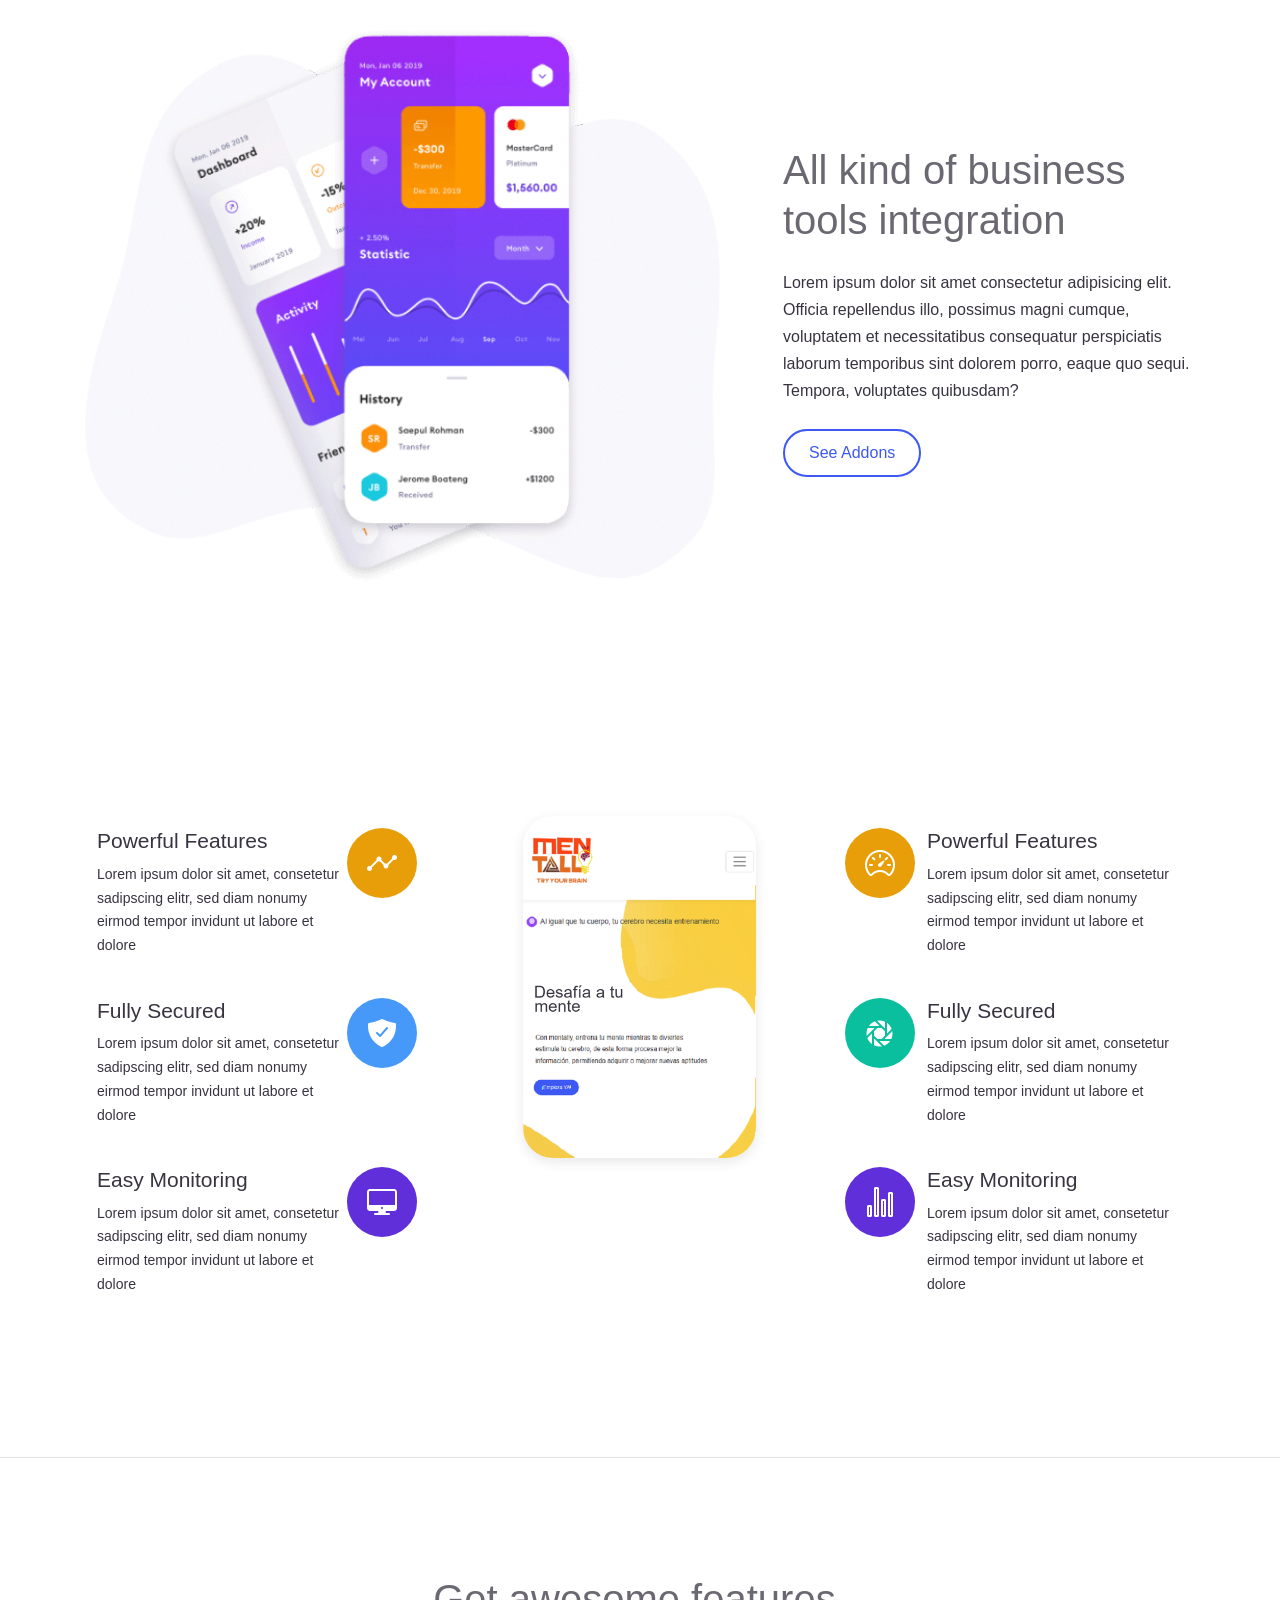
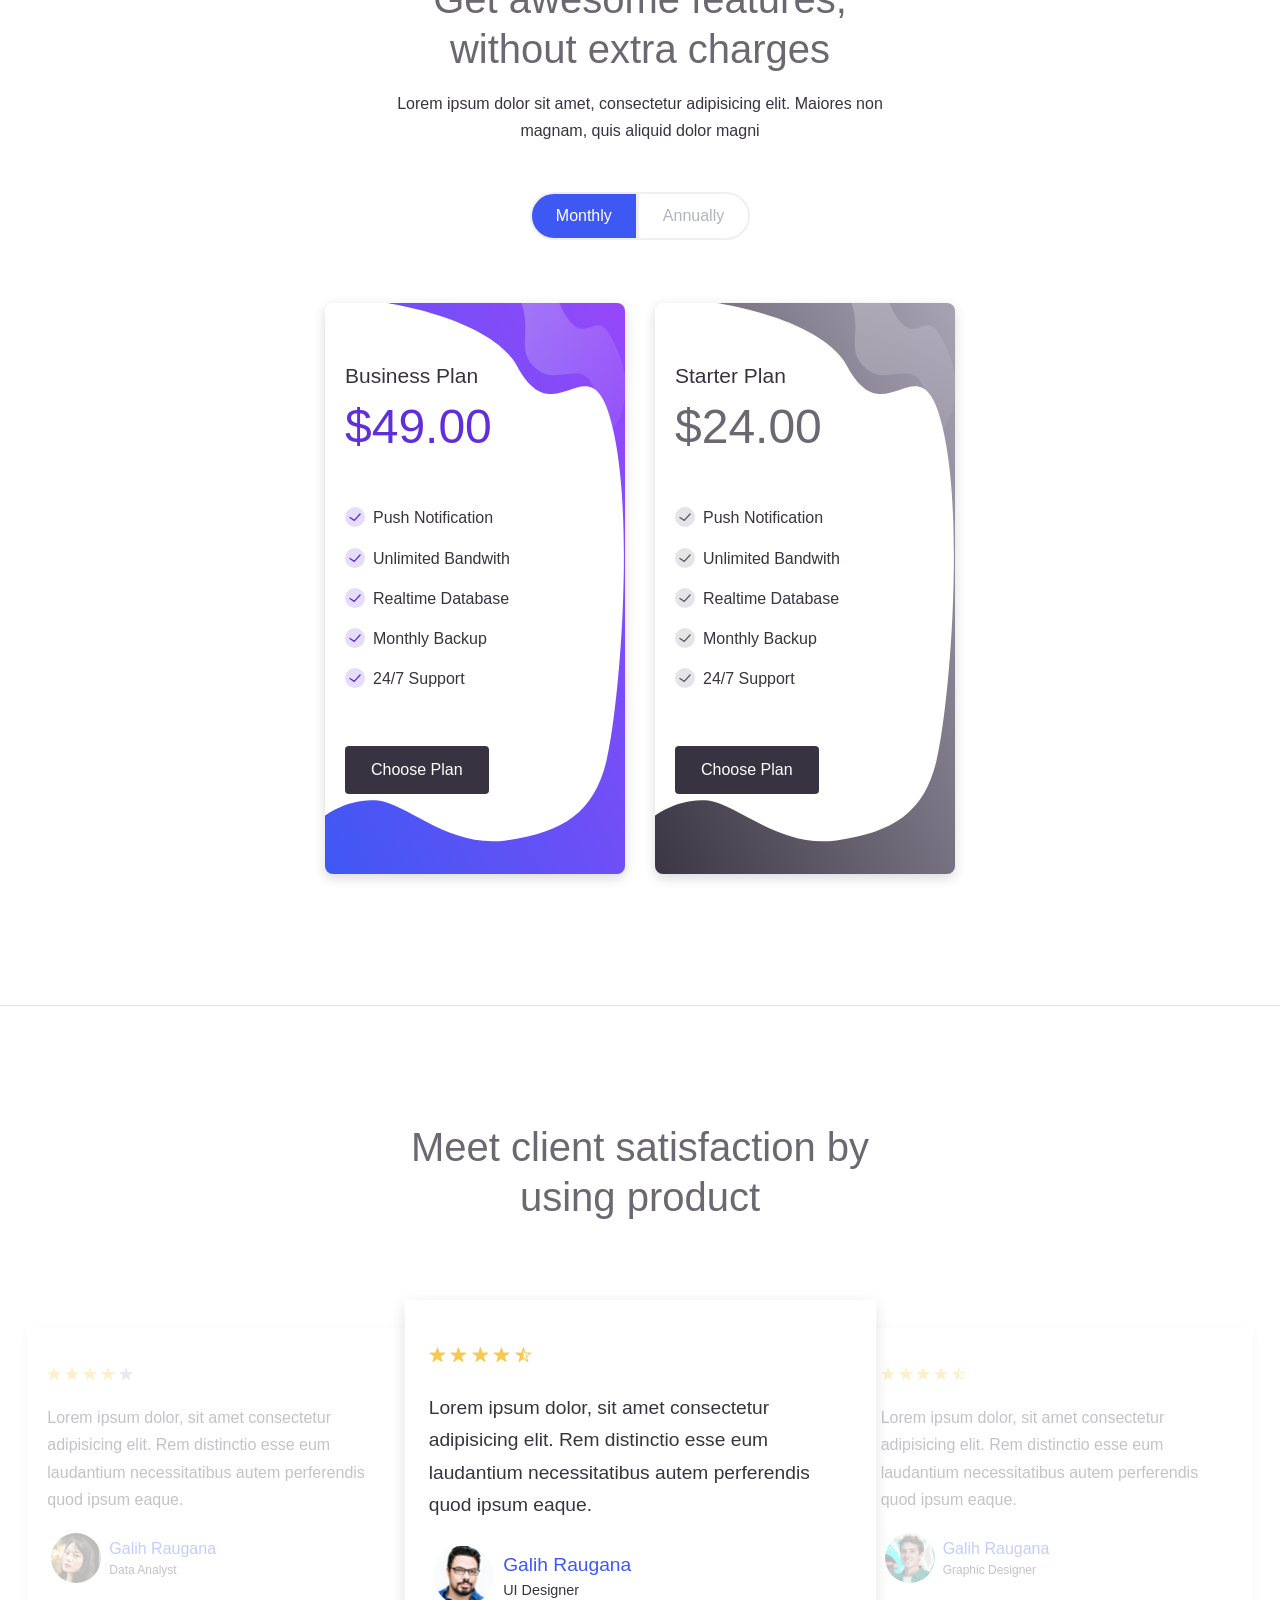
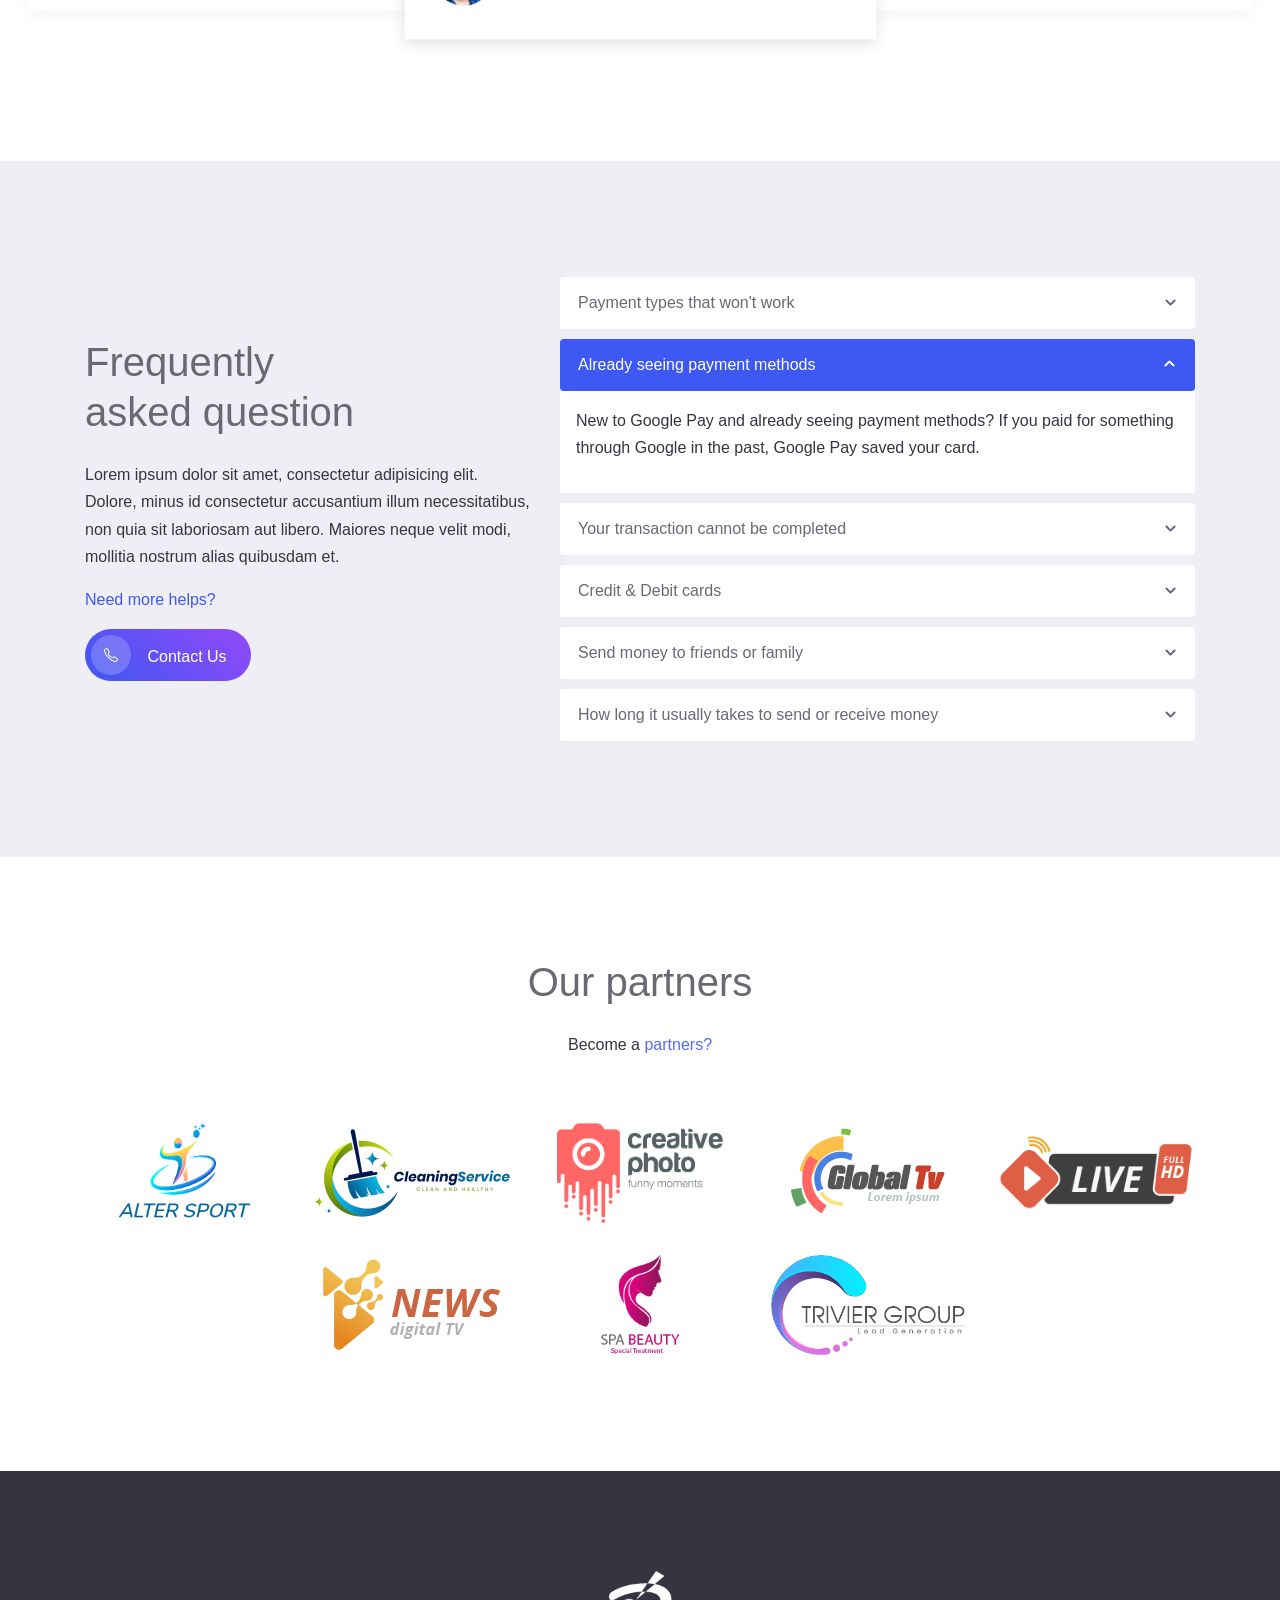
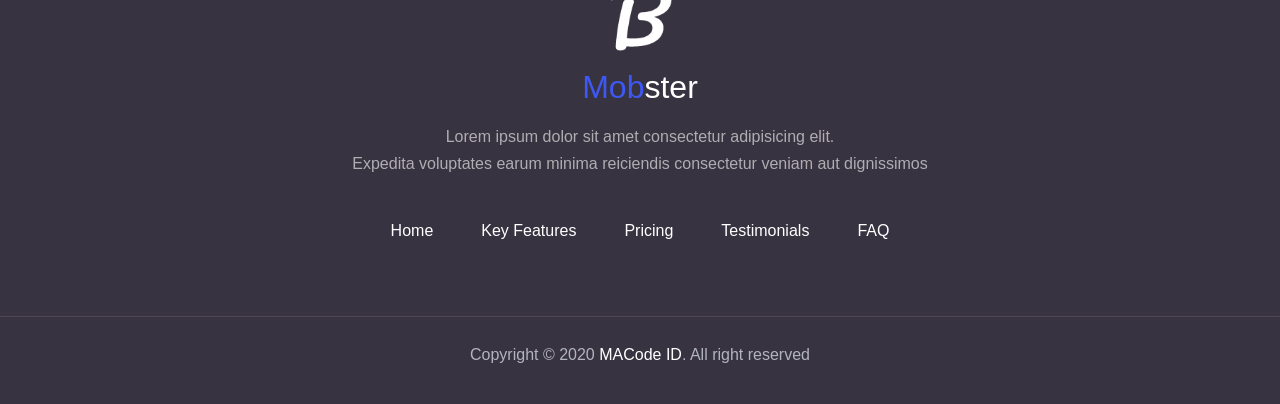
<file: rutes/index-2.html>
<!DOCTYPE html>
<html lang="en">
  <head>
    <meta charset="UTF-8" />
    <meta name="viewport" content="width=device-width, initial-scale=1.0" />

    <meta http-equiv="X-UA-Compatible" content="ie=edge" />

    <meta name="description" content="Mobile Application HTML5 Template" />

    <meta name="copyright" content="MACode ID, https://www.macodeid.com/" />

    <title>Mobster - One page app template</title>

    <link
      rel="shortcut icon"
      href="../assets/mentally.png"
      type="image/x-icon"
    />

    <link rel="stylesheet" href="../assets/css/maicons.css" />

    <link rel="stylesheet" href="../assets/vendor/animate/animate.css" />

    <link
      rel="stylesheet"
      href="../assets/vendor/owl-carousel/css/owl.carousel.min.css"
    />

    <link rel="stylesheet" href="../assets/css/bootstrap.css" />

    <link rel="stylesheet" href="../assets/css/mobster.css" />
  </head>
  <body>
    <nav class="navbar navbar-expand-lg navbar-dark navbar-floating">
      <div class="container">
        <a class="navbar-brand" href="#">
          <img src="../assets/mentallys.png" alt="" width="140" />
        </a>
        <button
          class="navbar-toggler"
          type="button"
          data-toggle="collapse"
          data-target="#navbarToggler"
          aria-controls="navbarToggler"
          aria-expanded="false"
          aria-label="Toggle navigation"
        >
          <span class="navbar-toggler-icon"></span>
        </button>

        <div class="collapse navbar-collapse" id="navbarToggler">
          <ul class="navbar-nav ml-auto mt-3 mt-lg-0">
            <li class="nav-item dropdown active">
              <a
                class="nav-link dropdown-toggle"
                href="#"
                id="navbarDropdown"
                data-toggle="dropdown"
                aria-haspopup="true"
                aria-expanded="false"
                >Home</a
              >
              <div class="dropdown-menu" aria-labelledby="navbarDropdown">
                <a class="dropdown-item" href="index.html">Homepage 1</a>
                <a class="dropdown-item active" href="index-2.html"
                  >Homepage 2</a
                >
              </div>
            </li>
            <li class="nav-item">
              <a class="nav-link" href="about.html">About</a>
            </li>
            <li class="nav-item">
              <a class="nav-link" href="blog.html">Blog</a>
            </li>
            <li class="nav-item">
              <a class="nav-link" href="updates.html">What's New</a>
            </li>
            <li class="nav-item">
              <a class="nav-link" href="contact.html">Contact</a>
            </li>
          </ul>
          <div class="ml-auto my-2 my-lg-0">
            <button class="btn btn-primary rounded-pill">Download Now</button>
          </div>
        </div>
      </div>
    </nav>

    <div
      class="page-hero-section bg-image hero-home-2"
      style="background-image: url(../assets/img/bg_hero_2.svg)"
    >
      <div class="hero-caption">
        <div class="container fg-white h-100">
          <div class="row align-items-center h-100">
            <div class="col-lg-6 wow fadeInUp">
              <div class="badge badge-soft mb-2">#1 Finances App on 2020</div>
              <h1 class="mb-4 fw-normal">Best app for your modern lifestyle</h1>
              <p class="mb-4">
                Mobster has features to view and manage <br />
                our finances, such as transfer, and statistics.
              </p>

              <a href="#" class="btn btn-dark">Get Started</a>
            </div>
            <div class="col-lg-6 d-none d-lg-block wow zoomIn">
              <div class="img-place mobile-preview shadow floating-animate">
                <img src="../assets/img/app_showcase.svg" alt="" />
              </div>
            </div>
          </div>
        </div>
      </div>
    </div>

    <div class="page-section no-scroll">
      <div class="container">
        <h2 class="text-center wow fadeIn">Our Main Features</h2>

        <div class="row justify-content-center mt-5">
          <div class="col-lg-10">
            <div class="row justify-content-center">
              <div class="col-md-6 col-lg-4 py-3 wow fadeInLeft">
                <div class="card card-body border-0 text-center shadow pt-5">
                  <div class="svg-icon mx-auto mb-4">
                    <img src="../assets/img/icons/payment.png" alt="" />
                  </div>
                  <h5 class="fg-gray">Secure Payment</h5>
                  <p class="fs-small">
                    Lorem ipsum dolor sit amet consectetur adipisicing elit.
                    Sint voluptates esse, sunt reprehenderit
                  </p>
                </div>
              </div>
              <div class="col-md-6 col-lg-4 py-3 wow fadeInUp">
                <div class="card card-body border-0 text-center shadow pt-5">
                  <div class="svg-icon mx-auto mb-4">
                    <img src="../assets/img/icons/customizable.png" alt="" />
                  </div>
                  <h5 class="fg-gray">Easily Customizable</h5>
                  <p class="fs-small">
                    Lorem ipsum dolor sit amet consectetur adipisicing elit.
                    Sint voluptates esse, sunt reprehenderit
                  </p>
                </div>
              </div>
              <div class="col-md-6 col-lg-4 py-3 wow fadeInRight">
                <div class="card card-body border-0 text-center shadow pt-5">
                  <div class="svg-icon mx-auto mb-4">
                    <img src="../assets/img/icons/concept.png" alt="" />
                  </div>
                  <h5 class="fg-gray">Powerful Concept</h5>
                  <p class="fs-small">
                    Lorem ipsum dolor sit amet consectetur adipisicing elit.
                    Sint voluptates esse, sunt reprehenderit
                  </p>
                </div>
              </div>
            </div>
          </div>
        </div>
      </div>
    </div>

    <div class="page-section no-scroll">
      <div class="container">
        <div class="row align-items-center">
          <div class="col-lg-7 wow fadeIn">
            <div class="img-place">
              <img src="../assets/img/app_preview_4.png" alt="" />
            </div>
          </div>
          <div class="col-lg-5 pl-lg-5 wow fadeInUp">
            <h2 class="mb-4">All kind of business tools integration</h2>
            <p class="mb-4">
              Lorem ipsum dolor sit amet consectetur adipisicing elit. Officia
              repellendus illo, possimus magni cumque, voluptatem et
              necessitatibus consequatur perspiciatis laborum temporibus sint
              dolorem porro, eaque quo sequi. Tempora, voluptates quibusdam?
            </p>
            <a href="#" class="btn btn-outline-primary rounded-pill"
              >See Addons</a
            >
          </div>
        </div>
      </div>
    </div>

    <div class="page-section">
      <div class="container">
        <div class="row">
          <div class="col-lg-4 py-3">
            <div class="iconic-list">
              <div class="iconic-item wow fadeInUp">
                <div class="iconic-content">
                  <h5>Powerful Features</h5>
                  <p class="fs-small">
                    Lorem ipsum dolor sit amet, consetetur sadipscing elitr, sed
                    diam nonumy eirmod tempor invidunt ut labore et dolore
                  </p>
                </div>
                <div
                  class="iconic-md iconic-text bg-warning fg-white rounded-circle"
                >
                  <span class="mai-analytics"></span>
                </div>
              </div>
              <div class="iconic-item wow fadeInUp">
                <div class="iconic-content">
                  <h5>Fully Secured</h5>
                  <p class="fs-small">
                    Lorem ipsum dolor sit amet, consetetur sadipscing elitr, sed
                    diam nonumy eirmod tempor invidunt ut labore et dolore
                  </p>
                </div>
                <div
                  class="iconic-md iconic-text bg-info fg-white rounded-circle"
                >
                  <span class="mai-shield-checkmark"></span>
                </div>
              </div>
              <div class="iconic-item wow fadeInUp">
                <div class="iconic-content">
                  <h5>Easy Monitoring</h5>
                  <p class="fs-small">
                    Lorem ipsum dolor sit amet, consetetur sadipscing elitr, sed
                    diam nonumy eirmod tempor invidunt ut labore et dolore
                  </p>
                </div>
                <div
                  class="iconic-md iconic-text bg-indigo fg-white rounded-circle"
                >
                  <span class="mai-desktop-outline"></span>
                </div>
              </div>
            </div>
          </div>
          <div class="col-lg-4 py-3 wow zoomIn">
            <div class="img-place mobile-preview shadow">
              <img src="../assets/img/app_preview_2.png" alt="" />
            </div>
          </div>
          <div class="col-lg-4 py-3">
            <div class="iconic-list">
              <div class="iconic-item wow fadeInUp">
                <div
                  class="iconic-md iconic-text bg-warning fg-white rounded-circle"
                >
                  <span class="mai-speedometer-outline"></span>
                </div>
                <div class="iconic-content">
                  <h5>Powerful Features</h5>
                  <p class="fs-small">
                    Lorem ipsum dolor sit amet, consetetur sadipscing elitr, sed
                    diam nonumy eirmod tempor invidunt ut labore et dolore
                  </p>
                </div>
              </div>
              <div class="iconic-item wow fadeInUp">
                <div
                  class="iconic-md iconic-text bg-success fg-white rounded-circle"
                >
                  <span class="mai-aperture"></span>
                </div>
                <div class="iconic-content">
                  <h5>Fully Secured</h5>
                  <p class="fs-small">
                    Lorem ipsum dolor sit amet, consetetur sadipscing elitr, sed
                    diam nonumy eirmod tempor invidunt ut labore et dolore
                  </p>
                </div>
              </div>
              <div class="iconic-item wow fadeInUp">
                <div
                  class="iconic-md iconic-text bg-indigo fg-white rounded-circle"
                >
                  <span class="mai-stats-chart-outline"></span>
                </div>
                <div class="iconic-content">
                  <h5>Easy Monitoring</h5>
                  <p class="fs-small">
                    Lorem ipsum dolor sit amet, consetetur sadipscing elitr, sed
                    diam nonumy eirmod tempor invidunt ut labore et dolore
                  </p>
                </div>
              </div>
            </div>
          </div>
        </div>
      </div>
    </div>

    <hr />

    <!-- Pricing Table -->
    <div class="page-section">
      <div class="container">
        <div class="row justify-content-center text-center wow fadeInUp">
          <div class="col-lg-6">
            <h2 class="mb-3">Get awesome features, without extra charges</h2>
            <p class="mb-5">
              Lorem ipsum dolor sit amet, consectetur adipisicing elit. Maiores
              non magnam, quis aliquid dolor magni
            </p>

            <div
              class="btn-group btn-group-toggle rounded-pill btn-switch"
              data-toggle="buttons"
            >
              <label class="btn active">
                <input type="radio" name="options" id="option1" checked />
                Monthly
              </label>
              <label class="btn">
                <input type="radio" name="options" id="option2" /> Annually
              </label>
            </div>
          </div>
        </div>
        <div class="pricing-table mt-5 wow fadeInUp">
          <div class="pricing-item active no-transform">
            <div class="pricing-header">
              <h5>Business Plan</h5>
              <h1 class="fw-normal">$49.00</h1>
            </div>
            <div class="pricing-body">
              <ul class="theme-list">
                <li class="list-item">Push Notification</li>
                <li class="list-item">Unlimited Bandwith</li>
                <li class="list-item">Realtime Database</li>
                <li class="list-item">Monthly Backup</li>
                <li class="list-item">24/7 Support</li>
              </ul>
            </div>
            <button class="btn btn-dark">Choose Plan</button>
          </div>
          <div class="pricing-item">
            <div class="pricing-header">
              <h5>Starter Plan</h5>
              <h1 class="fw-normal">$24.00</h1>
            </div>
            <div class="pricing-body">
              <ul class="theme-list">
                <li class="list-item">Push Notification</li>
                <li class="list-item">Unlimited Bandwith</li>
                <li class="list-item">Realtime Database</li>
                <li class="list-item">Monthly Backup</li>
                <li class="list-item">24/7 Support</li>
              </ul>
            </div>
            <button class="btn btn-dark">Choose Plan</button>
          </div>
        </div>
      </div>
    </div>

    <hr />

    <!-- Testimonials -->
    <div class="page-section">
      <div class="container">
        <div class="row justify-content-center text-center">
          <div class="col-lg-6 wow fadeIn">
            <h2>Meet client satisfaction by using product</h2>
          </div>
        </div>
      </div>
      <div class="container-fluid">
        <div class="owl-carousel stack-carousel mt-5 wow fadeInUp">
          <div class="item">
            <div class="ratings fs-small py-3">
              <span class="icon mai-star"></span>
              <span class="icon mai-star"></span>
              <span class="icon mai-star"></span>
              <span class="icon mai-star"></span>
              <span class="icon mai-star-half"></span>
            </div>

            <div class="caption">
              Lorem ipsum dolor, sit amet consectetur adipisicing elit. Rem
              distinctio esse eum laudantium necessitatibus autem perferendis
              quod ipsum eaque.
            </div>

            <div class="avatar mt-3">
              <div class="avatar-img">
                <img src="../assets/img/person/person_1.png" alt="" />
              </div>
              <div class="avatar-caption">
                <p class="mb-0 fw-medium fg-primary">Galih Raugana</p>
                <div class="fs-vsmall fw-medium">UI Designer</div>
              </div>
            </div>
          </div>
          <div class="item">
            <div class="ratings fs-small py-3">
              <span class="icon mai-star"></span>
              <span class="icon mai-star"></span>
              <span class="icon mai-star"></span>
              <span class="icon mai-star"></span>
              <span class="icon mai-star-half"></span>
            </div>

            <div class="caption">
              Lorem ipsum dolor, sit amet consectetur adipisicing elit. Rem
              distinctio esse eum laudantium necessitatibus autem perferendis
              quod ipsum eaque.
            </div>

            <div class="avatar mt-3">
              <div class="avatar-img">
                <img src="../assets/img/person/person_2.png" alt="" />
              </div>
              <div class="avatar-caption">
                <p class="mb-0 fw-medium fg-primary">Galih Raugana</p>
                <div class="fs-vsmall fw-medium">Graphic Designer</div>
              </div>
            </div>
          </div>
          <div class="item">
            <div class="ratings fs-small py-3">
              <span class="icon mai-star"></span>
              <span class="icon mai-star"></span>
              <span class="icon mai-star"></span>
              <span class="icon mai-star"></span>
              <span class="mai-star"></span>
            </div>

            <div class="caption">
              Lorem ipsum dolor, sit amet consectetur adipisicing elit. Rem
              distinctio esse eum laudantium necessitatibus autem perferendis
              quod ipsum eaque.
            </div>

            <div class="avatar mt-3">
              <div class="avatar-img">
                <img src="../assets/img/person/person_3.png" alt="" />
              </div>
              <div class="avatar-caption">
                <p class="mb-0 fw-medium fg-primary">Galih Raugana</p>
                <div class="fs-vsmall fw-medium">Data Analyst</div>
              </div>
            </div>
          </div>
        </div>
      </div>
    </div>

    <!-- FAQ -->
    <div class="page-section bg-light">
      <div class="container">
        <div class="row justify-content-center align-items-center">
          <div class="col-lg-5 py-3 wow fadeInUp">
            <h2 class="mb-4">
              Frequently <br />
              asked question
            </h2>
            <p>
              Lorem ipsum dolor sit amet, consectetur adipisicing elit. Dolore,
              minus id consectetur accusantium illum necessitatibus, non quia
              sit laboriosam aut libero. Maiores neque velit modi, mollitia
              nostrum alias quibusdam et.
            </p>

            <p class="fg-primary fw-medium">Need more helps?</p>
            <a href="#" class="btn btn-gradient btn-split-icon rounded-pill">
              <span class="icon mai-call-outline"></span> Contact Us
            </a>
          </div>
          <div class="col-lg-7 py-3 no-scroll-x">
            <div class="accordion accordion-gap" id="accordionFAQ">
              <div class="accordion-item wow fadeInRight">
                <div class="accordion-trigger" id="headingFour">
                  <button
                    class="btn collapsed"
                    type="button"
                    data-toggle="collapse"
                    data-target="#collapse1"
                    aria-expanded="false"
                    aria-controls="collapse1"
                  >
                    Payment types that won't work
                  </button>
                </div>
                <div
                  id="collapse1"
                  class="collapse"
                  aria-labelledby="headingFour"
                  data-parent="#accordionFAQ"
                >
                  <div class="accordion-content">
                    <p>You can't add these payment methods to Google Pay:</p>
                    <ul>
                      <li>Wire transfers</li>
                      <li>Bank transfers</li>
                      <li>Western Union</li>
                      <li>Moneygram</li>
                      <li>Virtual credit cards (VCC)</li>
                      <li>Health savings account (HSA)</li>
                      <li>Any escrow type of payment</li>
                      <li>Prepaid cards if you use automatic payments</li>
                    </ul>
                  </div>
                </div>
              </div>
              <div class="accordion-item wow fadeInRight">
                <div class="accordion-trigger" id="headingFive">
                  <button
                    class="btn"
                    type="button"
                    data-toggle="collapse"
                    data-target="#collapse2"
                    aria-expanded="true"
                    aria-controls="collapse2"
                  >
                    Already seeing payment methods
                  </button>
                </div>
                <div
                  id="collapse2"
                  class="collapse show"
                  aria-labelledby="headingFive"
                  data-parent="#accordionFAQ"
                >
                  <div class="accordion-content">
                    <p>
                      New to Google Pay and already seeing payment methods? If
                      you paid for something through Google in the past, Google
                      Pay saved your card.
                    </p>
                  </div>
                </div>
              </div>
              <div class="accordion-item wow fadeInRight">
                <div class="accordion-trigger" id="headingSix">
                  <button
                    class="btn collapsed"
                    type="button"
                    data-toggle="collapse"
                    data-target="#collapse3"
                    aria-expanded="false"
                    aria-controls="collapse3"
                  >
                    Your transaction cannot be completed
                  </button>
                </div>
                <div
                  id="collapse3"
                  class="collapse"
                  aria-labelledby="headingSix"
                  data-parent="#accordionFAQ"
                >
                  <div class="accordion-content">
                    <p>
                      If you see this error message, wait 24 hours and try to
                      add your card again.
                    </p>
                  </div>
                </div>
              </div>
              <div class="accordion-item wow fadeInRight">
                <div class="accordion-trigger" id="headingSeven">
                  <button
                    class="btn collapsed"
                    type="button"
                    data-toggle="collapse"
                    data-target="#collapse4"
                    aria-expanded="false"
                    aria-controls="collapse4"
                  >
                    Credit & Debit cards
                  </button>
                </div>
                <div
                  id="collapse4"
                  class="collapse"
                  aria-labelledby="headingSeven"
                  data-parent="#accordionFAQ"
                >
                  <div class="accordion-content">
                    <ul>
                      <li>American Express</li>
                      <li>MasterCard</li>
                      <li>Visa</li>
                      <li>Discover (U.S. only)</li>
                      <li>JCB (Japan and U.S. only)</li>
                      <li>Visa Electron (outside U.S. only)</li>
                      <li>
                        Elo credit cards (Brazil only; Elo debit cards aren’t
                        accepted)
                      </li>
                    </ul>
                    <p>
                      The types of cards accepted by Google services vary by
                      location and product.
                    </p>
                  </div>
                </div>
              </div>

              <div class="accordion-item wow fadeInRight">
                <div class="accordion-trigger" id="headingEight">
                  <button
                    class="btn collapsed"
                    type="button"
                    data-toggle="collapse"
                    data-target="#collapse5"
                    aria-expanded="false"
                    aria-controls="collapse5"
                  >
                    Send money to friends or family
                  </button>
                </div>
                <div
                  id="collapse5"
                  class="collapse"
                  aria-labelledby="headingEight"
                  data-parent="#accordionFAQ"
                >
                  <div class="accordion-content">
                    <p>
                      This feature is only available in the US. For the US
                      territories, this is supported only if the debit card was
                      issued under a US-licensed bank. If you'd like to know in
                      advance whether your payment to or from a US territory
                      will go through, please check with your card issuing bank.
                    </p>

                    <p>
                      You can use Google Pay to send money to friends and family
                      or to someone using their email address or phone number.
                      Google Pay charges no fees.
                    </p>

                    <p>
                      If you have a problem sending money, here is a list of
                      likely reasons.
                    </p>
                  </div>
                </div>
              </div>

              <div class="accordion-item wow fadeInRight">
                <div class="accordion-trigger" id="headingNine">
                  <button
                    class="btn collapsed"
                    type="button"
                    data-toggle="collapse"
                    data-target="#collapse6"
                    aria-expanded="false"
                    aria-controls="collapse6"
                  >
                    How long it usually takes to send or receive money
                  </button>
                </div>
                <div
                  id="collapse6"
                  class="collapse"
                  aria-labelledby="headingNine"
                  data-parent="#accordionFAQ"
                >
                  <div class="accordion-content">
                    <p>
                      For the best Google Pay experience, we recommend using a
                      debit card whenever you send or receive money from friends
                      and family. With a debit card, sending and receiving money
                      is usually the fastest option.
                    </p>
                  </div>
                </div>
              </div>
            </div>
          </div>
        </div>
      </div>
    </div>

    <!-- Clients -->
    <div class="page-section">
      <div class="container">
        <div class="text-center wow fadeIn">
          <h2 class="mb-4">Our partners</h2>
          <p>Become a <a href="#">partners?</a></p>
        </div>
        <div
          class="row row-cols-1 row-cols-sm-2 row-cols-md-3 row-cols-lg-5 justify-content-center align-items-center mt-5"
        >
          <div class="p-3 wow zoomIn">
            <div class="img-place client-img">
              <img src="../assets/img/clients/alter_sport.png" alt="" />
            </div>
          </div>
          <div class="p-3 wow zoomIn">
            <div class="img-place client-img">
              <img src="../assets/img/clients/cleaning_service.png" alt="" />
            </div>
          </div>
          <div class="p-3 wow zoomIn">
            <div class="img-place client-img">
              <img src="../assets/img/clients/creative_photo.png" alt="" />
            </div>
          </div>
          <div class="p-3 wow zoomIn">
            <div class="img-place client-img">
              <img src="../assets/img/clients/global_tv.png" alt="" />
            </div>
          </div>
          <div class="p-3 wow zoomIn">
            <div class="img-place client-img">
              <img src="../assets/img/clients/net_sport_tv.png" alt="" />
            </div>
          </div>
          <div class="p-3 wow zoomIn">
            <div class="img-place client-img">
              <img src="../assets/img/clients/news_digital_tv.png" alt="" />
            </div>
          </div>
          <div class="p-3 wow zoomIn">
            <div class="img-place client-img">
              <img src="../assets/img/clients/spa_beauty.png" alt="" />
            </div>
          </div>
          <div class="p-3 wow zoomIn">
            <div class="img-place client-img">
              <img src="../assets/img/clients/trivier_group.png" alt="" />
            </div>
          </div>
        </div>
      </div>
    </div>

    <div class="page-footer-section bg-dark fg-white">
      <div class="container mb-5">
        <div class="row justify-content-center text-center wow fadeInUp">
          <div class="col-lg-8">
            <div class="text-center mb-3">
              <img src="../assets/favicon-light.png" alt="" height="80" />
            </div>
            <h3 class="mb-3"><span class="fg-primary">Mob</span>ster</h3>
            <p class="caption">
              Lorem ipsum dolor sit amet consectetur adipisicing elit. <br />
              Expedita voluptates earum minima reiciendis consectetur veniam aut
              dignissimos
            </p>

            <ul class="nav justify-content-center py-3">
              <li class="nav-item">
                <a href="index.html" class="nav-link fg-white px-4">Home</a>
              </li>
              <li class="nav-item">
                <a href="" class="nav-link fg-white px-4">Key Features</a>
              </li>
              <li class="nav-item">
                <a href="" class="nav-link fg-white px-4">Pricing</a>
              </li>
              <li class="nav-item">
                <a href="" class="nav-link fg-white px-4">Testimonials</a>
              </li>
              <li class="nav-item">
                <a href="" class="nav-link fg-white px-4">FAQ</a>
              </li>
            </ul>
          </div>
        </div>
      </div>

      <hr />
      <!-- Please don't remove or modify the credits below -->
      <p class="text-center mt-4 wow fadeIn">
        Copyright &copy; 2020
        <a href="https://www.macodeid.com/" class="fg-white fw-medium"
          >MACode ID</a
        >. All right reserved
      </p>
    </div>

    <script src="../assets/js/jquery-3.5.1.min.js"></script>

    <script src="../assets/js/bootstrap.bundle.min.js"></script>

    <script src="../assets/vendor/owl-carousel/js/owl.carousel.min.js"></script>

    <script src="../assets/vendor/wow/wow.min.js"></script>

    <script src="../assets/js/mobster.js"></script>
  </body>
</html>
</file>
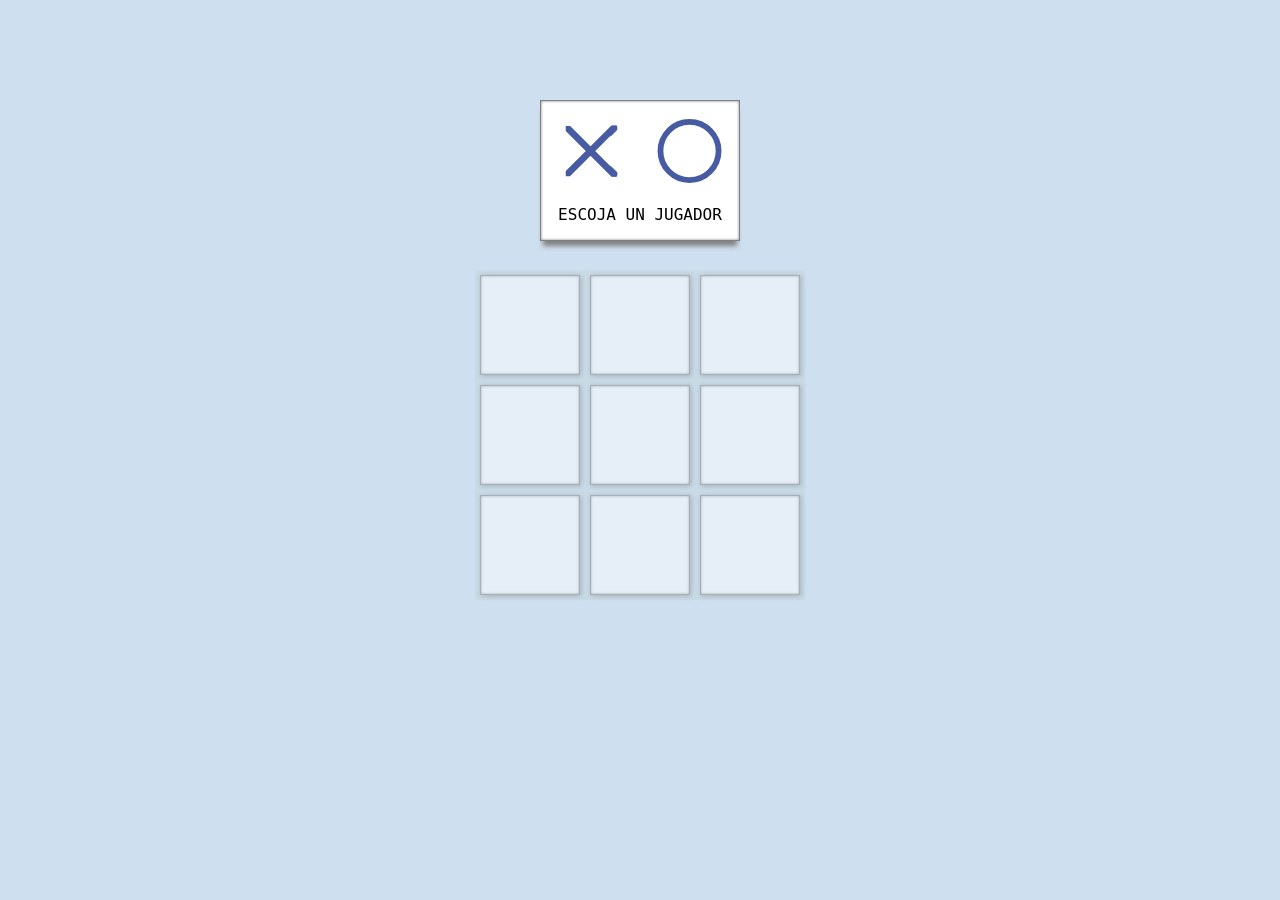
<file: rutes/tiqui.html>
<!DOCTYPE html>
<html lang="en">
  <head>
    <meta charset="UTF-8" />
    <title>TicTacToe</title>
    <link rel="stylesheet" href="/css/che.css" />
  </head>
  <body>
    <!-- partial:index.partial.html -->
    <svg xmlns="http://www.w3.org/2000/svg" height="0" width="0">
      <defs>
        <clippath id="a">
          <path
            d="M23.908 76.467V23.783l59.105-.826-18.33 18.388-1.625 16.185 20.257 19.935z"
          ></path>
        </clippath>
      </defs>
      <symbol id="circ" viewBox="0 0 100 100">
        <circle r="35" cy="50" cx="50" fill="none"></circle>
      </symbol>
      <symbol id="cross" viewBox="0 0 100 100">
        <path
          d="M25.314 25.314l49.498 49.498-.124-49.5-49.624 49.624"
          clip-path="url(#a)"
          fill="none"
          stroke-linecap="round"
          stroke-linejoin="round"
        ></path>
      </symbol>
    </svg>
    <main>
      <div class="notification selection">
        <svg class="X">
          <use xlink:href="#cross"></use>
        </svg>
        <svg
          class="tie"
          xmlns="http://www.w3.org/2000/svg"
          viewBox="0 0 100 100"
        >
          <defs>
            <pattern
              id="pb"
              patterntransform="scale(-.1145 .1145) rotate(15 2375.484 -10757.443)"
              xlink:href="#pa"
            ></pattern>
            <pattern
              id="pa"
              patterntransform="rotate(15 -3431.262 -230.574) scale(.3)"
              height="70"
              width="50"
              patternunits="userSpaceOnUse"
            >
              <path
                fill="currentColor"
                fill-rule="evenodd"
                d="M0 35h54v35H0z"
              ></path>
            </pattern>
          </defs>
          <path
            d="M60.81 977.146L50 987.934l-10.527-10.788-10.145 54.344 20.687 18.6 22.37-18.456z"
            fill="url(#pa)"
            fill-rule="evenodd"
            transform="translate(0 -950)"
          ></path>
          <path
            d="M49.808 1.99l12.255 4.577 3.488 8.591-15.477 14.324-15.562-14.54 2.245-7.595z"
            fill="url(#pb)"
            fill-rule="evenodd"
          ></path>
        </svg>
        <svg class="O">
          <use xlink:href="#circ"></use>
        </svg>
        <p class="txt">Escoja un jugador</p>
      </div>
      <div class="board" style="pointer-events: none">
        <div class="cell"></div>
        <div class="cell"></div>
        <div class="cell"></div>
        <div class="cell"></div>
        <div class="cell"></div>
        <div class="cell"></div>
        <div class="cell"></div>
        <div class="cell"></div>
        <div class="cell"></div>
      </div>
      <label class="easymode">
        <input id="easymode" type="checkbox" /><span
          >let me win sometimes
        </span>
      </label>
    </main>
    <!-- partial -->
    <script src="/js/bolud.js"></script>
  </body>
</html>
</file>
<file: assets/css/maicons.css>
@font-face {
  font-family: 'maicons';
  src:  url('../fonts/maicons.eot?c9nlkl');
  src:  url('../fonts/maicons.eot?c9nlkl#iefix') format('embedded-opentype'),
    url('../fonts/maicons.ttf?c9nlkl') format('truetype'),
    url('../fonts/maicons.woff?c9nlkl') format('woff'),
    url('../fonts/maicons.svg?c9nlkl#maicons') format('svg');
  font-weight: normal;
  font-style: normal;
  font-display: block;
}

[class^="mai-"], [class*=" mai-"] {
  /* use !important to prevent issues with browser extensions that change fonts */
  font-family: 'maicons' !important;
  speak: none;
  font-style: normal;
  font-weight: normal;
  font-variant: normal;
  text-transform: none;
  line-height: 1;

  /* Better Font Rendering =========== */
  -webkit-font-smoothing: antialiased;
  -moz-osx-font-smoothing: grayscale;
}

.mai-add:before {
  content: "\e900";
}
.mai-add-circle:before {
  content: "\e901";
}
.mai-add-circle-outline:before {
  content: "\e902";
}
.mai-airplane:before {
  content: "\e903";
}
.mai-airplane-outline:before {
  content: "\e904";
}
.mai-alarm:before {
  content: "\e905";
}
.mai-alarm-outline:before {
  content: "\e906";
}
.mai-albums:before {
  content: "\e907";
}
.mai-albums-outline:before {
  content: "\e908";
}
.mai-alert:before {
  content: "\e909";
}
.mai-alert-circle:before {
  content: "\e90a";
}
.mai-alert-circle-outline:before {
  content: "\e90b";
}
.mai-analytics:before {
  content: "\e90c";
}
.mai-analytics-outline:before {
  content: "\e90d";
}
.mai-aperture:before {
  content: "\e90e";
}
.mai-aperture-outline:before {
  content: "\e90f";
}
.mai-apps:before {
  content: "\e910";
}
.mai-apps-outline:before {
  content: "\e911";
}
.mai-archive:before {
  content: "\e912";
}
.mai-archive-outline:before {
  content: "\e913";
}
.mai-arrow-back:before {
  content: "\e914";
}
.mai-arrow-back-circle:before {
  content: "\e915";
}
.mai-arrow-back-circle-outline:before {
  content: "\e916";
}
.mai-arrow-down:before {
  content: "\e917";
}
.mai-arrow-down-circle:before {
  content: "\e918";
}
.mai-arrow-down-circle-outline:before {
  content: "\e919";
}
.mai-arrow-forward:before {
  content: "\e91a";
}
.mai-arrow-forward-circle:before {
  content: "\e91b";
}
.mai-arrow-forward-circle-outline:before {
  content: "\e91c";
}
.mai-arrow-redo:before {
  content: "\e91d";
}
.mai-arrow-redo-circle:before {
  content: "\e91e";
}
.mai-arrow-redo-circle-outline:before {
  content: "\e91f";
}
.mai-arrow-redo-outline:before {
  content: "\e920";
}
.mai-arrow-undo:before {
  content: "\e921";
}
.mai-arrow-undo-circle:before {
  content: "\e922";
}
.mai-arrow-undo-circle-outline:before {
  content: "\e923";
}
.mai-arrow-undo-outline:before {
  content: "\e924";
}
.mai-arrow-up:before {
  content: "\e925";
}
.mai-arrow-up-circle:before {
  content: "\e926";
}
.mai-arrow-up-circle-outline:before {
  content: "\e927";
}
.mai-at:before {
  content: "\e928";
}
.mai-at-circle:before {
  content: "\e929";
}
.mai-at-circle-outline:before {
  content: "\e92a";
}
.mai-attach:before {
  content: "\e92b";
}
.mai-attach-outline:before {
  content: "\e92c";
}
.mai-backspace:before {
  content: "\e92d";
}
.mai-backspace-outline:before {
  content: "\e92e";
}
.mai-bandage:before {
  content: "\e92f";
}
.mai-bandage-outline:before {
  content: "\e930";
}
.mai-bar-chart:before {
  content: "\e932";
}
.mai-bar-chart-outline:before {
  content: "\e933";
}
.mai-barbell:before {
  content: "\e931";
}
.mai-barcode:before {
  content: "\e934";
}
.mai-barcode-outline:before {
  content: "\e935";
}
.mai-baseball:before {
  content: "\e936";
}
.mai-baseball-outline:before {
  content: "\e937";
}
.mai-basket:before {
  content: "\e938";
}
.mai-basket-outline:before {
  content: "\e93b";
}
.mai-basketball:before {
  content: "\e939";
}
.mai-basketball-outline:before {
  content: "\e93a";
}
.mai-battery-charging:before {
  content: "\e93c";
}
.mai-battery-dead:before {
  content: "\e93d";
}
.mai-battery-full:before {
  content: "\e93e";
}
.mai-battery-half:before {
  content: "\e93f";
}
.mai-beaker:before {
  content: "\e940";
}
.mai-beaker-outline:before {
  content: "\e941";
}
.mai-bed:before {
  content: "\e942";
}
.mai-bed-outline:before {
  content: "\e943";
}
.mai-beer:before {
  content: "\e944";
}
.mai-beer-outline:before {
  content: "\e945";
}
.mai-bicycle:before {
  content: "\e946";
}
.mai-bluetooth:before {
  content: "\e947";
}
.mai-boat:before {
  content: "\e948";
}
.mai-boat-outline:before {
  content: "\e949";
}
.mai-body:before {
  content: "\e94a";
}
.mai-body-outline:before {
  content: "\e94b";
}
.mai-bonfire:before {
  content: "\e94c";
}
.mai-bonfire-outline:before {
  content: "\e94d";
}
.mai-book:before {
  content: "\e94e";
}
.mai-book-outline:before {
  content: "\e953";
}
.mai-bookmark:before {
  content: "\e94f";
}
.mai-bookmark-outline:before {
  content: "\e950";
}
.mai-bookmarks:before {
  content: "\e951";
}
.mai-bookmarks-outline:before {
  content: "\e952";
}
.mai-briefcase:before {
  content: "\e954";
}
.mai-briefcase-outline:before {
  content: "\e955";
}
.mai-browsers:before {
  content: "\e956";
}
.mai-browsers-outline:before {
  content: "\e957";
}
.mai-brush:before {
  content: "\e958";
}
.mai-brush-outline:before {
  content: "\e959";
}
.mai-bug:before {
  content: "\e95a";
}
.mai-bug-outline:before {
  content: "\e95b";
}
.mai-build:before {
  content: "\e95c";
}
.mai-build-outline:before {
  content: "\e95d";
}
.mai-bulb:before {
  content: "\e95e";
}
.mai-bulb-outline:before {
  content: "\e95f";
}
.mai-bus:before {
  content: "\e960";
}
.mai-bus-outline:before {
  content: "\e963";
}
.mai-business:before {
  content: "\e961";
}
.mai-business-outline:before {
  content: "\e962";
}
.mai-cafe:before {
  content: "\e964";
}
.mai-cafe-outline:before {
  content: "\e965";
}
.mai-calculator:before {
  content: "\e966";
}
.mai-calculator-outline:before {
  content: "\e967";
}
.mai-calendar:before {
  content: "\e968";
}
.mai-calendar-outline:before {
  content: "\e969";
}
.mai-call:before {
  content: "\e96a";
}
.mai-call-outline:before {
  content: "\e96b";
}
.mai-camera:before {
  content: "\e96c";
}
.mai-camera-outline:before {
  content: "\e96d";
}
.mai-camera-reverse:before {
  content: "\e96e";
}
.mai-camera-reverse-outline:before {
  content: "\e96f";
}
.mai-car:before {
  content: "\e970";
}
.mai-car-outline:before {
  content: "\e97f";
}
.mai-car-sport:before {
  content: "\e980";
}
.mai-car-sport-outline:before {
  content: "\e981";
}
.mai-card:before {
  content: "\e971";
}
.mai-card-outline:before {
  content: "\e972";
}
.mai-caret-back:before {
  content: "\e973";
}
.mai-caret-back-circle:before {
  content: "\e974";
}
.mai-caret-back-circle-outline:before {
  content: "\e975";
}
.mai-caret-down:before {
  content: "\e976";
}
.mai-caret-down-circle:before {
  content: "\e977";
}
.mai-caret-down-circle-outline:before {
  content: "\e978";
}
.mai-caret-forward:before {
  content: "\e979";
}
.mai-caret-forward-circle:before {
  content: "\e97a";
}
.mai-caret-forward-circle-outline:before {
  content: "\e97b";
}
.mai-caret-up:before {
  content: "\e97c";
}
.mai-caret-up-circle:before {
  content: "\e97d";
}
.mai-caret-up-circle-outline:before {
  content: "\e97e";
}
.mai-cart:before {
  content: "\e982";
}
.mai-cart-outline:before {
  content: "\e983";
}
.mai-cash:before {
  content: "\e984";
}
.mai-cash-outline:before {
  content: "\e985";
}
.mai-chatbox:before {
  content: "\e986";
}
.mai-chatbox-ellipses:before {
  content: "\e987";
}
.mai-chatbox-ellipses-outline:before {
  content: "\e988";
}
.mai-chatbox-outline:before {
  content: "\e989";
}
.mai-chatbubble:before {
  content: "\e98a";
}
.mai-chatbubble-ellipses:before {
  content: "\e98b";
}
.mai-chatbubble-ellipses-outline:before {
  content: "\e98c";
}
.mai-chatbubble-outline:before {
  content: "\e98d";
}
.mai-chatbubbles:before {
  content: "\e98e";
}
.mai-chatbubbles-outline:before {
  content: "\e98f";
}
.mai-checkbox:before {
  content: "\e990";
}
.mai-checkbox-outline:before {
  content: "\e991";
}
.mai-checkmark:before {
  content: "\e992";
}
.mai-checkmark-circle:before {
  content: "\e993";
}
.mai-checkmark-circle-outline:before {
  content: "\e994";
}
.mai-checkmark-done:before {
  content: "\e995";
}
.mai-checkmark-done-circle:before {
  content: "\e996";
}
.mai-checkmark-done-circle-outline:before {
  content: "\e997";
}
.mai-chevron-back:before {
  content: "\e998";
}
.mai-chevron-back-circle:before {
  content: "\e999";
}
.mai-chevron-back-circle-outline:before {
  content: "\e99a";
}
.mai-chevron-down:before {
  content: "\e99b";
}
.mai-chevron-down-circle:before {
  content: "\e99c";
}
.mai-chevron-down-circle-outline:before {
  content: "\e99d";
}
.mai-chevron-forward:before {
  content: "\e99e";
}
.mai-chevron-forward-circle:before {
  content: "\e99f";
}
.mai-chevron-forward-circle-outline:before {
  content: "\e9a0";
}
.mai-chevron-up:before {
  content: "\e9a1";
}
.mai-chevron-up-circle:before {
  content: "\e9a2";
}
.mai-chevron-up-circle-outline:before {
  content: "\e9a3";
}
.mai-clipboard:before {
  content: "\e9a4";
}
.mai-clipboard-outline:before {
  content: "\e9a5";
}
.mai-close:before {
  content: "\e9a6";
}
.mai-close-circle:before {
  content: "\e9a7";
}
.mai-close-circle-outline:before {
  content: "\e9a8";
}
.mai-cloud:before {
  content: "\e9a9";
}
.mai-cloud-circle:before {
  content: "\e9aa";
}
.mai-cloud-circle-outline:before {
  content: "\e9ab";
}
.mai-cloud-done:before {
  content: "\e9ac";
}
.mai-cloud-done-outline:before {
  content: "\e9ad";
}
.mai-cloud-download:before {
  content: "\e9ae";
}
.mai-cloud-download-outline:before {
  content: "\e9af";
}
.mai-cloud-offline:before {
  content: "\e9b0";
}
.mai-cloud-offline-outline:before {
  content: "\e9b1";
}
.mai-cloud-outline:before {
  content: "\e9b2";
}
.mai-cloud-upload:before {
  content: "\e9b3";
}
.mai-cloud-upload-outline:before {
  content: "\e9b4";
}
.mai-cloudy:before {
  content: "\e9b5";
}
.mai-cloudy-night:before {
  content: "\e9b6";
}
.mai-cloudy-night-outline:before {
  content: "\e9b7";
}
.mai-cloudy-outline:before {
  content: "\e9b8";
}
.mai-code:before {
  content: "\e9b9";
}
.mai-code-download:before {
  content: "\e9ba";
}
.mai-code-slash:before {
  content: "\e9bb";
}
.mai-code-working:before {
  content: "\e9bc";
}
.mai-cog:before {
  content: "\e9bd";
}
.mai-color-fill:before {
  content: "\e9be";
}
.mai-color-fill-outline:before {
  content: "\e9bf";
}
.mai-color-filter:before {
  content: "\e9c0";
}
.mai-color-filter-outline:before {
  content: "\e9c1";
}
.mai-color-palette:before {
  content: "\e9c2";
}
.mai-color-palette-outline:before {
  content: "\e9c3";
}
.mai-color-wand:before {
  content: "\e9c4";
}
.mai-color-wand-outline:before {
  content: "\e9c5";
}
.mai-compass:before {
  content: "\e9c6";
}
.mai-compass-outline:before {
  content: "\e9c7";
}
.mai-construct:before {
  content: "\e9c8";
}
.mai-construct-outline:before {
  content: "\e9c9";
}
.mai-contract:before {
  content: "\e9ca";
}
.mai-contrast:before {
  content: "\e9cb";
}
.mai-copy:before {
  content: "\e9cc";
}
.mai-copy-outline:before {
  content: "\e9cd";
}
.mai-create:before {
  content: "\e9ce";
}
.mai-create-outline:before {
  content: "\e9cf";
}
.mai-crop:before {
  content: "\e9d0";
}
.mai-cube:before {
  content: "\e9d1";
}
.mai-cube-outline:before {
  content: "\e9d2";
}
.mai-cut:before {
  content: "\e9d3";
}
.mai-desktop:before {
  content: "\e9d4";
}
.mai-desktop-outline:before {
  content: "\e9d5";
}
.mai-disc:before {
  content: "\e9d6";
}
.mai-disc-outline:before {
  content: "\e9d7";
}
.mai-document:before {
  content: "\e9d8";
}
.mai-document-outline:before {
  content: "\e9d9";
}
.mai-document-text:before {
  content: "\e9dc";
}
.mai-document-text-outline:before {
  content: "\e9dd";
}
.mai-documents:before {
  content: "\e9da";
}
.mai-documents-outline:before {
  content: "\e9db";
}
.mai-download:before {
  content: "\e9de";
}
.mai-download-outline:before {
  content: "\e9df";
}
.mai-duplicate:before {
  content: "\e9e0";
}
.mai-duplicate-outline:before {
  content: "\e9e1";
}
.mai-ear:before {
  content: "\e9e2";
}
.mai-ear-outline:before {
  content: "\e9e3";
}
.mai-earth:before {
  content: "\e9e4";
}
.mai-earth-outline:before {
  content: "\e9e5";
}
.mai-easel:before {
  content: "\e9e6";
}
.mai-easel-outline:before {
  content: "\e9e7";
}
.mai-egg:before {
  content: "\e9e8";
}
.mai-egg-outline:before {
  content: "\e9e9";
}
.mai-ellipse:before {
  content: "\e9ea";
}
.mai-ellipse-outline:before {
  content: "\e9eb";
}
.mai-ellipsis-horizontal:before {
  content: "\e9ec";
}
.mai-ellipsis-horizontal-circle:before {
  content: "\e9ed";
}
.mai-ellipsis-vertical:before {
  content: "\e9ee";
}
.mai-ellipsis-vertical-circle:before {
  content: "\e9ef";
}
.mai-enter:before {
  content: "\e9f0";
}
.mai-enter-outline:before {
  content: "\e9f1";
}
.mai-exit:before {
  content: "\e9f2";
}
.mai-exit-outline:before {
  content: "\e9f3";
}
.mai-expand:before {
  content: "\e9f4";
}
.mai-eye:before {
  content: "\e9f5";
}
.mai-eye-off:before {
  content: "\e9f8";
}
.mai-eye-off-outline:before {
  content: "\e9f9";
}
.mai-eye-outline:before {
  content: "\e9fa";
}
.mai-eyedrop:before {
  content: "\e9f6";
}
.mai-eyedrop-outline:before {
  content: "\e9f7";
}
.mai-fast-food:before {
  content: "\e9fb";
}
.mai-fast-food-outline:before {
  content: "\e9fc";
}
.mai-female:before {
  content: "\e9fd";
}
.mai-file-tray:before {
  content: "\e9fe";
}
.mai-file-tray-full:before {
  content: "\e9ff";
}
.mai-file-tray-full-outline:before {
  content: "\ea00";
}
.mai-file-tray-outline:before {
  content: "\ea01";
}
.mai-film:before {
  content: "\ea02";
}
.mai-film-outline:before {
  content: "\ea03";
}
.mai-filter:before {
  content: "\ea04";
}
.mai-finger-print:before {
  content: "\ea05";
}
.mai-fitness:before {
  content: "\ea06";
}
.mai-fitness-outline:before {
  content: "\ea07";
}
.mai-flag:before {
  content: "\ea08";
}
.mai-flag-outline:before {
  content: "\ea09";
}
.mai-flame:before {
  content: "\ea0a";
}
.mai-flame-outline:before {
  content: "\ea0b";
}
.mai-flash:before {
  content: "\ea0c";
}
.mai-flash-off:before {
  content: "\ea0f";
}
.mai-flash-off-outline:before {
  content: "\ea10";
}
.mai-flash-outline:before {
  content: "\ea11";
}
.mai-flashlight:before {
  content: "\ea0d";
}
.mai-flashlight-outline:before {
  content: "\ea0e";
}
.mai-flask:before {
  content: "\ea12";
}
.mai-flask-outline:before {
  content: "\ea13";
}
.mai-flower:before {
  content: "\ea14";
}
.mai-flower-outline:before {
  content: "\ea15";
}
.mai-folder:before {
  content: "\ea16";
}
.mai-folder-open:before {
  content: "\ea17";
}
.mai-folder-open-outline:before {
  content: "\ea18";
}
.mai-folder-outline:before {
  content: "\ea19";
}
.mai-football:before {
  content: "\ea1a";
}
.mai-football-outline:before {
  content: "\ea1b";
}
.mai-funnel:before {
  content: "\ea1c";
}
.mai-funnel-outline:before {
  content: "\ea1d";
}
.mai-game-controller:before {
  content: "\ea1e";
}
.mai-game-controller-outline:before {
  content: "\ea1f";
}
.mai-gift:before {
  content: "\ea20";
}
.mai-gift-outline:before {
  content: "\ea21";
}
.mai-git-branch:before {
  content: "\ea22";
}
.mai-git-commit:before {
  content: "\ea23";
}
.mai-git-compare:before {
  content: "\ea24";
}
.mai-git-merge:before {
  content: "\ea25";
}
.mai-git-network:before {
  content: "\ea26";
}
.mai-git-pull-request:before {
  content: "\ea27";
}
.mai-glasses:before {
  content: "\ea28";
}
.mai-glasses-outline:before {
  content: "\ea29";
}
.mai-globe:before {
  content: "\ea2a";
}
.mai-globe-outline:before {
  content: "\ea2b";
}
.mai-golf:before {
  content: "\ea2c";
}
.mai-golf-outline:before {
  content: "\ea2d";
}
.mai-grid:before {
  content: "\ea2e";
}
.mai-grid-outline:before {
  content: "\ea2f";
}
.mai-hammer:before {
  content: "\ea30";
}
.mai-hammer-outline:before {
  content: "\ea31";
}
.mai-hand-left:before {
  content: "\ea32";
}
.mai-hand-left-outline:before {
  content: "\ea33";
}
.mai-hand-right:before {
  content: "\ea34";
}
.mai-hand-right-outline:before {
  content: "\ea35";
}
.mai-happy:before {
  content: "\ea36";
}
.mai-happy-outline:before {
  content: "\ea37";
}
.mai-hardware-chip:before {
  content: "\ea38";
}
.mai-hardware-chip-outline:before {
  content: "\ea39";
}
.mai-headset:before {
  content: "\ea3a";
}
.mai-headset-outline:before {
  content: "\ea3b";
}
.mai-heart:before {
  content: "\ea3c";
}
.mai-heart-circle:before {
  content: "\ea3d";
}
.mai-heart-circle-outline:before {
  content: "\ea3e";
}
.mai-heart-dislike:before {
  content: "\ea3f";
}
.mai-heart-dislike-circle:before {
  content: "\ea40";
}
.mai-heart-dislike-circle-outline:before {
  content: "\ea41";
}
.mai-heart-dislike-outline:before {
  content: "\ea42";
}
.mai-heart-half:before {
  content: "\ea43";
}
.mai-heart-half-outline:before {
  content: "\ea44";
}
.mai-heart-outline:before {
  content: "\ea45";
}
.mai-help:before {
  content: "\ea46";
}
.mai-help-buoy:before {
  content: "\ea47";
}
.mai-help-buoy-outline:before {
  content: "\ea48";
}
.mai-help-circle:before {
  content: "\ea49";
}
.mai-help-circle-outline:before {
  content: "\ea4a";
}
.mai-home:before {
  content: "\ea4b";
}
.mai-home-outline:before {
  content: "\ea4c";
}
.mai-hourglass:before {
  content: "\ea4d";
}
.mai-hourglass-outline:before {
  content: "\ea4e";
}
.mai-ice-cream:before {
  content: "\ea4f";
}
.mai-ice-cream-outline:before {
  content: "\ea50";
}
.mai-image:before {
  content: "\ea51";
}
.mai-image-outline:before {
  content: "\ea52";
}
.mai-images:before {
  content: "\ea53";
}
.mai-images-outline:before {
  content: "\ea54";
}
.mai-infinite:before {
  content: "\ea55";
}
.mai-information:before {
  content: "\ea56";
}
.mai-information-circle:before {
  content: "\ea57";
}
.mai-information-circle-outline:before {
  content: "\ea58";
}
.mai-journal:before {
  content: "\ea59";
}
.mai-journal-outline:before {
  content: "\ea5a";
}
.mai-key:before {
  content: "\ea5b";
}
.mai-key-outline:before {
  content: "\ea5c";
}
.mai-keypad:before {
  content: "\ea5d";
}
.mai-keypad-outline:before {
  content: "\ea5e";
}
.mai-language:before {
  content: "\ea5f";
}
.mai-laptop:before {
  content: "\ea60";
}
.mai-laptop-outline:before {
  content: "\ea61";
}
.mai-layers:before {
  content: "\ea62";
}
.mai-layers-outline:before {
  content: "\ea63";
}
.mai-leaf:before {
  content: "\ea64";
}
.mai-leaf-outline:before {
  content: "\ea65";
}
.mai-library:before {
  content: "\ea66";
}
.mai-library-outline:before {
  content: "\ea67";
}
.mai-link:before {
  content: "\ea68";
}
.mai-list:before {
  content: "\ea69";
}
.mai-list-circle:before {
  content: "\ea6a";
}
.mai-list-circle-outline:before {
  content: "\ea6b";
}
.mai-locate:before {
  content: "\ea6c";
}
.mai-location:before {
  content: "\ea6d";
}
.mai-location-outline:before {
  content: "\ea6e";
}
.mai-lock-closed:before {
  content: "\ea6f";
}
.mai-lock-closed-outline:before {
  content: "\ea70";
}
.mai-lock-open:before {
  content: "\ea71";
}
.mai-lock-open-outline:before {
  content: "\ea72";
}
.mai-log-in:before {
  content: "\ea73";
}
.mai-log-in-outline:before {
  content: "\ea74";
}
.mai-log-out:before {
  content: "\ea75";
}
.mai-log-out-outline:before {
  content: "\ea76";
}
.mai-logo-500px:before {
  content: "\ea8e";
}
.mai-logo-accessible-icon:before {
  content: "\eaef";
}
.mai-logo-accusoft:before {
  content: "\eba2";
}
.mai-logo-algolia:before {
  content: "\eba3";
}
.mai-logo-alipay:before {
  content: "\eba4";
}
.mai-logo-amazon:before {
  content: "\eba5";
}
.mai-logo-amplify:before {
  content: "\eba6";
}
.mai-logo-android:before {
  content: "\eba7";
}
.mai-logo-angular:before {
  content: "\eba8";
}
.mai-logo-apple:before {
  content: "\eba9";
}
.mai-logo-apple-appstore:before {
  content: "\ebaa";
}
.mai-logo-aws:before {
  content: "\ebab";
}
.mai-logo-behance:before {
  content: "\ebac";
}
.mai-logo-bitbucket:before {
  content: "\ebad";
}
.mai-logo-bitcoin:before {
  content: "\ebae";
}
.mai-logo-blackberry:before {
  content: "\ebaf";
}
.mai-logo-blogger:before {
  content: "\ebb0";
}
.mai-logo-buffer:before {
  content: "\ebb1";
}
.mai-logo-buysellads:before {
  content: "\ebb2";
}
.mai-logo-capacitor:before {
  content: "\ebb3";
}
.mai-logo-cc-amazon-pay:before {
  content: "\ebb4";
}
.mai-logo-cc-amex:before {
  content: "\ebb5";
}
.mai-logo-cc-apple-pay:before {
  content: "\ebb6";
}
.mai-logo-cc-diners-club:before {
  content: "\ebb7";
}
.mai-logo-cc-discover:before {
  content: "\ebb8";
}
.mai-logo-cc-jcb:before {
  content: "\ebb9";
}
.mai-logo-cc-mastercard:before {
  content: "\ebba";
}
.mai-logo-cc-paypal:before {
  content: "\ebbb";
}
.mai-logo-cc-stripe:before {
  content: "\ebbc";
}
.mai-logo-cc-visa:before {
  content: "\ebbd";
}
.mai-logo-chrome:before {
  content: "\ebbe";
}
.mai-logo-closed-captioning:before {
  content: "\ebbf";
}
.mai-logo-codepen:before {
  content: "\ebc0";
}
.mai-logo-cpanel:before {
  content: "\ebc1";
}
.mai-logo-creative-commons:before {
  content: "\ebc2";
}
.mai-logo-css3:before {
  content: "\ebc3";
}
.mai-logo-cuttlefish:before {
  content: "\ebc4";
}
.mai-logo-d-and-d:before {
  content: "\ebc5";
}
.mai-logo-dashcube:before {
  content: "\ebc6";
}
.mai-logo-designernews:before {
  content: "\ebc7";
}
.mai-logo-deviantart:before {
  content: "\ebc8";
}
.mai-logo-digg:before {
  content: "\ebc9";
}
.mai-logo-digital-ocean:before {
  content: "\ebca";
}
.mai-logo-discord:before {
  content: "\ebcb";
}
.mai-logo-discourse:before {
  content: "\ebcc";
}
.mai-logo-dochub:before {
  content: "\ebcd";
}
.mai-logo-docker:before {
  content: "\ebce";
}
.mai-logo-dribbble:before {
  content: "\ebcf";
}
.mai-logo-dropbox:before {
  content: "\ebd0";
}
.mai-logo-drupal:before {
  content: "\ebd1";
}
.mai-logo-dyalog:before {
  content: "\ebd2";
}
.mai-logo-earlybirds:before {
  content: "\ebd3";
}
.mai-logo-ebay:before {
  content: "\ebd4";
}
.mai-logo-edge:before {
  content: "\ebd5";
}
.mai-logo-electron:before {
  content: "\ebd6";
}
.mai-logo-elementor:before {
  content: "\ebd7";
}
.mai-logo-ello:before {
  content: "\ebd8";
}
.mai-logo-ember:before {
  content: "\ebd9";
}
.mai-logo-empire:before {
  content: "\ebda";
}
.mai-logo-envira:before {
  content: "\ebdb";
}
.mai-logo-erlang:before {
  content: "\ebdc";
}
.mai-logo-etsy:before {
  content: "\ebdd";
}
.mai-logo-euro:before {
  content: "\ebde";
}
.mai-logo-expeditedssl:before {
  content: "\ebdf";
}
.mai-logo-facebook:before {
  content: "\ebe0";
}
.mai-logo-facebook-f:before {
  content: "\ebe1";
}
.mai-logo-facebook-messenger:before {
  content: "\ebe2";
}
.mai-logo-firebase:before {
  content: "\ebe3";
}
.mai-logo-firefox:before {
  content: "\ebe4";
}
.mai-logo-flickr:before {
  content: "\ebe5";
}
.mai-logo-flipboard:before {
  content: "\ebe6";
}
.mai-logo-fly:before {
  content: "\ebe7";
}
.mai-logo-foursquare:before {
  content: "\ebe8";
}
.mai-logo-freebsd:before {
  content: "\ebe9";
}
.mai-logo-gg:before {
  content: "\ebea";
}
.mai-logo-git:before {
  content: "\ebeb";
}
.mai-logo-github:before {
  content: "\ebec";
}
.mai-logo-github-alt:before {
  content: "\ebed";
}
.mai-logo-gitlab:before {
  content: "\ebee";
}
.mai-logo-gitter:before {
  content: "\ebef";
}
.mai-logo-glide:before {
  content: "\ebf0";
}
.mai-logo-glide-g:before {
  content: "\ebf1";
}
.mai-logo-google:before {
  content: "\ebf2";
}
.mai-logo-google-drive:before {
  content: "\ebf3";
}
.mai-logo-google-play:before {
  content: "\ebf4";
}
.mai-logo-google-playstore:before {
  content: "\ebf5";
}
.mai-logo-google-plus:before {
  content: "\ebf6";
}
.mai-logo-google-plus-g:before {
  content: "\ebf7";
}
.mai-logo-google-wallet:before {
  content: "\ebf8";
}
.mai-logo-grunt:before {
  content: "\ebf9";
}
.mai-logo-gulp:before {
  content: "\ebfa";
}
.mai-logo-hackernews:before {
  content: "\ebfb";
}
.mai-logo-hotjar:before {
  content: "\ebfc";
}
.mai-logo-html5:before {
  content: "\ebfd";
}
.mai-logo-hubspot:before {
  content: "\ebfe";
}
.mai-logo-imdb:before {
  content: "\ebff";
}
.mai-logo-instagram:before {
  content: "\ec00";
}
.mai-logo-internet-explorer:before {
  content: "\ec01";
}
.mai-logo-ionic:before {
  content: "\ec02";
}
.mai-logo-ionitron:before {
  content: "\ec03";
}
.mai-logo-itunes:before {
  content: "\ec04";
}
.mai-logo-java:before {
  content: "\ec05";
}
.mai-logo-javascript:before {
  content: "\ec06";
}
.mai-logo-joomla:before {
  content: "\ec07";
}
.mai-logo-jsfiddle:before {
  content: "\ec08";
}
.mai-logo-keycdn:before {
  content: "\ec09";
}
.mai-logo-laravel:before {
  content: "\ec0a";
}
.mai-logo-lastfm:before {
  content: "\ec0b";
}
.mai-logo-leanpub:before {
  content: "\ec0c";
}
.mai-logo-less:before {
  content: "\ec0d";
}
.mai-logo-line:before {
  content: "\ec0e";
}
.mai-logo-linkedin:before {
  content: "\ec0f";
}
.mai-logo-linux:before {
  content: "\ec10";
}
.mai-logo-magento:before {
  content: "\ec11";
}
.mai-logo-mailchimp:before {
  content: "\ec12";
}
.mai-logo-markdown:before {
  content: "\ec13";
}
.mai-logo-maxcdn:before {
  content: "\ec14";
}
.mai-logo-medium:before {
  content: "\ec15";
}
.mai-logo-medium-m:before {
  content: "\ec16";
}
.mai-logo-meetup:before {
  content: "\ec17";
}
.mai-logo-microsoft:before {
  content: "\ec18";
}
.mai-logo-mix:before {
  content: "\ec19";
}
.mai-logo-mixcloud:before {
  content: "\ec1a";
}
.mai-logo-nodejs:before {
  content: "\ec1b";
}
.mai-logo-npm:before {
  content: "\ec1c";
}
.mai-logo-octocat:before {
  content: "\ec1d";
}
.mai-logo-opencart:before {
  content: "\ec1e";
}
.mai-logo-openid:before {
  content: "\ec1f";
}
.mai-logo-opera:before {
  content: "\ec20";
}
.mai-logo-patreon:before {
  content: "\ec21";
}
.mai-logo-paypal:before {
  content: "\ec22";
}
.mai-logo-php:before {
  content: "\ec23";
}
.mai-logo-pinterest:before {
  content: "\ec24";
}
.mai-logo-pinterest-p:before {
  content: "\ec25";
}
.mai-logo-playstation:before {
  content: "\ec26";
}
.mai-logo-product-hunt:before {
  content: "\ec27";
}
.mai-logo-pwa:before {
  content: "\ec28";
}
.mai-logo-python:before {
  content: "\ec29";
}
.mai-logo-qq:before {
  content: "\ec2a";
}
.mai-logo-quora:before {
  content: "\ec2b";
}
.mai-logo-react:before {
  content: "\ec2c";
}
.mai-logo-readme:before {
  content: "\ec2d";
}
.mai-logo-reddit:before {
  content: "\ec2e";
}
.mai-logo-researchgate:before {
  content: "\ec2f";
}
.mai-logo-rocketchat:before {
  content: "\ec30";
}
.mai-logo-rss:before {
  content: "\ec31";
}
.mai-logo-safari:before {
  content: "\ec32";
}
.mai-logo-sass:before {
  content: "\ec33";
}
.mai-logo-scribd:before {
  content: "\ec34";
}
.mai-logo-searchengin:before {
  content: "\ec35";
}
.mai-logo-sellcast:before {
  content: "\ec36";
}
.mai-logo-sellsy:before {
  content: "\ec37";
}
.mai-logo-skype:before {
  content: "\ec38";
}
.mai-logo-slack:before {
  content: "\ec39";
}
.mai-logo-slideshare:before {
  content: "\ec3a";
}
.mai-logo-snapchat:before {
  content: "\ec3b";
}
.mai-logo-soundcloud:before {
  content: "\ec3c";
}
.mai-logo-spotify:before {
  content: "\ec3d";
}
.mai-logo-squarespace:before {
  content: "\ec3e";
}
.mai-logo-stack-exchange:before {
  content: "\ec3f";
}
.mai-logo-stackoverflow:before {
  content: "\ec40";
}
.mai-logo-staylinked:before {
  content: "\ec41";
}
.mai-logo-steam:before {
  content: "\ec42";
}
.mai-logo-stencil:before {
  content: "\ec43";
}
.mai-logo-stripe:before {
  content: "\ec44";
}
.mai-logo-stripe-s:before {
  content: "\ec45";
}
.mai-logo-teamspeak:before {
  content: "\ec46";
}
.mai-logo-telegram:before {
  content: "\ec47";
}
.mai-logo-trello:before {
  content: "\ec48";
}
.mai-logo-tripadvisor:before {
  content: "\ec49";
}
.mai-logo-tumblr:before {
  content: "\ec4a";
}
.mai-logo-tux:before {
  content: "\ec4b";
}
.mai-logo-twitch:before {
  content: "\ec4c";
}
.mai-logo-twitter:before {
  content: "\ec4d";
}
.mai-logo-uber:before {
  content: "\ec4e";
}
.mai-logo-uikit:before {
  content: "\ec4f";
}
.mai-logo-usd:before {
  content: "\ec50";
}
.mai-logo-viacoin:before {
  content: "\ec51";
}
.mai-logo-viadeo:before {
  content: "\ec52";
}
.mai-logo-viber:before {
  content: "\ec53";
}
.mai-logo-vimeo:before {
  content: "\ec54";
}
.mai-logo-vk:before {
  content: "\ec55";
}
.mai-logo-vue:before {
  content: "\ec56";
}
.mai-logo-web-component:before {
  content: "\ec57";
}
.mai-logo-weebly:before {
  content: "\ec58";
}
.mai-logo-weibo:before {
  content: "\ec59";
}
.mai-logo-whatsapp:before {
  content: "\ec5a";
}
.mai-logo-whmcs:before {
  content: "\ec5b";
}
.mai-logo-wikipedia-w:before {
  content: "\ec5c";
}
.mai-logo-windows:before {
  content: "\ec5d";
}
.mai-logo-wix:before {
  content: "\ec5e";
}
.mai-logo-wordpress:before {
  content: "\ec5f";
}
.mai-logo-xbox:before {
  content: "\ec60";
}
.mai-logo-xing:before {
  content: "\ec61";
}
.mai-logo-yahoo:before {
  content: "\ec62";
}
.mai-logo-yen:before {
  content: "\ec63";
}
.mai-logo-youtube:before {
  content: "\ec64";
}
.mai-magnet:before {
  content: "\ea77";
}
.mai-magnet-outline:before {
  content: "\ea78";
}
.mai-mail:before {
  content: "\ea79";
}
.mai-mail-open:before {
  content: "\ea7a";
}
.mai-mail-open-outline:before {
  content: "\ea7b";
}
.mai-mail-outline:before {
  content: "\ea7c";
}
.mai-mail-unread:before {
  content: "\ea7d";
}
.mai-mail-unread-outline:before {
  content: "\ea7e";
}
.mai-male:before {
  content: "\ea7f";
}
.mai-male-female:before {
  content: "\ea80";
}
.mai-man:before {
  content: "\ea81";
}
.mai-man-outline:before {
  content: "\ea82";
}
.mai-map:before {
  content: "\ea83";
}
.mai-map-outline:before {
  content: "\ea84";
}
.mai-medal:before {
  content: "\ea85";
}
.mai-medal-outline:before {
  content: "\ea86";
}
.mai-medical:before {
  content: "\ea87";
}
.mai-medical-outline:before {
  content: "\ea88";
}
.mai-medkit:before {
  content: "\ea89";
}
.mai-medkit-outline:before {
  content: "\ea8a";
}
.mai-megaphone:before {
  content: "\ea8b";
}
.mai-megaphone-outline:before {
  content: "\ea8c";
}
.mai-menu:before {
  content: "\ea8d";
}
.mai-mic:before {
  content: "\ea8f";
}
.mai-mic-circle:before {
  content: "\ea90";
}
.mai-mic-circle-outline:before {
  content: "\ea91";
}
.mai-mic-off:before {
  content: "\ea92";
}
.mai-mic-off-circle:before {
  content: "\ea93";
}
.mai-mic-off-circle-outline:before {
  content: "\ea94";
}
.mai-mic-off-outline:before {
  content: "\ea95";
}
.mai-mic-outline:before {
  content: "\ea96";
}
.mai-moon:before {
  content: "\ea97";
}
.mai-moon-outline:before {
  content: "\ea98";
}
.mai-move:before {
  content: "\ea99";
}
.mai-musical-note:before {
  content: "\ea9a";
}
.mai-musical-note-outline:before {
  content: "\ea9b";
}
.mai-musical-notes:before {
  content: "\ea9c";
}
.mai-musical-notes-outline:before {
  content: "\ea9d";
}
.mai-navigate:before {
  content: "\ea9e";
}
.mai-navigate-circle:before {
  content: "\ea9f";
}
.mai-navigate-circle-outline:before {
  content: "\eaa0";
}
.mai-navigate-outline:before {
  content: "\eaa1";
}
.mai-newspaper:before {
  content: "\eaa2";
}
.mai-newspaper-outline:before {
  content: "\eaa3";
}
.mai-notifications:before {
  content: "\eaa4";
}
.mai-notifications-circle:before {
  content: "\eaa5";
}
.mai-notifications-circle-outline:before {
  content: "\eaa6";
}
.mai-notifications-off:before {
  content: "\eaa7";
}
.mai-notifications-off-circle:before {
  content: "\eaa8";
}
.mai-notifications-off-circle-outline:before {
  content: "\eaa9";
}
.mai-notifications-off-outline:before {
  content: "\eaaa";
}
.mai-notifications-outline:before {
  content: "\eaab";
}
.mai-nuclear:before {
  content: "\eaac";
}
.mai-nuclear-outline:before {
  content: "\eaad";
}
.mai-nutrition:before {
  content: "\eaae";
}
.mai-nutrition-outline:before {
  content: "\eaaf";
}
.mai-open:before {
  content: "\eab0";
}
.mai-open-outline:before {
  content: "\eab1";
}
.mai-options:before {
  content: "\eab2";
}
.mai-options-outline:before {
  content: "\eab3";
}
.mai-paper-plane:before {
  content: "\eab4";
}
.mai-paper-plane-outline:before {
  content: "\eab5";
}
.mai-partly-sunny:before {
  content: "\eab6";
}
.mai-partly-sunny-outline:before {
  content: "\eab7";
}
.mai-pause:before {
  content: "\eab8";
}
.mai-pause-circle:before {
  content: "\eab9";
}
.mai-pause-circle-outline:before {
  content: "\eaba";
}
.mai-paw:before {
  content: "\eabb";
}
.mai-paw-outline:before {
  content: "\eabc";
}
.mai-pencil:before {
  content: "\eabd";
}
.mai-people:before {
  content: "\eabe";
}
.mai-people-circle:before {
  content: "\eabf";
}
.mai-people-circle-outline:before {
  content: "\eac0";
}
.mai-people-outline:before {
  content: "\eac1";
}
.mai-person:before {
  content: "\eac2";
}
.mai-person-add:before {
  content: "\eac3";
}
.mai-person-add-outline:before {
  content: "\eac4";
}
.mai-person-circle:before {
  content: "\eac5";
}
.mai-person-circle-outline:before {
  content: "\eac6";
}
.mai-person-outline:before {
  content: "\eac7";
}
.mai-person-remove:before {
  content: "\eac8";
}
.mai-person-remove-outline:before {
  content: "\eac9";
}
.mai-phone-landscape:before {
  content: "\eaca";
}
.mai-phone-landscape-outline:before {
  content: "\eacb";
}
.mai-phone-portrait:before {
  content: "\eacc";
}
.mai-phone-portrait-outline:before {
  content: "\eacd";
}
.mai-pie-chart:before {
  content: "\eace";
}
.mai-pie-chart-outline:before {
  content: "\eacf";
}
.mai-pin:before {
  content: "\ead0";
}
.mai-pin-outline:before {
  content: "\ead1";
}
.mai-pint:before {
  content: "\ead2";
}
.mai-pint-outline:before {
  content: "\ead3";
}
.mai-pizza:before {
  content: "\ead4";
}
.mai-pizza-outline:before {
  content: "\ead5";
}
.mai-planet:before {
  content: "\ead6";
}
.mai-planet-outline:before {
  content: "\ead7";
}
.mai-play:before {
  content: "\ead8";
}
.mai-play-back:before {
  content: "\ead9";
}
.mai-play-back-circle:before {
  content: "\eada";
}
.mai-play-back-circle-outline:before {
  content: "\eadb";
}
.mai-play-back-outline:before {
  content: "\eadc";
}
.mai-play-circle:before {
  content: "\eadd";
}
.mai-play-circle-outline:before {
  content: "\eade";
}
.mai-play-forward:before {
  content: "\eadf";
}
.mai-play-forward-circle:before {
  content: "\eae0";
}
.mai-play-forward-circle-outline:before {
  content: "\eae1";
}
.mai-play-forward-outline:before {
  content: "\eae2";
}
.mai-play-outline:before {
  content: "\eae3";
}
.mai-play-skip-back:before {
  content: "\eae4";
}
.mai-play-skip-back-circle:before {
  content: "\eae5";
}
.mai-play-skip-back-circle-outline:before {
  content: "\eae6";
}
.mai-play-skip-back-outline:before {
  content: "\eae7";
}
.mai-play-skip-forward:before {
  content: "\eae8";
}
.mai-play-skip-forward-circle:before {
  content: "\eae9";
}
.mai-play-skip-forward-circle-outline:before {
  content: "\eaea";
}
.mai-play-skip-forward-outline:before {
  content: "\eaeb";
}
.mai-podium:before {
  content: "\eaec";
}
.mai-podium-outline:before {
  content: "\eaed";
}
.mai-power:before {
  content: "\eaee";
}
.mai-pricetag:before {
  content: "\eaf0";
}
.mai-pricetag-outline:before {
  content: "\eaf1";
}
.mai-pricetags:before {
  content: "\eaf2";
}
.mai-pricetags-outline:before {
  content: "\eaf3";
}
.mai-print:before {
  content: "\eaf4";
}
.mai-print-outline:before {
  content: "\eaf5";
}
.mai-pulse:before {
  content: "\eaf6";
}
.mai-pulse-outline:before {
  content: "\eaf7";
}
.mai-push:before {
  content: "\eaf8";
}
.mai-push-outline:before {
  content: "\eaf9";
}
.mai-qr-code:before {
  content: "\eafa";
}
.mai-qr-code-outline:before {
  content: "\eafb";
}
.mai-radio:before {
  content: "\eafc";
}
.mai-radio-button-off:before {
  content: "\eafd";
}
.mai-radio-button-on:before {
  content: "\eafe";
}
.mai-rainy:before {
  content: "\eaff";
}
.mai-rainy-outline:before {
  content: "\eb00";
}
.mai-reader:before {
  content: "\eb01";
}
.mai-reader-outline:before {
  content: "\eb02";
}
.mai-receipt:before {
  content: "\eb03";
}
.mai-receipt-outline:before {
  content: "\eb04";
}
.mai-recording:before {
  content: "\eb05";
}
.mai-recording-outline:before {
  content: "\eb06";
}
.mai-refresh:before {
  content: "\eb07";
}
.mai-refresh-circle:before {
  content: "\eb08";
}
.mai-refresh-circle-outline:before {
  content: "\eb09";
}
.mai-reload:before {
  content: "\eb0a";
}
.mai-reload-circle:before {
  content: "\eb0b";
}
.mai-reload-circle-outline:before {
  content: "\eb0c";
}
.mai-remove:before {
  content: "\eb0d";
}
.mai-remove-circle:before {
  content: "\eb0e";
}
.mai-remove-circle-outline:before {
  content: "\eb0f";
}
.mai-reorder-four:before {
  content: "\eb10";
}
.mai-reorder-three:before {
  content: "\eb11";
}
.mai-reorder-two:before {
  content: "\eb12";
}
.mai-repeat:before {
  content: "\eb13";
}
.mai-resize:before {
  content: "\eb14";
}
.mai-restaurant:before {
  content: "\eb15";
}
.mai-restaurant-outline:before {
  content: "\eb16";
}
.mai-return-down-back:before {
  content: "\eb17";
}
.mai-return-down-forward:before {
  content: "\eb18";
}
.mai-return-up-back:before {
  content: "\eb19";
}
.mai-return-up-forward:before {
  content: "\eb1a";
}
.mai-ribbon:before {
  content: "\eb1b";
}
.mai-ribbon-outline:before {
  content: "\eb1c";
}
.mai-rocket:before {
  content: "\eb1d";
}
.mai-rocket-outline:before {
  content: "\eb1e";
}
.mai-rose:before {
  content: "\eb1f";
}
.mai-rose-outline:before {
  content: "\eb20";
}
.mai-sad:before {
  content: "\eb21";
}
.mai-sad-outline:before {
  content: "\eb22";
}
.mai-save:before {
  content: "\eb23";
}
.mai-save-outline:before {
  content: "\eb24";
}
.mai-scan:before {
  content: "\eb25";
}
.mai-scan-circle:before {
  content: "\eb26";
}
.mai-scan-circle-outline:before {
  content: "\eb27";
}
.mai-school:before {
  content: "\eb28";
}
.mai-school-outline:before {
  content: "\eb29";
}
.mai-search:before {
  content: "\eb2a";
}
.mai-search-circle:before {
  content: "\eb2b";
}
.mai-search-circle-outline:before {
  content: "\eb2c";
}
.mai-send:before {
  content: "\eb2d";
}
.mai-send-outline:before {
  content: "\eb2e";
}
.mai-server:before {
  content: "\eb2f";
}
.mai-server-outline:before {
  content: "\eb30";
}
.mai-settings:before {
  content: "\eb31";
}
.mai-settings-outline:before {
  content: "\eb32";
}
.mai-shapes:before {
  content: "\eb33";
}
.mai-shapes-outline:before {
  content: "\eb34";
}
.mai-share:before {
  content: "\eb35";
}
.mai-share-outline:before {
  content: "\eb36";
}
.mai-share-social:before {
  content: "\eb37";
}
.mai-share-social-outline:before {
  content: "\eb38";
}
.mai-shield:before {
  content: "\eb39";
}
.mai-shield-checkmark:before {
  content: "\eb3a";
}
.mai-shield-checkmark-outline:before {
  content: "\eb3b";
}
.mai-shield-outline:before {
  content: "\eb3c";
}
.mai-shirt:before {
  content: "\eb3d";
}
.mai-shirt-outline:before {
  content: "\eb3e";
}
.mai-shuffle:before {
  content: "\eb3f";
}
.mai-skull:before {
  content: "\eb40";
}
.mai-skull-outline:before {
  content: "\eb41";
}
.mai-snow:before {
  content: "\eb42";
}
.mai-speedometer:before {
  content: "\eb43";
}
.mai-speedometer-outline:before {
  content: "\eb44";
}
.mai-square:before {
  content: "\eb45";
}
.mai-square-outline:before {
  content: "\eb46";
}
.mai-star:before {
  content: "\eb47";
}
.mai-star-half:before {
  content: "\eb48";
}
.mai-star-outline:before {
  content: "\eb49";
}
.mai-stats-chart:before {
  content: "\eb4a";
}
.mai-stats-chart-outline:before {
  content: "\eb4b";
}
.mai-stop:before {
  content: "\eb4c";
}
.mai-stop-circle:before {
  content: "\eb4d";
}
.mai-stop-circle-outline:before {
  content: "\eb4e";
}
.mai-stop-outline:before {
  content: "\eb4f";
}
.mai-stopwatch:before {
  content: "\eb50";
}
.mai-stopwatch-outline:before {
  content: "\eb51";
}
.mai-subway:before {
  content: "\eb52";
}
.mai-subway-outline:before {
  content: "\eb53";
}
.mai-sunny:before {
  content: "\eb54";
}
.mai-sunny-outline:before {
  content: "\eb55";
}
.mai-swap-horizontal:before {
  content: "\eb56";
}
.mai-swap-vertical:before {
  content: "\eb57";
}
.mai-sync:before {
  content: "\eb58";
}
.mai-sync-circle:before {
  content: "\eb59";
}
.mai-sync-circle-outline:before {
  content: "\eb5a";
}
.mai-tablet-landscape:before {
  content: "\eb5b";
}
.mai-tablet-landscape-outline:before {
  content: "\eb5c";
}
.mai-tablet-portrait:before {
  content: "\eb5d";
}
.mai-tablet-portrait-outline:before {
  content: "\eb5e";
}
.mai-tennisball:before {
  content: "\eb5f";
}
.mai-tennisball-outline:before {
  content: "\eb60";
}
.mai-terminal:before {
  content: "\eb61";
}
.mai-terminal-outline:before {
  content: "\eb62";
}
.mai-text:before {
  content: "\eb63";
}
.mai-thermometer:before {
  content: "\eb64";
}
.mai-thermometer-outline:before {
  content: "\eb65";
}
.mai-thumbs-down:before {
  content: "\eb66";
}
.mai-thumbs-down-outline:before {
  content: "\eb67";
}
.mai-thumbs-up:before {
  content: "\eb68";
}
.mai-thumbs-up-outline:before {
  content: "\eb69";
}
.mai-thunderstorm:before {
  content: "\eb6a";
}
.mai-thunderstorm-outline:before {
  content: "\eb6b";
}
.mai-time:before {
  content: "\eb6c";
}
.mai-time-outline:before {
  content: "\eb6d";
}
.mai-timer:before {
  content: "\eb6e";
}
.mai-timer-outline:before {
  content: "\eb6f";
}
.mai-today:before {
  content: "\eb70";
}
.mai-today-outline:before {
  content: "\eb71";
}
.mai-toggle:before {
  content: "\eb72";
}
.mai-toggle-outline:before {
  content: "\eb73";
}
.mai-trail-sign:before {
  content: "\eb74";
}
.mai-trail-sign-outline:before {
  content: "\eb75";
}
.mai-train:before {
  content: "\eb76";
}
.mai-train-outline:before {
  content: "\eb77";
}
.mai-transgender:before {
  content: "\eb78";
}
.mai-trash:before {
  content: "\eb79";
}
.mai-trash-bin:before {
  content: "\eb7a";
}
.mai-trash-bin-outline:before {
  content: "\eb7b";
}
.mai-trash-outline:before {
  content: "\eb7c";
}
.mai-trending-down:before {
  content: "\eb7d";
}
.mai-trending-up:before {
  content: "\eb7e";
}
.mai-triangle:before {
  content: "\eb7f";
}
.mai-triangle-outline:before {
  content: "\eb80";
}
.mai-trophy:before {
  content: "\eb81";
}
.mai-trophy-outline:before {
  content: "\eb82";
}
.mai-tv:before {
  content: "\eb83";
}
.mai-tv-outline:before {
  content: "\eb84";
}
.mai-umbrella:before {
  content: "\eb85";
}
.mai-umbrella-outline:before {
  content: "\eb86";
}
.mai-videocam:before {
  content: "\eb87";
}
.mai-videocam-outline:before {
  content: "\eb88";
}
.mai-volume-high:before {
  content: "\eb89";
}
.mai-volume-high-outline:before {
  content: "\eb8a";
}
.mai-volume-low:before {
  content: "\eb8b";
}
.mai-volume-low-outline:before {
  content: "\eb8c";
}
.mai-volume-medium:before {
  content: "\eb8d";
}
.mai-volume-medium-outline:before {
  content: "\eb8e";
}
.mai-volume-mute:before {
  content: "\eb8f";
}
.mai-volume-mute-outline:before {
  content: "\eb90";
}
.mai-volume-off:before {
  content: "\eb91";
}
.mai-volume-off-outline:before {
  content: "\eb92";
}
.mai-walk:before {
  content: "\eb93";
}
.mai-walk-outline:before {
  content: "\eb94";
}
.mai-wallet:before {
  content: "\eb95";
}
.mai-wallet-outline:before {
  content: "\eb96";
}
.mai-warning:before {
  content: "\eb97";
}
.mai-warning-outline:before {
  content: "\eb98";
}
.mai-watch:before {
  content: "\eb99";
}
.mai-watch-outline:before {
  content: "\eb9a";
}
.mai-water:before {
  content: "\eb9b";
}
.mai-water-outline:before {
  content: "\eb9c";
}
.mai-wifi:before {
  content: "\eb9d";
}
.mai-wine:before {
  content: "\eb9e";
}
.mai-wine-outline:before {
  content: "\eb9f";
}
.mai-woman:before {
  content: "\eba0";
}
.mai-woman-outline:before {
  content: "\eba1";
}
</file>
<file: assets/css/mobster.css>
/**
 * Mobster v1.0.0
 * Copyright 2020 by MACode ID
 * Site: www.macodeid.com
 * License under CC 4.0 ()
 */

:root {
  --primary: #3D58F3;
  --secondary: #A52EFF;
  --success: #0ABF9E;
  --warning: #E89E09;
  --info: #4699F8;
  --danger: #F13057;
  --indigo: #602FDA;
  --dark: #383340;
  --light: #F0EEF5;
  --gray: #6b6872;
  --white: #fff;
  --font-family: 'Quicksand', Arial, Helvetica, sans-serif;
  --line-height: 1.7;

}

body {
  font-family: 'Quicksand', Arial, Helvetica, sans-serif;
  font-size: 16px;
  line-height: 1.7;
  color: #383340;
}

a {
  color: #526bf5;
}

a:hover {
  color: #7b50e6;
}

h1, h2, h3, h4, h5, h6,
.h1, .h2, .h3, .h4, .h5, .h6 {
  line-height: 1.25;
}

h1, .h1 {
  font-size: 3rem;
}

h2, .h2 {
  font-size: 2.5rem;
}

h3, .h3 {
  font-size: 2rem;
}

h4, .h4 {
  font-size: 1.75rem;
}

h5, .h5 {
  font-size: 1.3125rem;
}

h6, .h6 {
  font-size: 1rem;
}

hr {
  border-color: #E4E1EB;
}

.no-transform {
  -webkit-transform: none !important;
  transform: none !important;
}

.no-scroll {
  overflow: hidden;
}

.no-scroll-x {
  overflow-x: hidden;
}

.fs-vsmall {
  font-size: 12px !important;
}

.fs-small {
  font-size: 14px !important;
}

.fs-normal {
  font-size: 16px !important;
}

.fs-large {
  font-size: 18px !important;
}

.fs-vlarge {
  font-size: 21px !important;
}

.fw-light {
  font-weight: 300 !important;
}

.fw-normal {
  font-weight: 400 !important;
}

.fw-medium {
  font-weight: 500 !important;
}

.fw-semibold {
  font-weight: 600 !important;
}

.fw-bold {
  font-weight: 700 !important;
}

.text-normal {
  font-style: normal !important;
  font-weight: normal !important;
}


.bg-primary {
  background-color: var(--primary) !important;
}

.bg-secondary {
  background-color: #A52EFF !important;
}

.bg-success {
  background-color: var(--success) !important;
}

.bg-warning {
  background-color: var(--warning) !important;
}

.bg-info {
  background-color: var(--info) !important;
}

.bg-danger {
  background-color: var(--danger) !important;
}

.bg-indigo {
  background-color: var(--indigo) !important;
}

.bg-gray {
  background-color: #6B6872 !important;
}

.bg-dark {
  background-color: #383340 !important;
}

.bg-light {
  background-color: #F0EEF5 !important;
}

.bg-white {
  background-color: var(--white) !important;
}


.fg-primary {
  color: var(--primary) !important;
}

.fg-secondary {
  color: #A52EFF !important;
}

.fg-success {
  color: var(--success) !important;
}

.fg-warning {
  color: var(--warning) !important;
}

.fg-info {
  color: var(--info) !important;
}

.fg-danger {
  color: var(--danger) !important;
}

.fg-indigo {
  color: var(--indigo) !important;
}

.fg-dark {
  color: #383340 !important;
}

.fg-light {
  color: #F0EEF5 !important;
}

.fg-gray {
  color: #6B6872 !important;
}

.fg-white {
  color: #fff !important;
}


/* Width and Height */
@media (min-width: 576px) {
  .w-sm-25 {
    width: 25% !important;
  }

  .w-sm-50 {
    width: 50% !important;
  }

  .w-sm-75 {
    width: 75% !important;
  }

  .w-sm-100 {
    width: 100% !important;
  }

  .h-sm-25 {
    height: 25% !important;
  }

  .h-sm-50 {
    height: 50% !important;
  }

  .h-sm-75 {
    height: 75% !important;
  }

  .h-sm-100 {
    height: 100% !important;
  }
}

@media (min-width: 768px) {
  .w-md-25 {
    width: 25% !important;
  }

  .w-md-50 {
    width: 50% !important;
  }

  .w-md-75 {
    width: 75% !important;
  }

  .w-md-100 {
    width: 100% !important;
  }

  .h-md-25 {
    height: 25% !important;
  }

  .h-md-50 {
    height: 50% !important;
  }

  .h-md-75 {
    height: 75% !important;
  }

  .h-md-100 {
    height: 100% !important;
  }
}

@media (min-width: 992px) {
  .w-lg-25 {
    width: 25% !important;
  }

  .w-lg-50 {
    width: 50% !important;
  }

  .w-lg-75 {
    width: 75% !important;
  }

  .w-lg-100 {
    width: 100% !important;
  }

  .h-lg-25 {
    height: 25% !important;
  }

  .h-lg-50 {
    height: 50% !important;
  }

  .h-lg-75 {
    height: 75% !important;
  }

  .h-lg-100 {
    height: 100% !important;
  }
}

@media (min-width: 1200px) {
  .w-xl-25 {
    width: 25% !important;
  }

  .w-xl-50 {
    width: 50% !important;
  }

  .w-xl-75 {
    width: 75% !important;
  }

  .w-xl-100 {
    width: 100% !important;
  }

  .h-xl-25 {
    height: 25% !important;
  }

  .h-xl-50 {
    height: 50% !important;
  }

  .h-xl-75 {
    height: 75% !important;
  }

  .h-xl-100 {
    height: 100% !important;
  }
}

/* Shadow */
.shadow-sm {
  box-shadow: 0 0.125rem 0.25rem rgba(56, 51, 64, 0.1) !important;
}

.shadow {
  box-shadow: 0 0.25rem 0.75rem rgba(56, 51, 64, 0.115) !important;
}

.shadow-lg {
  box-shadow: 0 0.75rem 2rem rgba(56, 51, 64, 0.125) !important;
}

.shadow-none,
.shadow-hover-none:hover,
.shadow-focus-none:focus,
.shadow-active-none:active {
  box-shadow: none !important;
}

/* Margin */
.m-6 {
  margin: 4rem !important;
}

.mt-6,
.my-6 {
  margin-top: 4rem !important;
}

.mr-6,
.mx-6 {
  margin-right: 4rem !important;
}

.mb-6,
.my-6 {
  margin-bottom: 4rem !important;
}

.ml-6,
.mx-6 {
  margin-left: 4rem !important;
}

.m-7 {
  margin: 4.5rem !important;
}

.mt-7,
.my-7 {
  margin-top: 4.5rem !important;
}

.mr-7,
.mx-7 {
  margin-right: 4.5rem !important;
}

.mb-7,
.my-7 {
  margin-bottom: 4.5rem !important;
}

.ml-7,
.mx-7 {
  margin-left: 4.5rem !important;
}

.m-8 {
  margin: 5rem !important;
}

.mt-8,
.my-8 {
  margin-top: 5rem !important;
}

.mr-8,
.mx-8 {
  margin-right: 5rem !important;
}

.mb-8,
.my-8 {
  margin-bottom: 5rem !important;
}

.ml-8,
.mx-8 {
  margin-left: 5rem !important;
}

@media (min-width: 576px) {
  .m-sm-6 {
    margin: 4rem !important;
  }

  .mt-sm-6,
  .my-sm-6 {
    margin-top: 4rem !important;
  }

  .mr-sm-6,
  .mx-sm-6 {
    margin-right: 4rem !important;
  }

  .mb-sm-6,
  .my-sm-6 {
    margin-bottom: 4rem !important;
  }

  .ml-sm-6,
  .mx-sm-6 {
    margin-left: 4rem !important;
  }

  .m-sm-7 {
    margin: 4.5rem !important;
  }

  .mt-sm-7,
  .my-sm-7 {
    margin-top: 4.5rem !important;
  }

  .mr-sm-7,
  .mx-sm-7 {
    margin-right: 4.5rem !important;
  }

  .mb-sm-7,
  .my-sm-7 {
    margin-bottom: 4.5rem !important;
  }

  .ml-sm-7,
  .mx-sm-7 {
    margin-left: 4.5rem !important;
  }

  .m-sm-8 {
    margin: 5rem !important;
  }

  .mt-sm-8,
  .my-sm-8 {
    margin-top: 5rem !important;
  }

  .mr-sm-8,
  .mx-sm-8 {
    margin-right: 5rem !important;
  }

  .mb-sm-8,
  .my-sm-8 {
    margin-bottom: 5rem !important;
  }

  .ml-sm-8,
  .mx-sm-8 {
    margin-left: 5rem !important;
  }
}

@media (min-width: 768px) {
  .m-md-6 {
    margin: 4rem !important;
  }

  .mt-md-6,
  .my-md-6 {
    margin-top: 4rem !important;
  }

  .mr-md-6,
  .mx-md-6 {
    margin-right: 4rem !important;
  }

  .mb-md-6,
  .my-md-6 {
    margin-bottom: 4rem !important;
  }

  .ml-md-6,
  .mx-md-6 {
    margin-left: 4rem !important;
  }

  .m-md-7 {
    margin: 4.5rem !important;
  }

  .mt-md-7,
  .my-md-7 {
    margin-top: 4.5rem !important;
  }

  .mr-md-7,
  .mx-md-7 {
    margin-right: 4.5rem !important;
  }

  .mb-md-7,
  .my-md-7 {
    margin-bottom: 4.5rem !important;
  }

  .ml-md-7,
  .mx-md-7 {
    margin-left: 4.5rem !important;
  }

  .m-md-8 {
    margin: 5rem !important;
  }

  .mt-md-8,
  .my-md-8 {
    margin-top: 5rem !important;
  }

  .mr-md-8,
  .mx-md-8 {
    margin-right: 5rem !important;
  }

  .mb-md-8,
  .my-md-8 {
    margin-bottom: 5rem !important;
  }

  .ml-md-8,
  .mx-md-8 {
    margin-left: 5rem !important;
  }
}

@media (min-width: 992px) {
  .m-lg-6 {
    margin: 4rem !important;
  }

  .mt-lg-6,
  .my-lg-6 {
    margin-top: 4rem !important;
  }

  .mr-lg-6,
  .mx-lg-6 {
    margin-right: 4rem !important;
  }

  .mb-lg-6,
  .my-lg-6 {
    margin-bottom: 4rem !important;
  }

  .ml-lg-6,
  .mx-lg-6 {
    margin-left: 4rem !important;
  }

  .m-lg-7 {
    margin: 4.5rem !important;
  }

  .mt-lg-7,
  .my-lg-7 {
    margin-top: 4.5rem !important;
  }

  .mr-lg-7,
  .mx-lg-7 {
    margin-right: 4.5rem !important;
  }

  .mb-lg-7,
  .my-lg-7 {
    margin-bottom: 4.5rem !important;
  }

  .ml-lg-7,
  .mx-lg-7 {
    margin-left: 4.5rem !important;
  }

  .m-lg-8 {
    margin: 5rem !important;
  }

  .mt-lg-8,
  .my-lg-8 {
    margin-top: 5rem !important;
  }

  .mr-lg-8,
  .mx-lg-8 {
    margin-right: 5rem !important;
  }

  .mb-lg-8,
  .my-lg-8 {
    margin-bottom: 5rem !important;
  }

  .ml-lg-8,
  .mx-lg-8 {
    margin-left: 5rem !important;
  }
}

@media (min-width: 1200px) {
  .m-xl-6 {
    margin: 4rem !important;
  }

  .mt-xl-6,
  .my-xl-6 {
    margin-top: 4rem !important;
  }

  .mr-xl-6,
  .mx-xl-6 {
    margin-right: 4rem !important;
  }

  .mb-xl-6,
  .my-xl-6 {
    margin-bottom: 4rem !important;
  }

  .ml-xl-6,
  .mx-xl-6 {
    margin-left: 4rem !important;
  }

  .m-xl-7 {
    margin: 4.5rem !important;
  }

  .mt-xl-7,
  .my-xl-7 {
    margin-top: 4.5rem !important;
  }

  .mr-xl-7,
  .mx-xl-7 {
    margin-right: 4.5rem !important;
  }

  .mb-xl-7,
  .my-xl-7 {
    margin-bottom: 4.5rem !important;
  }

  .ml-xl-7,
  .mx-xl-7 {
    margin-left: 4.5rem !important;
  }

  .m-xl-8 {
    margin: 5rem !important;
  }

  .mt-xl-8,
  .my-xl-8 {
    margin-top: 5rem !important;
  }

  .mr-xl-8,
  .mx-xl-8 {
    margin-right: 5rem !important;
  }

  .mb-xl-8,
  .my-xl-8 {
    margin-bottom: 5rem !important;
  }

  .ml-xl-8,
  .mx-xl-8 {
    margin-left: 5rem !important;
  }
}

/* Padding */
.p-6 {
  padding: 4rem !important;
}

.pt-6,
.py-6 {
  padding-top: 4rem !important;
}

.pr-6,
.px-6 {
  padding-right: 4rem !important;
}

.pb-6,
.py-6 {
  padding-bottom: 4rem !important;
}

.pl-6,
.px-6 {
  padding-left: 4rem !important;
}

.p-7 {
  padding: 4.5rem !important;
}

.pt-7,
.py-7 {
  padding-top: 4.5rem !important;
}

.pr-7,
.px-7 {
  padding-right: 4.5rem !important;
}

.pb-7,
.py-7 {
  padding-bottom: 4.5rem !important;
}

.pl-7,
.px-7 {
  padding-left: 4.5rem !important;
}

.p-8 {
  padding: 5rem !important;
}

.pt-8,
.py-8 {
  padding-top: 5rem !important;
}

.pr-8,
.px-8 {
  padding-right: 5rem !important;
}

.pb-8,
.py-8 {
  padding-bottom: 5rem !important;
}

.pl-8,
.px-8 {
  padding-left: 5rem !important;
}

@media (min-width: 576px) {
  .p-sm-6 {
    padding: 4rem !important;
  }

  .pt-sm-6,
  .py-sm-6 {
    padding-top: 4rem !important;
  }

  .pr-sm-6,
  .px-sm-6 {
    padding-right: 4rem !important;
  }

  .pb-sm-6,
  .py-sm-6 {
    padding-bottom: 4rem !important;
  }

  .pl-sm-6,
  .px-sm-6 {
    padding-left: 4rem !important;
  }

  .p-sm-7 {
    padding: 4.5rem !important;
  }

  .pt-sm-7,
  .py-sm-7 {
    padding-top: 4.5rem !important;
  }

  .pr-sm-7,
  .px-sm-7 {
    padding-right: 4.5rem !important;
  }

  .pb-sm-7,
  .py-sm-7 {
    padding-bottom: 4.5rem !important;
  }

  .pl-sm-7,
  .px-sm-7 {
    padding-left: 4.5rem !important;
  }

  .p-sm-8 {
    padding: 5rem !important;
  }

  .pt-sm-8,
  .py-sm-8 {
    padding-top: 5rem !important;
  }

  .pr-sm-8,
  .px-sm-8 {
    padding-right: 5rem !important;
  }

  .pb-sm-8,
  .py-sm-8 {
    padding-bottom: 5rem !important;
  }

  .pl-sm-8,
  .px-sm-8 {
    padding-left: 5rem !important;
  }
}

@media (min-width: 768px) {
  .p-md-6 {
    padding: 4rem !important;
  }

  .pt-md-6,
  .py-md-6 {
    padding-top: 4rem !important;
  }

  .pr-md-6,
  .px-md-6 {
    padding-right: 4rem !important;
  }

  .pb-md-6,
  .py-md-6 {
    padding-bottom: 4rem !important;
  }

  .pl-md-6,
  .px-md-6 {
    padding-left: 4rem !important;
  }

  .p-md-7 {
    padding: 4.5rem !important;
  }

  .pt-md-7,
  .py-md-7 {
    padding-top: 4.5rem !important;
  }

  .pr-md-7,
  .px-md-7 {
    padding-right: 4.5rem !important;
  }

  .pb-md-7,
  .py-md-7 {
    padding-bottom: 4.5rem !important;
  }

  .pl-md-7,
  .px-md-7 {
    padding-left: 4.5rem !important;
  }

  .p-md-8 {
    padding: 5rem !important;
  }

  .pt-md-8,
  .py-md-8 {
    padding-top: 5rem !important;
  }

  .pr-md-8,
  .px-md-8 {
    padding-right: 5rem !important;
  }

  .pb-md-8,
  .py-md-8 {
    padding-bottom: 5rem !important;
  }

  .pl-md-8,
  .px-md-8 {
    padding-left: 5rem !important;
  }
}

@media (min-width: 992px) {
  .p-lg-6 {
    padding: 4rem !important;
  }

  .pt-lg-6,
  .py-lg-6 {
    padding-top: 4rem !important;
  }

  .pr-lg-6,
  .px-lg-6 {
    padding-right: 4rem !important;
  }

  .pb-lg-6,
  .py-lg-6 {
    padding-bottom: 4rem !important;
  }

  .pl-lg-6,
  .px-lg-6 {
    padding-left: 4rem !important;
  }

  .p-lg-7 {
    padding: 4.5rem !important;
  }

  .pt-lg-7,
  .py-lg-7 {
    padding-top: 4.5rem !important;
  }

  .pr-lg-7,
  .px-lg-7 {
    padding-right: 4.5rem !important;
  }

  .pb-lg-7,
  .py-lg-7 {
    padding-bottom: 4.5rem !important;
  }

  .pl-lg-7,
  .px-lg-7 {
    padding-left: 4.5rem !important;
  }

  .p-lg-8 {
    padding: 5rem !important;
  }

  .pt-lg-8,
  .py-lg-8 {
    padding-top: 5rem !important;
  }

  .pr-lg-8,
  .px-lg-8 {
    padding-right: 5rem !important;
  }

  .pb-lg-8,
  .py-lg-8 {
    padding-bottom: 5rem !important;
  }

  .pl-lg-8,
  .px-lg-8 {
    padding-left: 5rem !important;
  }
}

@media (min-width: 1200px) {
  .p-xl-6 {
    padding: 4rem !important;
  }

  .pt-xl-6,
  .py-xl-6 {
    padding-top: 4rem !important;
  }

  .pr-xl-6,
  .px-xl-6 {
    padding-right: 4rem !important;
  }

  .pb-xl-6,
  .py-xl-6 {
    padding-bottom: 4rem !important;
  }

  .pl-xl-6,
  .px-xl-6 {
    padding-left: 4rem !important;
  }

  .p-xl-7 {
    padding: 4.5rem !important;
  }

  .pt-xl-7,
  .py-xl-7 {
    padding-top: 4.5rem !important;
  }

  .pr-xl-7,
  .px-xl-7 {
    padding-right: 4.5rem !important;
  }

  .pb-xl-7,
  .py-xl-7 {
    padding-bottom: 4.5rem !important;
  }

  .pl-xl-7,
  .px-xl-7 {
    padding-left: 4.5rem !important;
  }

  .p-xl-8 {
    padding: 5rem !important;
  }

  .pt-xl-8,
  .py-xl-8 {
    padding-top: 5rem !important;
  }

  .pr-xl-8,
  .px-xl-8 {
    padding-right: 5rem !important;
  }

  .pb-xl-8,
  .py-xl-8 {
    padding-bottom: 5rem !important;
  }

  .pl-xl-8,
  .px-xl-8 {
    padding-left: 5rem !important;
  }
}

/* Image */
.bg-image {
  background-size: cover;
  background-position: center center;
  background-repeat: no-repeat;
}

.bg-image-parallax {
  background-attachment: fixed;
}

.bg-image-overlay-dark::before {
  content: '';
  position: absolute;
  top: 0;
  left: 0;
  width: 100%;
  height: 100%;
  background-color: rgba(56, 51, 64, 0.6);
}

.img-place {
  position: relative;
  display: flex;
  justify-content: center;
  align-items: left;
  margin: 0 auto;
  width: 100%;
  height: 100%;
  text-align: center;
  overflow: hidden;
}

.img-place > img {
  width: 100%;
  height: 100%;
}

.img-place.w-auto > img {
  width: auto;
  max-width: 100%;
}

.img-place.h-auto > img {
  height: auto;
  max-height: 100%;
}

.img-place.custom-size > img {
  width: unset;
  height: unset;
}

.embed-video {
  width: 460px;
  max-width: 100%;
  height: 320px;
}

.iconic-sm {
  display: inline-block;
  margin: 0;
  padding: 0;
  width: 50px;
  height: 50px;
  overflow: hidden;
  text-align: center;
}

.iconic-sm.iconic-text {
  line-height: 50px;
  border-radius: 50%;
}

.iconic-sm.iconic-text>span {
  font-size: 24px;
  line-height: inherit;
}

.iconic-md {
  display: inline-block;
  margin: 0;
  padding: 0;
  width: 70px;
  height: 70px;
  overflow: hidden;
  text-align: center;
}

.iconic-md.iconic-text {
  line-height: 70px;
  border-radius: 50%;
}

.iconic-md.iconic-text>span {
  font-size: 32px;
  line-height: inherit;
}

.iconic-lg {
  display: inline-block;
  margin: 0;
  padding: 0;
  width: 100px;
  height: 100px;
  overflow: hidden;
  text-align: center;
}

.iconic-lg.iconic-text {
  line-height: 100px;
  border-radius: 50%;
}

.iconic-lg.iconic-text>span {
  font-size: 48px;
  line-height: inherit;
}

.iconic-sm img,
.iconic-md img,
.iconic-lg img {
  width: 100%;
  height: 100%;
}

.iconic-list {
  position: relative;
  list-style: none;
  padding-left: 0;
}

.iconic-item {
  display: flex;
  flex-direction: row;
  flex-wrap: no-wrap;
  padding: 12px 0;
}

.iconic-item .iconic-content {
  margin-left: 12px;
  flex-basis: calc(100% - 100px);
}

/* List */
.theme-list {
  position: relative;
  padding-left: 16px;
  list-style: none;
}

.theme-list .list-item {
  padding-top: 6px;
  padding-bottom: 6px;
}

.theme-list .list-item::before {
  content: '';
  display: inline-block;
  margin-right: 8px;
  width: 20px;
  height: 20px;
  background-color: rgba(96, 47, 218, 0.16);
  background-image: url("data:image/svg+xml,%3Csvg xmlns='http://www.w3.org/2000/svg' width='11.568' height='7.818' viewBox='0 0 11.568 7.818'%3E%3Cpath id='Path_56' data-name='Path 56' d='M573,3671.99l4.2,2.76,5.55-6.25' transform='translate(-572.1 -3667.582)' fill='none' stroke='%23602fda' stroke-linecap='round' stroke-linejoin='round' stroke-width='1.3'/%3E%3C/svg%3E");
  background-repeat: no-repeat;
  background-position: center center;
  border-radius: 50%;
  transform: translateY(4px);
}

/* Accordion */
.accordion {
  position: relative;
  display: block;
  width: 100%;
}

.accordion-item {
  position: relative;
  display: -ms-flexbox;
  display: flex;
  flex-direction: column;
  flex-wrap: nowrap;
}

.accordion-trigger {
  width: 100%;
  overflow: hidden;
}

.accordion-item:first-child .accordion-trigger {
  border-radius: 4px 4px 0 0;
}

.accordion-item:last-child .accordion-trigger {
  border-radius: 0 0 4px 4px;
}

.accordion-trigger .btn {
  display: block;
  width: 100%;
  margin: 0;
  padding: 12px 16px;
  height: unset;
  text-align: left;
  background-color: #fff;
  color: #6b6872;
  border-radius: 0;
}

.accordion-trigger .btn:focus {
  box-shadow: none;
}

.accordion-item .btn:not(.collapsed) {
  background-color: var(--primary);
  color: #fff;
}

.accordion-trigger .btn::after {
  content: '';
  position: absolute;
  top: 10px;
  right: 10px;
  width: 30px;
  height: 30px;
  border-radius: 50%;
  background-color: transparent;
  background-image: url("data:image/svg+xml,%3Csvg xmlns='http://www.w3.org/2000/svg' viewBox='0 0 24 24'%3E%3Cpath fill='%235F6677' d='M17,9.17a1,1,0,0,0-1.41,0L12,12.71,8.46,9.17a1,1,0,0,0-1.41,0,1,1,0,0,0,0,1.42l4.24,4.24a1,1,0,0,0,1.42,0L17,10.59A1,1,0,0,0,17,9.17Z'/%3E%3C/svg%3E");
  background-size: 75% 75%;
  background-repeat: no-repeat;
  background-position: center center;
  transition: all .3s ease;
}

.accordion-item .btn:not(.collapsed)::after {
  background-image: url("data:image/svg+xml,%3Csvg xmlns='http://www.w3.org/2000/svg' viewBox='0 0 24 24'%3E%3Cpath fill='%23fff' d='M17,9.17a1,1,0,0,0-1.41,0L12,12.71,8.46,9.17a1,1,0,0,0-1.41,0,1,1,0,0,0,0,1.42l4.24,4.24a1,1,0,0,0,1.42,0L17,10.59A1,1,0,0,0,17,9.17Z'/%3E%3C/svg%3E");
  transform: rotate(-180deg);
}

.accordion-content {
  padding: 16px;
  background-color: #fff;
}

.accordion-gap .accordion-item:not(:last-child) {
  margin-bottom: 10px;
}

.accordion-gap .accordion-item:first-child .accordion-trigger,
.accordion-gap .accordion-item:last-child .accordion-trigger {
  border-radius: 0;
}

.accordion-gap .accordion-trigger .btn {
  border-radius: 4px;
}

/* Buttons */
.btn {
  padding: 10px 24px;
  border-width: 2px;
}

.btn-primary {
  color: #ffffff;
  background-color: #3D58F3;
  border-color: transparent !important;
}

.btn-primary:hover {
  color: #ffffff;
  background-color: #1737f1;
  box-shadow: 0 4px 12px rgba(61, 88, 243, 0.3);
}

.btn-primary:focus {
  color: #ffffff;
  background-color: #1737f1;
  box-shadow: none;
}

.btn-primary.disabled,
.btn-primary:disabled {
  color: #ffffff;
  background-color: #556df4;
}

.btn-primary:not(:disabled):not(.disabled):active,
.btn-primary:not(:disabled):not(.disabled).active,
.show>.btn-primary.dropdown-toggle {
  color: #ffffff;
  background-color: #3D58F3;
  box-shadow: none;
}

.btn-primary:not(:disabled):not(.disabled):active:focus,
.btn-primary:not(:disabled):not(.disabled).active:focus,
.show>.btn-primary.dropdown-toggle:focus {
  box-shadow: none;
}

.btn-secondary {
  color: #ffffff;
  background-color: #A52EFF;
  border-color: transparent !important;
}

.btn-secondary:hover {
  color: #ffffff;
  background-color: #9305ff;
  box-shadow: 0 4px 12px rgba(165, 46, 255, 0.3);
}

.btn-secondary:focus {
  color: #ffffff;
  background-color: #9305ff;
  box-shadow: none;
}

.btn-secondary.disabled,
.btn-secondary:disabled {
  color: #ffffff;
  background-color: #b048ff;
}

.btn-secondary:not(:disabled):not(.disabled):active,
.btn-secondary:not(:disabled):not(.disabled).active,
.show>.btn-secondary.dropdown-toggle {
  color: #ffffff;
  background-color: #A52EFF;
  box-shadow: none;
}

.btn-secondary:not(:disabled):not(.disabled):active:focus,
.btn-secondary:not(:disabled):not(.disabled).active:focus,
.show>.btn-secondary.dropdown-toggle:focus {
  box-shadow: none;
}

.btn-success {
  color: #ffffff;
  background-color: #0ABF9E;
  border-color: transparent !important;
}

.btn-success:hover {
  color: #ffffff;
  background-color: #08987e;
  box-shadow: 0 4px 12px rgba(10, 191, 158, 0.3);
}

.btn-success:focus {
  color: #ffffff;
  background-color: #08987e;
  box-shadow: none;
}

.btn-success.disabled,
.btn-success:disabled {
  color: #ffffff;
  background-color: #0bd7b2;
}

.btn-success:not(:disabled):not(.disabled):active,
.btn-success:not(:disabled):not(.disabled).active,
.show>.btn-success.dropdown-toggle {
  color: #ffffff;
  background-color: #0ABF9E;
  box-shadow: none;
}

.btn-success:not(:disabled):not(.disabled):active:focus,
.btn-success:not(:disabled):not(.disabled).active:focus,
.show>.btn-success.dropdown-toggle:focus {
  box-shadow: none;
}

.btn-warning {
  color: #ffffff;
  background-color: #E89E09;
  border-color: transparent !important;
}

.btn-warning:hover {
  color: #ffffff;
  background-color: #c18307;
  box-shadow: 0 4px 12px rgba(232, 158, 9, 0.3);
}

.btn-warning:focus {
  color: #ffffff;
  background-color: #c18307;
  box-shadow: none;
}

.btn-warning.disabled,
.btn-warning:disabled {
  color: #ffffff;
  background-color: #f6ab15;
}

.btn-warning:not(:disabled):not(.disabled):active,
.btn-warning:not(:disabled):not(.disabled).active,
.show>.btn-warning.dropdown-toggle {
  color: #ffffff;
  background-color: #E89E09;
  box-shadow: none;
}

.btn-warning:not(:disabled):not(.disabled):active:focus,
.btn-warning:not(:disabled):not(.disabled).active:focus,
.show>.btn-warning.dropdown-toggle:focus {
  box-shadow: none;
}

.btn-info {
  color: #ffffff;
  background-color: #4699F8;
  border-color: transparent !important;
}

.btn-info:hover {
  color: #ffffff;
  background-color: #1f83f7;
  box-shadow: 0 4px 12px rgba(70, 153, 248, 0.3);
}

.btn-info:focus {
  color: #ffffff;
  background-color: #1f83f7;
  box-shadow: none;
}

.btn-info.disabled,
.btn-info:disabled {
  color: #ffffff;
  background-color: #5fa7f9;
}

.btn-info:not(:disabled):not(.disabled):active,
.btn-info:not(:disabled):not(.disabled).active,
.show>.btn-info.dropdown-toggle {
  color: #ffffff;
  background-color: #4699F8;
  box-shadow: none;
}

.btn-info:not(:disabled):not(.disabled):active:focus,
.btn-info:not(:disabled):not(.disabled).active:focus,
.show>.btn-info.dropdown-toggle:focus {
  box-shadow: none;
}

.btn-danger {
  color: #ffffff;
  background-color: #F13057;
  border-color: transparent !important;
}

.btn-danger:hover {
  color: #ffffff;
  background-color: #e8103c;
  box-shadow: 0 4px 12px rgba(241, 48, 87, 0.3);
}

.btn-danger:focus {
  color: #ffffff;
  background-color: #e8103c;
  box-shadow: none;
}

.btn-danger.disabled,
.btn-danger:disabled {
  color: #ffffff;
  background-color: #f3486a;
}

.btn-danger:not(:disabled):not(.disabled):active,
.btn-danger:not(:disabled):not(.disabled).active,
.show>.btn-danger.dropdown-toggle {
  color: #ffffff;
  background-color: #F13057;
  box-shadow: none;
}

.btn-danger:not(:disabled):not(.disabled):active:focus,
.btn-danger:not(:disabled):not(.disabled).active:focus,
.show>.btn-danger.dropdown-toggle:focus {
  box-shadow: none;
}

.btn-dark {
  color: #ffffff;
  background-color: #383340;
  border-color: transparent !important;
}

.btn-dark:hover {
  color: #ffffff;
  background-color: #242129;
  box-shadow: 0 4px 12px rgba(56, 51, 64, 0.3);
}

.btn-dark:focus {
  color: #ffffff;
  background-color: #242129;
  box-shadow: none;
}

.btn-dark.disabled,
.btn-dark:disabled {
  color: #ffffff;
  background-color: #443e4e;
}

.btn-dark:not(:disabled):not(.disabled):active,
.btn-dark:not(:disabled):not(.disabled).active,
.show>.btn-dark.dropdown-toggle {
  color: #ffffff;
  background-color: #383340;
  box-shadow: none;
}

.btn-dark:not(:disabled):not(.disabled):active:focus,
.btn-dark:not(:disabled):not(.disabled).active:focus,
.show>.btn-dark.dropdown-toggle:focus {
  box-shadow: none;
}

.btn-light {
  color: #5F5A68;
  background-color: #F0EEF5;
  border-color: transparent !important;
}

.btn-light:hover {
  color: #5F5A68;
  background-color: #d9d4e6;
  box-shadow: 0 4px 12px rgba(240, 238, 245, 0.3);
}

.btn-light:focus {
  color: #5F5A68;
  background-color: #d9d4e6;
  box-shadow: none;
}

.btn-light.disabled,
.btn-light:disabled {
  color: #5F5A68;
  background-color: #fefefe;
}

.btn-light:not(:disabled):not(.disabled):active,
.btn-light:not(:disabled):not(.disabled).active,
.show>.btn-light.dropdown-toggle {
  color: #5F5A68;
  background-color: #F0EEF5;
  box-shadow: none;
}

.btn-light:not(:disabled):not(.disabled):active:focus,
.btn-light:not(:disabled):not(.disabled).active:focus,
.show>.btn-light.dropdown-toggle:focus {
  box-shadow: none;
}


[class*="btn-outline-"] {
  border-width: 2px;
  font-weight: 500;
}

.btn-outline-primary {
  color: var(--primary);
  border-color: var(--primary);
}

.btn-outline-primary:hover {
  color: #fff;
  background-color: var(--primary);
  border-color: var(--primary);
  box-shadow: 0 4px 12px rgba(61, 88, 243, 0.3);
}

.btn-outline-primary:focus, .btn-outline-primary.focus {
  box-shadow: none;
}

.btn-outline-primary.disabled, .btn-outline-primary:disabled {
  color: var(--primary);
  background-color: transparent;
}

.btn-outline-primary:not(:disabled):not(.disabled):active, .btn-outline-primary:not(:disabled):not(.disabled).active,
.show > .btn-outline-primary.dropdown-toggle {
  color: #fff;
  background-color: var(--primary);
  border-color: var(--primary);
}

.btn-outline-primary:not(:disabled):not(.disabled):active:focus, .btn-outline-primary:not(:disabled):not(.disabled).active:focus,
.show > .btn-outline-primary.dropdown-toggle:focus {
  box-shadow: none;
}

.btn-outline-secondary {
  color: #A52EFF;
  border-color: #A52EFF;
}

.btn-outline-secondary:hover {
  color: #fff;
  background-color: #A52EFF;
  border-color: #A52EFF;
  box-shadow: 0 4px 12px rgba(164, 46, 255, 0.3);
}

.btn-outline-secondary:focus, .btn-outline-secondary.focus {
  box-shadow: none;
}

.btn-outline-secondary.disabled, .btn-outline-secondary:disabled {
  color: #A52EFF;
  background-color: transparent;
}

.btn-outline-secondary:not(:disabled):not(.disabled):active, .btn-outline-secondary:not(:disabled):not(.disabled).active,
.show > .btn-outline-secondary.dropdown-toggle {
  color: #fff;
  background-color: #A52EFF;
  border-color: #A52EFF;
}

.btn-outline-secondary:not(:disabled):not(.disabled):active:focus, .btn-outline-secondary:not(:disabled):not(.disabled).active:focus,
.show > .btn-outline-secondary.dropdown-toggle:focus {
  box-shadow: none;
}

.btn-outline-success {
  color: var(--success);
  border-color: var(--success);
}

.btn-outline-success:hover {
  color: #fff;
  background-color: var(--success);
  border-color: var(--success);
  box-shadow: 0 4px 12px rgba(10, 191, 158, 0.3);
}

.btn-outline-success:focus, .btn-outline-success.focus {
  box-shadow: none;
}

.btn-outline-success.disabled, .btn-outline-success:disabled {
  color: var(--success);
  background-color: transparent;
}

.btn-outline-success:not(:disabled):not(.disabled):active, .btn-outline-success:not(:disabled):not(.disabled).active,
.show > .btn-outline-success.dropdown-toggle {
  color: #fff;
  background-color: var(--success);
  border-color: var(--success);
}

.btn-outline-success:not(:disabled):not(.disabled):active:focus, .btn-outline-success:not(:disabled):not(.disabled).active:focus,
.show > .btn-outline-success.dropdown-toggle:focus {
  box-shadow: none;
}

.btn-outline-warning {
  color: var(--warning);
  border-color: var(--warning);
}

.btn-outline-warning:hover {
  color: #fff;
  background-color: var(--warning);
  border-color: var(--warning);
  box-shadow: 0 4px 12px rgba(232, 158, 9, 0.3);
}

.btn-outline-warning:focus, .btn-outline-warning.focus {
  box-shadow: none;
}

.btn-outline-warning.disabled, .btn-outline-warning:disabled {
  color: var(--warning);
  background-color: transparent;
}

.btn-outline-warning:not(:disabled):not(.disabled):active, .btn-outline-warning:not(:disabled):not(.disabled).active,
.show > .btn-outline-warning.dropdown-toggle {
  color: #fff;
  background-color: var(--warning);
  border-color: var(--warning);
}

.btn-outline-warning:not(:disabled):not(.disabled):active:focus, .btn-outline-warning:not(:disabled):not(.disabled).active:focus,
.show > .btn-outline-warning.dropdown-toggle:focus {
  box-shadow: none;
}

.btn-outline-info {
  color: var(--info);
  border-color: var(--info);
}

.btn-outline-info:hover {
  color: #fff;
  background-color: var(--info);
  border-color: var(--info);
  box-shadow: 0 4px 12px rgba(70, 153, 248, 0.3);
}

.btn-outline-info:focus, .btn-outline-info.focus {
  box-shadow: none;
}

.btn-outline-info.disabled, .btn-outline-info:disabled {
  color: var(--info);
  background-color: transparent;
}

.btn-outline-info:not(:disabled):not(.disabled):active, .btn-outline-info:not(:disabled):not(.disabled).active,
.show > .btn-outline-info.dropdown-toggle {
  color: #fff;
  background-color: var(--info);
  border-color: var(--info);
}

.btn-outline-info:not(:disabled):not(.disabled):active:focus, .btn-outline-info:not(:disabled):not(.disabled).active:focus,
.show > .btn-outline-info.dropdown-toggle:focus {
  box-shadow: none;
}

.btn-outline-danger {
  color: var(--danger);
  border-color: var(--danger);
}

.btn-outline-danger:hover {
  color: #fff;
  background-color: var(--danger);
  border-color: var(--danger);
  box-shadow: 0 4px 12px rgba(241, 48, 87, 0.3);
}

.btn-outline-danger:focus, .btn-outline-danger.focus {
  box-shadow: none;
}

.btn-outline-danger.disabled, .btn-outline-danger:disabled {
  color: var(--danger);
  background-color: transparent;
}

.btn-outline-danger:not(:disabled):not(.disabled):active, .btn-outline-danger:not(:disabled):not(.disabled).active,
.show > .btn-outline-danger.dropdown-toggle {
  color: #fff;
  background-color: var(--danger);
  border-color: var(--danger);
}

.btn-outline-danger:not(:disabled):not(.disabled):active:focus, .btn-outline-danger:not(:disabled):not(.disabled).active:focus,
.show > .btn-outline-danger.dropdown-toggle:focus {
  box-shadow: none;
}

.btn-outline-dark {
  color: #383340;
  border-color: #383340;
}

.btn-outline-dark:hover {
  color: #fff;
  background-color: #383340;
  border-color: #383340;
  box-shadow: 0 4px 12px rgba(57, 52, 65, 0.3);
}

.btn-outline-dark:focus, .btn-outline-dark.focus {
  box-shadow: none;
}

.btn-outline-dark.disabled, .btn-outline-dark:disabled {
  color: #383340;
  background-color: transparent;
}

.btn-outline-dark:not(:disabled):not(.disabled):active, .btn-outline-dark:not(:disabled):not(.disabled).active,
.show > .btn-outline-dark.dropdown-toggle {
  color: #fff;
  background-color: #383340;
  border-color: #383340;
}

.btn-outline-dark:not(:disabled):not(.disabled):active:focus, .btn-outline-dark:not(:disabled):not(.disabled).active:focus,
.show > .btn-outline-dark.dropdown-toggle:focus {
  box-shadow: none;
}

.btn-outline-light {
  color: #F0EEF5;
  border-color: #F0EEF5;
}

.btn-outline-light:hover {
  color: #5F5A68;
  background-color: #F0EEF5;
  border-color: #F0EEF5;
  box-shadow: 0 4px 12px rgba(240, 238, 245, 0.3);
}

.btn-outline-light:focus, .btn-outline-light.focus {
  box-shadow: none;
}

.btn-outline-light.disabled, .btn-outline-light:disabled {
  color: #5F5A68;
  background-color: transparent;
}

.btn-outline-light:not(:disabled):not(.disabled):active, .btn-outline-light:not(:disabled):not(.disabled).active,
.show > .btn-outline-light.dropdown-toggle {
  color: #5F5A68;
  background-color: #F0EEF5;
  border-color: #F0EEF5;
}

.btn-outline-light:not(:disabled):not(.disabled):active:focus, .btn-outline-light:not(:disabled):not(.disabled).active:focus,
.show > .btn-outline-light.dropdown-toggle:focus {
  box-shadow: none;
}




.btn-gradient {
  color: #fff;
  background: linear-gradient(45deg, var(--primary), #9548F9);
  border: none;
}

.btn-gradient:hover {
  color: #fff;
  background: linear-gradient(45deg, var(--primary), #9548F9);
  box-shadow: 0 4px 12px rgba(56, 51, 64, 0.3);
}

.btn-gradient:focus, .btn-gradient.focus {
  color: #fff;
  background: linear-gradient(45deg, var(--primary), #9548F9);
  box-shadow: none;
}

.btn-gradient.disabled, .btn-gradient:disabled {
  color: #fff;
  background: linear-gradient(45deg, var(--primary), #9548F9);
}


.btn-split-icon {
  padding-top: 6px;
  padding-bottom: 6px;
  padding-left: 6px;
}

.btn-split-icon .icon {
  display: inline-block;
  margin-right: 12px;
  width: 40px;
  height: 40px;
  border-radius: 50%;
  line-height: 40px;
  background-color: rgba(255, 255, 255, 0.2);
}

.btn-fab {
  padding: 0;
  width: 45px;
  height: 45px;
  border-radius: 50%;
  line-height: 45px;
  text-align: center;
  font-size: 16px;
}

.btn-fab.btn-sm {
  padding: 0;
  width: 30px;
  height: 30px;
  line-height: 30px;
  font-size: 12px;
}

.btn-fab.btn-lg {
  padding: 0;
  width: 60px;
  height: 60px;
  line-height: 60px;
  font-size: 21px;
}

.btn-group.rounded-pill > .btn {
  border-radius: 50rem;
}

.btn-group.rounded-pill > .btn:not(:first-child) {
  border-top-left-radius: 0;
  border-bottom-left-radius: 0;
}

/* Breadcrumb */
.breadcrumb {
  background-color: #F0EEF5;
}

.breadcrumb-item {
  font-size: 16px;
}

.breadcrumb-item + .breadcrumb-item::before {
  content: "\2022";
  color: var(--primary);
}

.breadcrumb-item a {
  color: #6b6872;
}

.breadcrumb-item.active {
  color: var(--primary);
}

.breadcrumb-dark {
  background-color: #383340;
}

.breadcrumb-dark .breadcrumb-item + .breadcrumb-item::before {
  color: #fff;
}

.breadcrumb-dark .breadcrumb-item a {
  color: rgba(228, 225, 235, 0.7);
}

.breadcrumb-dark .breadcrumb-item.active {
  color: #fff;
}

/* Input */
.form-control {
  padding-top: 10px;
  padding-bottom: 10px;
  height: unset;
}

/* Navbar */
.navbar-floating {
  position: absolute;
  top: 0;
  left: 0;
  width: 100%;
  z-index: 99;
}

.navbar-nav .nav-link {
  font-weight: 500;
}

.navbar-expand-lg.navbar-floating.navbar-light {
  background-color: #fff;
  box-shadow: 0 1px 6px rgba(56, 51, 64, 0.1);
}

.navbar-expand-lg.navbar-floating.navbar-dark {
  background-color: #383340;
  box-shadow: 0 1px 6px rgba(56, 51, 64, 0.1);
}

@media (min-width: 992px) {
  .navbar-expand-lg.navbar-floating {
    top: 20px;
  }

  .navbar-expand-lg .navbar-nav .nav-link {
    padding-left: 16px;
    padding-right: 16px;
  }

  .navbar-expand-lg.navbar-floating.navbar-light {
    background-color: transparent;
    box-shadow: none;
  }
  .navbar-expand-lg.navbar-floating.navbar-dark {
    background-color: transparent;
    box-shadow: none;
  }
}









.page-hero-section {
  position: relative;
  height: 100vh;
}

.page-hero-section h1 {
  font-size: 3.5rem;
}

.page-hero-section .hero-caption {
  height: 100%;
}



.page-section {
  position: relative;
  padding-top: 100px;
  padding-bottom: 100px;
}

.page-section:not(.fg-white) h1,
.page-section:not(.fg-white) h2,
.page-section:not(.fg-white) h3 {
  color: #6b6872;
}


.page-footer-section {
  position: relative;
  padding-top: 100px;
  padding-bottom: 20px;
  background-color: #F0EEF5;
}

.page-footer-section.bg-dark .caption {
  color: rgba(255, 255, 255, 0.6);
}

.page-footer-section.bg-dark hr {
  border-color: #4d4853;
}

.menu-link {
  position: relative;
  padding-left: 0;
  list-style: none;
}

.menu-link li {
  display: block;
  margin: 10px 0;
}

.menu-link li a {
  padding-top: 6px;
  padding-bottom: 6px;
  color: #B2B4BF;
}

.menu-link li a:hover {
  color: #526bf5;
  text-decoration: none;
}

.page-footer-section a,
.page-footer-section p {
  color: #B2B4BF;
}

.page-footer-section a:hover {
  color: #526bf5;
  text-decoration: none;
}

.client-img > img {
  width: auto;
  max-width: 100%;
  height: auto;
  max-height: 100px;
}





.floating-animate {
  animation: bounceLimit 4s linear infinite;
}

@keyframes bounceLimit {
  0%, 50%, 100% {
    transform: translateY(0);
  }
  25% {
    transform: translateY(4px);
  }
  75% {
    transform: translateY(-4px);
  }
}

.mobile-preview {
  width: 100%;
  max-width: 233px;
  height: auto;
  border-radius: 30px;
}

.hero-home-1 .mobile-preview {
  margin-top: 20%;
}

.hero-home-1 .badge {
  padding: 4px 0;
  font-weight: 500;
  font-size: 14px;
}

.hero-home-1 .badge .icon {
  display: inline-block;
  padding: 0;
  width: 20px;
  height: 20px;
  line-height: 20px;
  border-radius: 50%;
  background-color: #9548F9;
  color: #fff;
  font-size: 12px;
}

.hero-home-2 {
  min-height: 780px;
}

.hero-home-2 .mobile-preview {
  max-width: 250px;
  border-radius: 40px;
  margin-top: 20%;
}

.hero-home-2 .badge-soft {
  padding: 8px 16px;
  border-radius: 50rem;
  background-color: rgba(255, 255, 255, 0.175);
  font-weight: 500;
}

.hero-mini {
  height: 462px;
}

.card-page {
  position: relative;
  padding: 20px;
  background-color: #fff;
  color: #6b6872;
  border-radius: 4px;
  box-shadow: 0 2px 12px rgba(95, 90, 104, 0.12);
}

.card-page hr {
  margin-left: -20px;
  margin-right: -20px;
  margin-bottom: 24px;
  border-width: 2px;
  border-color: #F0EEF5;
}

.ratings * {
  color: #B2B4BF;
}

.ratings .icon {
  font-size: inherit;
  color: #f5ca52;
}

.avatar {
  padding: 4px 16px 4px 4px;
  display: -ms-inline-flexbox;
  display: inline-flex;
  flex-direction: row;
  align-items: center;
  background-color: #fff;
  width: auto;
  border-radius: 50rem;
}

.avatar-img {
  width: 50px;
  height: 50px;
  border-radius: 50%;
  text-align: center;
  overflow: hidden;
}

.avatar-img img {
  width: 100%;
  height: 100%;
}

.avatar-caption {
  margin-left: 8px;
  line-height: 1.5;
}

.row-beam > *:not(:last-child) {
  border-right: 2px solid #f3f1f8;
}

@media (min-width: 576px) {
  .row-beam-sm > *:not(:last-child) {
    border-right: 2px solid #f3f1f8;
  }
}

@media (min-width: 768px) {
  .row-beam-md > *:not(:last-child) {
    border-right: 2px solid #f3f1f8;
  }
}

@media (min-width: 992px) {
  .row-beam-lg > *:not(:last-child) {
    border-right: 2px solid #f3f1f8;
  }
}

@media (min-width: 1200px) {
  .row-beam-xl > *:not(:last-child) {
    border-right: 2px solid #f3f1f8;
  }
}




/* Pricing Table */

.pricing-table {
  position: relative;
  display: flex;
  flex-direction: row;
  flex-wrap: wrap;
  justify-content: center;
}

.pricing-item {
  display: inline-block;
  margin: 15px;
  padding: 60px 20px 80px 20px;
  background-color: #fff;
  background-image: url(../img/pricing_pattern_grayscale.svg);
  background-repeat: no-repeat;
  background-size: cover;
  width: 300px;
  border-radius: 8px;
  box-shadow: 0 4px 12px rgba(56, 51, 64, 0.185);
}

.pricing-item .theme-list {
  padding-left: 0;
}

.pricing-body {
  padding-top: 32px;
  padding-bottom: 32px;
}

.pricing-item.active {
  background-image: url(../img/pricing_pattern.svg);
}

.active .pricing-header h1 {
  color: #602FDA;
}

.pricing-item:not(.active) .theme-list .list-item::before {
  background-color: rgba(95, 90, 104, 0.16);
  background-image: url("data:image/svg+xml,%3Csvg xmlns='http://www.w3.org/2000/svg' width='11.568' height='7.818' viewBox='0 0 11.568 7.818'%3E%3Cpath id='Path_56' data-name='Path 56' d='M573,3671.99l4.2,2.76,5.55-6.25' transform='translate(-572.1 -3667.582)' fill='none' stroke='%235F5A68' stroke-linecap='round' stroke-linejoin='round' stroke-width='1.3'/%3E%3C/svg%3E");
}

.btn-switch .btn {
  background-color: transparent;
  color: #B2B4BF;
  border: 2px solid #F0EEF5;
  font-weight: 500;
}

.btn-switch .btn.active {
  background-color: #3D58F3;
  color: #fff;
}

.btn-switch .btn:focus,
.btn-switch .btn.focus {
  box-shadow: none;
}

@media (min-width: 992px) {
  .pricing-table {
    flex-wrap: nowrap;
  }
  .pricing-item.active {
    transform: translateY(-50px);
  }
}

/* Carousel */

.stack-carousel .owl-item {
  padding: 50px 12px;
  opacity: 0.3;
  transition: all .3s ease;
}

.stack-carousel .owl-item.center {
  transform: scale(1.2);
  opacity: 1;
  z-index: 3;
}

.stack-carousel .item {
  position: relative;
  padding: 20px;
  width: 100%;
  background-color: #fff;
  box-shadow: 0 4px 12px rgba(56, 51, 64, 0.15);
}


.maps-container {
  display: block;
  background-color: #E4E1EB;
  width: 100%;
  height: 100%;
  min-height: 500px;
}

.maps-container #myMap {
  height: 100%;
  min-height: 500px;
}

/* Teams */
.team-item {
  display: block;
  text-align: center;
}

.team-avatar {
  display: inline-block;
  width: 75px;
  height: 75px;
  border-radius: 50%;
  overflow: hidden;
}

.team-avatar img {
  width: 100%;
  height: 100%;
}

.team-name {
  color: #383340;
  margin-bottom: 0;
}



/* Blog */
.blog-entry {
  position: relative;
  padding: 24px 0;
  margin-bottom: 8px;
  border-bottom: 1px solid #ecedf3;
}

.blog-entry a:not(.btn) {
  font-weight: 500;
}

.blog-entry .post-thumbnail {
  position: relative;
  display: block;
  width: 100%;
  max-height: 300px;
  overflow: hidden;
  border-radius: 4px;
}

.blog-entry .post-thumbnail img {
  width: auto;
  max-width: 100%;
}

.entry-header {
  position: relative;
  margin-bottom: 24px;
}

.entry-header .post-date {
  position: absolute;
  left: 24px;
  bottom: -16px;
  width: 68px;
  height: 65px;
  text-align: center;
  background: linear-gradient(to bottom right, #3D58F3, #9548F9);
  color: #fff;
  border-radius: 4px;
  box-shadow: 0 2px 6px rgba(95, 90, 104, 0.342);
}

.entry-header .post-date h3 {
  margin-bottom: -4px;
  color: inherit;
  font-weight: 400;
}

.entry-header .post-date span {
  font-size: 12px;
}

.blog-entry .post-title {
  display: block;
  font-size: 24px;
  margin-bottom: 8px;
}

.blog-entry .post-title a {
  color: #5F5A68;
  font-weight: 500;
  transition: color .2s ease;
}

.blog-entry .post-title a:hover {
  color: #3852e7;
}

.entry-meta {
  position: relative;
  display: block;
  padding-left: 0;
  list-style: none;
}

.meta-item {
  display: inline-block;
  margin-right: 12px;
  font-size: 14px;
}

.meta-item .icon {
  display: inline-block;
  vertical-align: middle;
  margin-right: 4px;
  width: 22px;
  height: 22px;
  line-height: 22px;
  text-align: center;
  font-size: 14px;
  background: linear-gradient(to bottom right, #3D58F3, #9548F9);
  color: #fff;
  border-radius: 50%;
}

@media (min-width: 992px) {
  .blog-entry {
    padding-left: 16px;
    padding-right: 16px;
  }
}

.blog-single-entry {
  display: block;
  padding: 24px 16px;
  border-bottom: 1px solid #E4E1EB;
}

.blog-single-entry .post-thumbnail {
  position: relative;
  display: block;
  margin-bottom: 24px;
  width: 100%;
  height: 100%;
  overflow: hidden;
  border-radius: 4px;
}

.blog-single-entry .post-thumbnail img {
  width: 100%;
  height: 100%;
}

.blog-single-entry .post-title {
  font-size: 40px;
}

.blog-single-entry .post-date {
  font-weight: 500;
  color: #9b99a1;
}


/* Widget */
.widget-wrap {
  position: relative;
  display: block;
  padding: 20px;
  margin-top: 24px;
  margin-bottom: 24px;
  background-color: #fff;
  border-radius: 8px;
  border: 1px solid #f5f4fa;
  border-bottom: 3px solid #7b50e6;
  box-shadow: 0 2px 3px rgba(51, 47, 58, 0.15);
  z-index: 3;
}

.widget-title {
  margin-bottom: 16px;
}

.search-form .form-group {
  position: relative;
}

.search-form .icon {
  position: absolute;
  top: 15px;
  right: 15px;
}


.categories {
  position: relative;
  display: block;
  list-style: none;
  padding-left: 24px;
}

.categories li {
  position: relative;
  display: block;
  margin: 6px auto;
}

.categories li::before {
  content: '';
  position: absolute;
  top: 10px;
  left: -21px;
  width: 6px;
  height: 6px;
  border-radius: 50%;
  background-color: #fff;
  box-shadow: 0 0 0 3px #526bf5;
}

.categories li:not(:last-child)::after {
  content: '';
  position: absolute;
  top: 15px;
  left: -19px;
  width: 1px;
  height: 100%;
  background-color: #cac7cf;
  z-index: -2;
}

.categories li a {
  font-weight: 500;
  color: #526bf5;
}

.categories li span {
  float: right;
}

.blog-widget {
  display: -ms-flexbox;
  display: flex;
  flex-direction: row;
  padding: 16px 0 16px 0;
  margin-bottom: 16px;
  border-bottom: 1px solid #E4E1EB;
}

.blog-widget .blog-img {
  flex: 1 0 auto;
  margin-right: 12px;
  width: 100px;
  height: 80px;
  overflow: hidden;
}

.blog-widget .blog-img img {
  width: 100%;
  height: 100%;
}

.blog-title {
  font-size: 16px;
  font-weight: 500;
  line-height: normal;
}

.blog-widget .meta {
  font-size: 12px;
  font-weight: 500;
}

.blog-widget .meta a {
  display: inline-block;
  margin-right: 8px;
  color: #9b99a1;
}


.tag-clouds {
  position: relative;
  display: block;
}

.tag-cloud-link {
  display: inline-block;
  padding: 4px 12px;
  margin: 3px auto;
  color: #797585;
  font-size: 14px;
  font-weight: 500;
  border: 1px solid #E4E1EB;
  border-radius: 4px;
  box-shadow: 0 1px 1px rgba(51, 47, 58, 0.15);
}

.tag-cloud-link:hover {
  text-decoration: none;
}


/* Comments */
.comment-area {
  display: block;
  padding: 20px 16px;
  overflow: hidden;
}

.comment-list {
  padding: 0;
  margin: 0;
}

.comment-list .children {
  padding: 20px 0 0 0;
  margin: 0;
  float: left;
  width: 100%;
}

.comment-list .children .comment:last-child {
  margin-bottom: 0;
}

.comment-list li {
  padding: 0;
  margin: 0 0 30px 0;
  float: left;
  width: 100%;
  clear: both;
  list-style: none;
}

.comment-list li .vcard {
  width: 60px;
  float: left;
}

.comment-list li .vcard img {
  width: 100%;
  height: 100%;
  border-radius: 50%;
}

.comment-list li .comment-body {
  float: right;
  width: calc(100% - 80px);
}

.comment-list li .comment-body h3 {
  font-size: 21px;
  margin-top: 6px;
  margin-bottom: 4px;
}

.comment-list li .comment-body .meta {
  text-transform: uppercase;
  font-size: 12px;
  letter-spacing: .1em;
  margin-bottom: 16px;
  color: #ADA8B4;
}

.comment-list li .comment-body .reply {
  padding: 8px 16px;
  background: #eaebf0;
  color: #5D5856;
  font-size: 14px;
  font-weight: 500;
  border-radius: 40px;
  transition: all .3s ease;
}

.comment-list li .comment-body .reply:hover {
  background: #dbdde4;
  color: #212529;
  text-decoration: none;
}

@media (min-width: 576px) {
  .comment-list .children {
    padding: 20px 0 0 40px;
  }
}
</file>
<file: css/baba.css>
body {
	margin: 0;
	background-color: #000;
	background-image: radial-gradient(ellipse at top, #335476 0.0%, #31506e 11.1%, #304b67 22.2%, #2f4760 33.3%, #2d4359 44.4%, #2c3f51 55.6%, #2a3a4a 66.7%, #293643 77.8%, #28323d 88.9%, #262e36 100.0%);
	height: 100vh;
	overflow: hidden;

	font-family: monospace;
	font-weight: bold;
	letter-spacing: 0.06em;
	color: rgba(255, 255, 255, 0.75);
}

#c {
	display: block;
	touch-action: none;
	transform: translateZ(0);
}


/*/////////////////////
//        HUD        //
/////////////////////*/


.hud__score,
.pause-btn {
	position: fixed;
	font-size: calc(14px + 2vw + 1vh);
}

.hud__score {
	top: 0.65em;
	left: 0.65em;
	pointer-events: none;
	user-select: none;
}

.cube-count-lbl {
	font-size: 0.46em;
}

.pause-btn {
	position: fixed;
	top: 0;
	right: 0;
	padding: 0.8em 0.65em;
}

.pause-btn > div {
	position: relative;
	width: 0.8em;
	height: 0.8em;
	opacity: 0.75;
}

.pause-btn > div::before,
.pause-btn > div::after {
	content: '';
	display: block;
	width: 34%;
	height: 100%;
	position: absolute;
	background-color: #fff;
}

.pause-btn > div::after {
	right: 0;
}

.slowmo {
	position: fixed;
	bottom: 0;
	width: 100%;
	pointer-events: none;
	opacity: 0;
	transition: opacity 0.4s;
	will-change: opacity;
}

.slowmo::before {
	content: 'SLOW-MO';
	display: block;
	font-size: calc(8px + 1vw + 0.5vh);
	margin-left: 0.5em;
	margin-bottom: 8px;
}

.slowmo::after {
	content: '';
	display: block;
	position: fixed;
	bottom: 0;
	width: 100%;
	height: 1.5vh;
	background-color: rgba(0, 0, 0, 0.25);
	z-index: -1;
}

.slowmo__bar {
	height: 1.5vh;
	background-color: rgba(255, 255, 255, 0.75);
	transform-origin: 0 0;
}



/*/////////////////////
//       MENUS       //
/////////////////////*/

.menus::before {
	content: '';
	pointer-events: none;
	position: fixed;
	top: 0;
	right: 0;
	bottom: 0;
	left: 0;
	background-color: #000;
	opacity: 0;
	transition: opacity 0.2s;
	transition-timing-function: ease-in;
}

.menus.has-active::before {
	opacity: 0.08;
	transition-duration: 0.4s;
	transition-timing-function: ease-out;
}

.menus.interactive-mode::before {
	opacity: 0.02;
}



/* Menu containers */
.menu {
	pointer-events: none;
	position: fixed;
	top: 0;
	right: 0;
	bottom: 0;
	left: 0;
	display: flex;
	flex-direction: column;
	justify-content: center;
	align-items: center;
	user-select: none;
	text-align: center;
	color: rgba(255, 255, 255, 0.9);
	opacity: 0;
	visibility: hidden;
	transform: translateY(30px);
	transition-property: opacity, visibility, transform;
	transition-duration: 0.2s;
	transition-timing-function: ease-in;
}

.menu.active {
	opacity: 1;
	visibility: visible;
	transform: translateY(0);
	transition-duration: 0.4s;
	transition-timing-function: ease-out;
}

.menus.interactive-mode .menu.active {
	opacity: 0.6;
}

.menus:not(.interactive-mode) .menu.active > * {
	pointer-events: auto;
}


/* Common menu elements */

h1 {
	font-size: 4rem;
	line-height: 0.95;
	text-align: center;
	font-weight: bold;
	margin: 0 0.65em 1em;
}

h2 {
	font-size: 1.2rem;
	line-height: 1;
	text-align: center;
	font-weight: bold;
	margin: -1em 0.65em 1em;
}

.final-score-lbl {
	font-size: 5rem;
	margin: -0.2em 0 0;
}

.high-score-lbl {
	font-size: 1.2rem;
	margin: 0 0 2.5em;
}

button {
	display: block;
	position: relative;
	width: 200px;
	padding: 12px 20px;
	background: transparent;
	border: none;
	outline: none;
	user-select: none;
	font-family: monospace;
	font-weight: bold;
	font-size: 1.4rem;
	color: #fff;
	opacity: 0.75;
	transition: opacity 0.3s;
}

button::before {
	content: '';
	position: absolute;
	top: 0;
	right: 0;
	bottom: 0;
	left: 0;
	background-color: rgba(255, 255, 255, 0.15);
	transform: scale(0, 0);
	opacity: 0;
	transition: opacity 0.3s, transform 0.3s;
}

/* No `:focus` styles because this is a mouse/touch game! */
button:active {
	opacity: 1;
}

button:active::before {
	transform: scale(1, 1);
	opacity: 1;
}

.credits {
	position: fixed;
	width: 100%;
	left: 0;
	bottom: 20px;
}

a {
	color: white;
}

/* Only enable hover state on large screens */
@media (min-width: 1025px) {
	button:hover {
		opacity: 1;
	}

	button:hover::before {
		transform: scale(1, 1);
		opacity: 1;
	}
}
</file>
<file: css/che.css>
*, *::before, *::after {
  box-sizing: border-box;
}

button {
  cursor: pointer;
  outline: none;
}
button::-moz-focus-inner {
  border: none;
}

html {
  font-size: 16px;
}

body {
  min-height: 100vh;
  margin: 0;
  background-color: #cedfef;
  display: flex;
  flex-direction: column;
}

main {
  min-height: inherit;
  display: flex;
  flex-direction: column;
  justify-content: center;
  align-items: center;
  position: relative;
  overflow: hidden;
}

.board {
  background-color: rgba(116, 162, 116, 0.12);
  width: 330px;
  height: 330px;
  perspective: 200px;
  transition: 0.5s opacity;
}
.board.spin .cell {
  -webkit-animation: 6s infinite alternate spin;
          animation: 6s infinite alternate spin;
}
.board.fall {
  pointer-events: none;
}
.board.fall .cell {
  -webkit-animation: 6s ease-out forwards fall;
          animation: 6s ease-out forwards fall;
}
.board.arrive {
  pointer-events: none;
}
.board.arrive .cell {
  -webkit-animation: 1s forwards arrive;
          animation: 1s forwards arrive;
  opacity: 0;
}

.notification {
  position: absolute;
  top: 100px;
  left: 50%;
  width: 200px;
  transform: translateX(-50%);
  background-color: white;
  border: 1px solid gray;
  box-shadow: inset 0 0 3px gray, 0 8px 5px -3px gray;
  z-index: 2;
  text-align: center;
}
.notification.hidden {
  top: -200px;
}
.notification.inbound {
  -webkit-animation: 0.5s cubic-bezier(0.49, 1.16, 0.84, 1.35) inbound;
          animation: 0.5s cubic-bezier(0.49, 1.16, 0.84, 1.35) inbound;
}
.notification.outbound {
  -webkit-animation: 0.4s linear forwards outbound;
          animation: 0.4s linear forwards outbound;
}
.notification.X > svg, .notification.O > svg, .notification use {
  pointer-events: none;
}
.notification > .tie {
  display: none;
}
.notification.X > .O {
  display: none;
}
.notification.O > .X {
  display: none;
}
.notification.tie > .O, .notification.tie > .X {
  display: none;
}
.notification.tie > .tie {
  display: unset;
}
.notification.tie + .board, .notification.X + .board, .notification.O + .board, .notification.selection + .board {
  opacity: 0.5;
}
.notification > svg {
  stroke: #475ba2;
  stroke-width: 7;
  width: 48%;
  height: 100px;
}
.notification > svg.X, .notification > svg.O {
  cursor: pointer;
}
.notification > svg.O, .notification > svg.tie {
  padding: 6px;
}
.notification > svg.X:hover, .notification > svg.O:hover {
  stroke-width: 7.7;
  background-color: rgba(0, 0, 0, 0.04);
}
.notification > svg.tie {
  stroke-width: 3;
  color: #475ba2;
}
.notification > .txt {
  font-family: monospace;
  text-transform: uppercase;
  margin-top: 0;
}

.cell {
  width: 100px;
  height: 100px;
  float: left;
  margin: 5px;
  background-color: white;
  transition: 1s transform, 1s box-shadow;
  position: relative;
  transform-style: preserve-3d;
  box-shadow: inset 0 0 3px gray, 1px 1px 5px gray;
  border: 1px solid gray;
}
.cell > svg {
  stroke: #475ba2;
  stroke-width: 7;
  width: 100%;
  height: 100%;
  -webkit-backface-visibility: hidden;
          backface-visibility: hidden;
  -webkit-animation: 1.2s linear draw;
          animation: 1.2s linear draw;
}
.cell:nth-child(3n+4) {
  clear: left;
}
.cell:active {
  transform: none !important;
  box-shadow: inset 0 0 3px gray, 1px 1px 5px gray !important;
}
.cell:hover:nth-child(1) {
  transform: rotate3d(1, -1, 0, 10deg);
  box-shadow: inset 0 0 3px gray, 1px 10px 5px -5px gray;
}
.arrive .cell:nth-child(1) {
  -webkit-animation-delay: 0.8s;
          animation-delay: 0.8s;
}
.fall .cell:nth-child(1) {
  -webkit-animation-delay: 0s;
          animation-delay: 0s;
}
.cell:hover:nth-child(2) {
  transform: rotate3d(1, 0, 0, 10deg);
  box-shadow: inset 0 0 3px gray, 1px 10px 5px -5px gray;
}
.arrive .cell:nth-child(2) {
  -webkit-animation-delay: 0.7s;
          animation-delay: 0.7s;
}
.fall .cell:nth-child(2) {
  -webkit-animation-delay: 0.5s;
          animation-delay: 0.5s;
}
.cell:hover:nth-child(3) {
  transform: rotate3d(1, 1, 0, 10deg);
  box-shadow: inset 0 0 3px gray, 1px 10px 5px -5px gray;
}
.arrive .cell:nth-child(3) {
  -webkit-animation-delay: 0.6s;
          animation-delay: 0.6s;
}
.fall .cell:nth-child(3) {
  -webkit-animation-delay: 1s;
          animation-delay: 1s;
}
.cell:hover:nth-child(4) {
  transform: rotate3d(0, -1, 0, 10deg);
  box-shadow: inset 0 0 3px gray, 10px 1px 5px -5px gray;
}
.arrive .cell:nth-child(4) {
  -webkit-animation-delay: 0.3s;
          animation-delay: 0.3s;
}
.fall .cell:nth-child(4) {
  -webkit-animation-delay: 1.5s;
          animation-delay: 1.5s;
}
.cell:hover:nth-child(5) {
  transform: scale(1.05);
  box-shadow: inset 0 0 3px gray;
}
.arrive .cell:nth-child(5) {
  -webkit-animation-delay: 0.4s;
          animation-delay: 0.4s;
}
.fall .cell:nth-child(5) {
  -webkit-animation-delay: 2s;
          animation-delay: 2s;
}
.cell:hover:nth-child(6) {
  transform: rotate3d(0, 1, 0, 10deg);
  box-shadow: inset 0 0 3px gray, -10px 1px 5px -5px gray;
}
.arrive .cell:nth-child(6) {
  -webkit-animation-delay: 0.5s;
          animation-delay: 0.5s;
}
.fall .cell:nth-child(6) {
  -webkit-animation-delay: 2.5s;
          animation-delay: 2.5s;
}
.cell:hover:nth-child(7) {
  transform: rotate3d(-1, -1, 0, 10deg);
  box-shadow: inset 0 0 3px gray, 1px -10px 5px -5px gray;
}
.arrive .cell:nth-child(7) {
  -webkit-animation-delay: 0.2s;
          animation-delay: 0.2s;
}
.fall .cell:nth-child(7) {
  -webkit-animation-delay: 3s;
          animation-delay: 3s;
}
.cell:hover:nth-child(8) {
  transform: rotate3d(-1, 0, 0, 10deg);
  box-shadow: inset 0 0 3px gray, 1px -10px 5px -5px gray;
}
.arrive .cell:nth-child(8) {
  -webkit-animation-delay: 0.1s;
          animation-delay: 0.1s;
}
.fall .cell:nth-child(8) {
  -webkit-animation-delay: 3.5s;
          animation-delay: 3.5s;
}
.cell:hover:nth-child(9) {
  transform: rotate3d(-1, 1, 0, 10deg);
  box-shadow: inset 0 0 3px gray, 1px -10px 5px -5px gray;
}
.arrive .cell:nth-child(9) {
  -webkit-animation-delay: 0s;
          animation-delay: 0s;
}
.fall .cell:nth-child(9) {
  -webkit-animation-delay: 4s;
          animation-delay: 4s;
}
.cell.highlighted > svg {
  -webkit-animation: 1s flare;
          animation: 1s flare;
}

@-webkit-keyframes flare {
  10% {
    background-color: #8594ca;
  }
}

@keyframes flare {
  10% {
    background-color: #8594ca;
  }
}
@-webkit-keyframes fall {
  0% {
    top: -1px;
    left: 1px;
  }
  1% {
    top: -1px;
    left: 1px;
  }
  2% {
    top: -2px;
    left: 1px;
  }
  3% {
    top: -2px;
    left: 0px;
  }
  4% {
    top: 2px;
    left: -2px;
  }
  5% {
    top: -2px;
    left: -2px;
  }
  6% {
    top: -1px;
    left: 1px;
  }
  7% {
    top: 0px;
    left: -1px;
  }
  8% {
    top: 0px;
    left: -2px;
  }
  9% {
    top: 1px;
    left: 1px;
  }
  10% {
    top: 0;
    left: 0;
    transform: rotateY(0) rotateX(0) scale(1);
    box-shadow: inset 0 0 3px gray, 1px 1px 5px gray;
  }
  20% {
    top: -50px;
    left: 0;
    opacity: 1;
    box-shadow: inset 0 0 3px gray;
  }
  30% {
    left: -12px;
  }
  40% {
    left: 4px;
  }
  50% {
    left: 4px;
  }
  60% {
    left: 9px;
  }
  70% {
    left: 1px;
  }
  80% {
    left: 7px;
  }
  90% {
    left: 24px;
  }
  100% {
    top: 300px;
    transform: rotateY(400deg) rotateX(200deg) scale(0.7);
    opacity: 0;
  }
}
@keyframes fall {
  0% {
    top: -1px;
    left: 1px;
  }
  1% {
    top: -1px;
    left: 1px;
  }
  2% {
    top: -2px;
    left: 1px;
  }
  3% {
    top: -2px;
    left: 0px;
  }
  4% {
    top: 2px;
    left: -2px;
  }
  5% {
    top: -2px;
    left: -2px;
  }
  6% {
    top: -1px;
    left: 1px;
  }
  7% {
    top: 0px;
    left: -1px;
  }
  8% {
    top: 0px;
    left: -2px;
  }
  9% {
    top: 1px;
    left: 1px;
  }
  10% {
    top: 0;
    left: 0;
    transform: rotateY(0) rotateX(0) scale(1);
    box-shadow: inset 0 0 3px gray, 1px 1px 5px gray;
  }
  20% {
    top: -50px;
    left: 0;
    opacity: 1;
    box-shadow: inset 0 0 3px gray;
  }
  30% {
    left: -12px;
  }
  40% {
    left: 4px;
  }
  50% {
    left: 4px;
  }
  60% {
    left: 9px;
  }
  70% {
    left: 1px;
  }
  80% {
    left: 7px;
  }
  90% {
    left: 24px;
  }
  100% {
    top: 300px;
    transform: rotateY(400deg) rotateX(200deg) scale(0.7);
    opacity: 0;
  }
}
@-webkit-keyframes draw {
  from {
    stroke-dasharray: 220;
    stroke-dashoffset: 220;
  }
  to {
    stroke-dasharray: 220;
    stroke-dashoffset: 0;
  }
}
@keyframes draw {
  from {
    stroke-dasharray: 220;
    stroke-dashoffset: 220;
  }
  to {
    stroke-dasharray: 220;
    stroke-dashoffset: 0;
  }
}
@-webkit-keyframes scaleBounce {
  from {
    transform: scale(0.7);
    opacity: 0;
  }
  to {
    transform: scale(1);
    opacity: 1;
  }
}
@keyframes scaleBounce {
  from {
    transform: scale(0.7);
    opacity: 0;
  }
  to {
    transform: scale(1);
    opacity: 1;
  }
}
@-webkit-keyframes arrive {
  0% {
    top: -500px;
    opacity: 0;
    box-shadow: inset 0 0 3px gray;
  }
  30% {
    box-shadow: inset 0 0 3px gray, 0 0 0 gray;
  }
  100% {
    top: 0;
    opacity: 1;
    box-shadow: inset 0 0 3px gray, 1px 1px 5px gray;
  }
}
@keyframes arrive {
  0% {
    top: -500px;
    opacity: 0;
    box-shadow: inset 0 0 3px gray;
  }
  30% {
    box-shadow: inset 0 0 3px gray, 0 0 0 gray;
  }
  100% {
    top: 0;
    opacity: 1;
    box-shadow: inset 0 0 3px gray, 1px 1px 5px gray;
  }
}
@-webkit-keyframes inbound {
  from {
    left: 100vw;
  }
}
@keyframes inbound {
  from {
    left: 100vw;
  }
}
@-webkit-keyframes outbound {
  to {
    left: -200px;
  }
}
@keyframes outbound {
  to {
    left: -200px;
  }
}
.easymode {
  transform: translateY(40px);
  padding: 5px;
  opacity: 0;
  color: #423131;
  cursor: pointer;
}
.easymode:hover {
  opacity: 1;
}
.easymode > * {
  vertical-align: middle;
}
</file>
